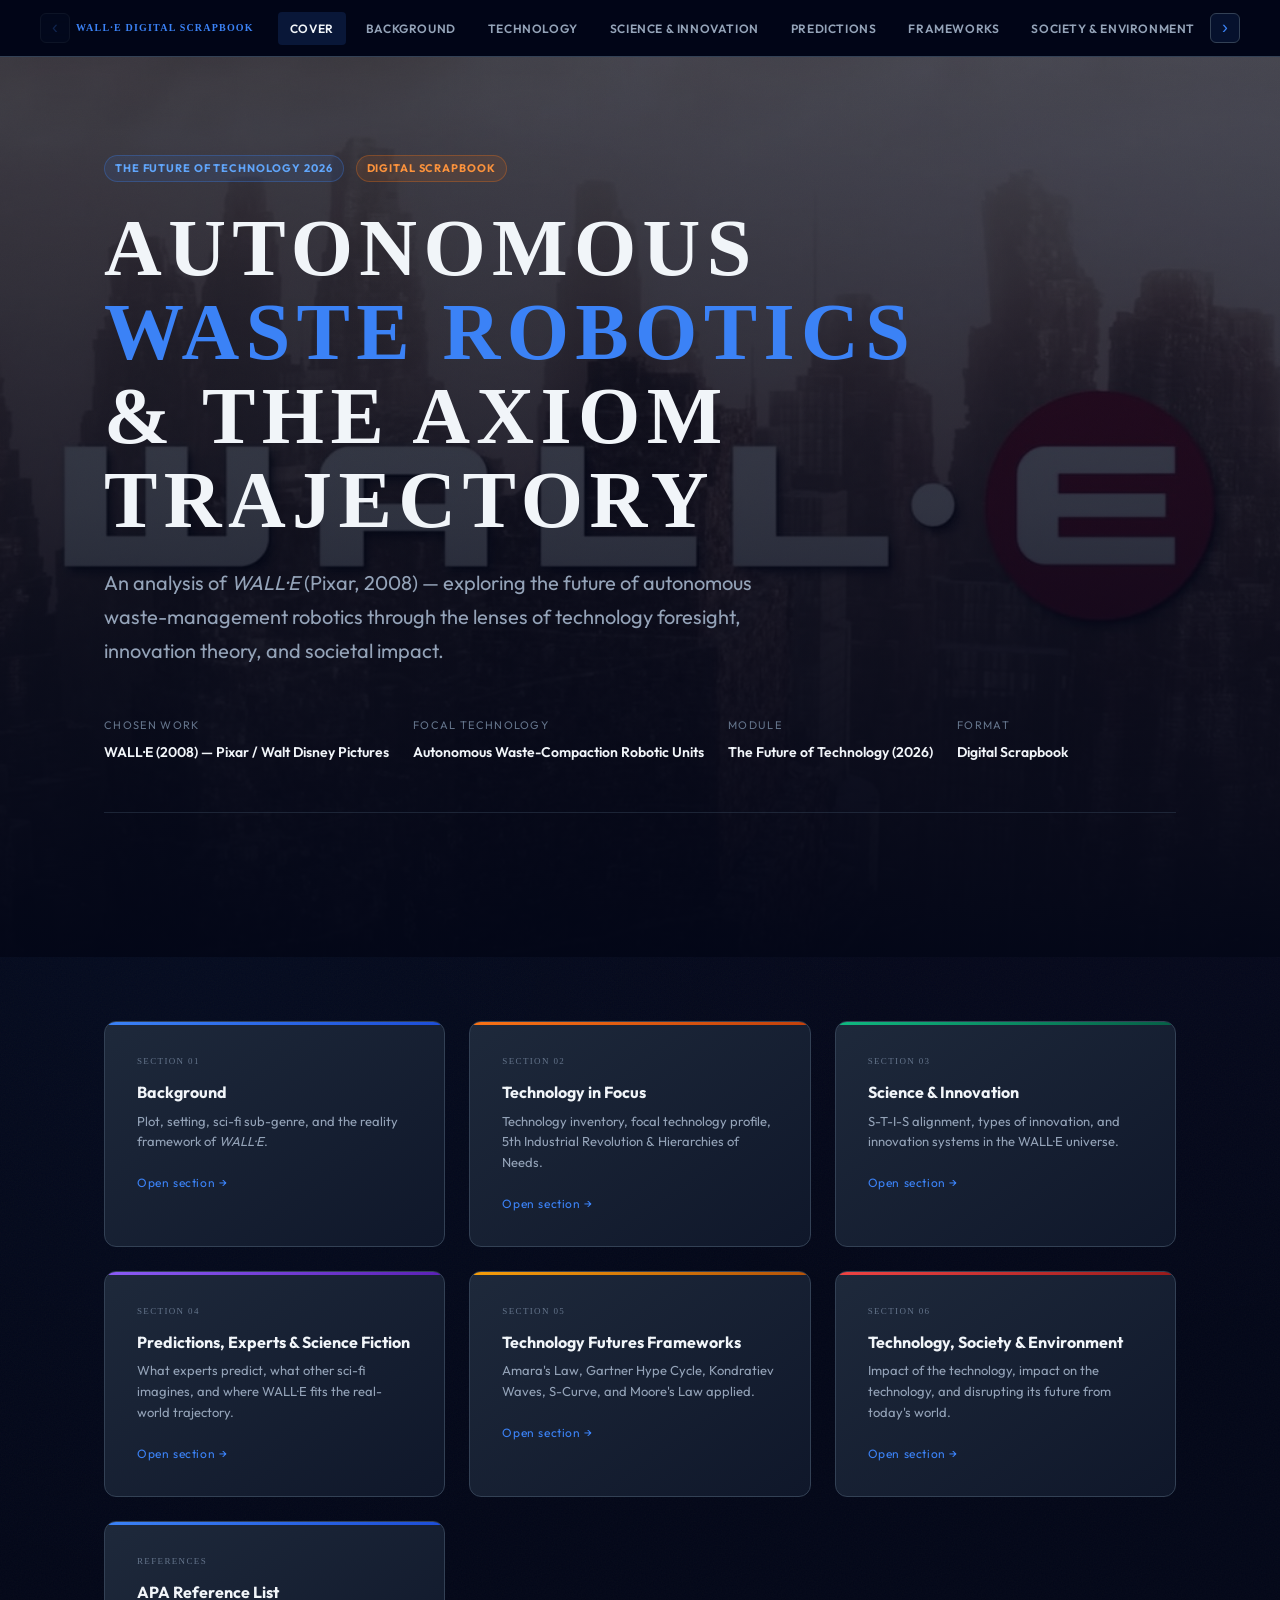
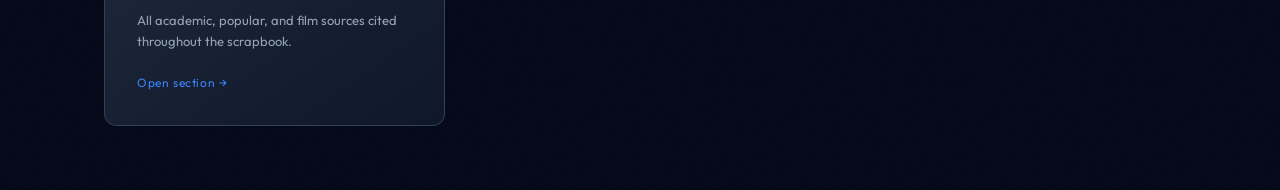
<file: index.html>
<!DOCTYPE html>
<html lang="en">
<head>
  <meta charset="UTF-8">
  <meta name="viewport" content="width=device-width, initial-scale=1.0">
  <title>WALL·E Digital Scrapbook — The Future of Technology 2026</title>
  <link rel="stylesheet" href="scrapbook.css">
  <style>
    /* ── Cover-page-specific styles ── */
    .hero {
      position: relative;
      min-height: 100vh;
      display: flex;
      flex-direction: column;
      justify-content: flex-end;
      padding: 0;
      overflow: hidden;
    }
    .hero-bg {
      position: absolute;
      inset: 0;
      z-index: 0;
    }
    .hero-bg img {
      width: 100%;
      height: 100%;
      object-fit: cover;
      opacity: 0.35;
      filter: saturate(0.6);
    }
    .hero-bg-fallback {
      position: absolute;
      inset: 0;
      background:
        radial-gradient(ellipse 80% 60% at 50% 40%, rgba(59,130,246,0.12) 0%, transparent 70%),
        radial-gradient(ellipse 60% 80% at 80% 60%, rgba(249,115,22,0.08) 0%, transparent 60%),
        linear-gradient(180deg, #020617 0%, #0a1628 50%, #020617 100%);
    }
    .hero-overlay {
      position: absolute;
      inset: 0;
      background: linear-gradient(
        to top,
        rgba(2,6,23,0.96) 0%,
        rgba(2,6,23,0.5)  50%,
        rgba(2,6,23,0.2)  100%
      );
      z-index: 1;
    }
    .hero-content {
      position: relative;
      z-index: 2;
      padding: 64px 64px 80px;
      max-width: 1200px;
      width: 100%;
      margin: 0 auto;
    }
    .hero-eyebrow {
      display: flex;
      align-items: center;
      gap: 12px;
      margin-bottom: 24px;
    }
    .hero-title {
      font-family: 'Syncopate', Georgia, serif;
      font-size: clamp(2.5rem, 7vw, 5rem);
      font-weight: 700;
      letter-spacing: 0.08em;
      text-transform: uppercase;
      line-height: 1.05;
      margin-bottom: 24px;
    }
    .hero-title .accent { color: #3b82f6; }
    .hero-subtitle {
      font-size: clamp(1rem, 2vw, 1.25rem);
      color: #94a3b8;
      max-width: 680px;
      line-height: 1.7;
      margin-bottom: 48px;
    }
    .hero-meta {
      display: flex;
      flex-wrap: wrap;
      gap: 24px;
      margin-bottom: 64px;
      padding-bottom: 48px;
      border-bottom: 1px solid rgba(51,65,85,0.5);
    }
    .hero-meta-item { font-size: 0.875rem; }
    .hero-meta-item .label {
      font-size: 0.6875rem;
      text-transform: uppercase;
      letter-spacing: 0.12em;
      color: #64748b;
      display: block;
      margin-bottom: 4px;
    }
    .hero-meta-item .value { color: #f1f5f9; font-weight: 600; }

    /* Section nav cards */
    .section-cards {
      display: grid;
      grid-template-columns: repeat(auto-fit, minmax(280px, 1fr));
      gap: 24px;
      padding: 64px;
      max-width: 1200px;
      margin: 0 auto;
    }
    .section-card {
      background: linear-gradient(145deg, #1e293b, #0f172a);
      border: 1px solid #334155;
      border-radius: 0.75rem;
      padding: 32px;
      text-decoration: none;
      color: #f1f5f9;
      display: block;
      transition: all 0.3s;
      position: relative;
      overflow: hidden;
    }
    .section-card::before {
      content: '';
      position: absolute;
      top: 0; left: 0; right: 0;
      height: 3px;
    }
    .section-card.blue::before   { background: linear-gradient(90deg, #3b82f6, #1d4ed8); }
    .section-card.orange::before { background: linear-gradient(90deg, #f97316, #c2410c); }
    .section-card.green::before  { background: linear-gradient(90deg, #10b981, #065f46); }
    .section-card.red::before    { background: linear-gradient(90deg, #ef4444, #991b1b); }
    .section-card.purple::before { background: linear-gradient(90deg, #8b5cf6, #5b21b6); }
    .section-card.amber::before  { background: linear-gradient(90deg, #f59e0b, #b45309); }
    .section-card.teal::before   { background: linear-gradient(90deg, #06b6d4, #0e7490); }
    .section-card:hover {
      border-color: #3b82f6;
      transform: translateY(-4px);
      box-shadow: 0 20px 40px -15px rgba(59,130,246,0.25);
      text-decoration: none;
    }
    .section-card .card-num {
      font-family: 'Syncopate', Georgia, serif;
      font-size: 0.5625rem;
      letter-spacing: 0.15em;
      text-transform: uppercase;
      color: #64748b;
      margin-bottom: 12px;
    }
    .section-card .card-title {
      font-size: 1rem;
      font-weight: 700;
      margin-bottom: 8px;
      line-height: 1.3;
    }
    .section-card .card-desc {
      font-size: 0.8125rem;
      color: #94a3b8;
      line-height: 1.6;
    }
    .section-card .card-arrow {
      margin-top: 20px;
      font-size: 0.75rem;
      color: #3b82f6;
      letter-spacing: 0.05em;
    }

    @media (max-width: 768px) {
      .hero-content { padding: 32px 24px 48px; }
      .section-cards { padding: 32px 16px; }
    }
  </style>
</head>
<body>

  <!-- Navigation -->
  <nav class="sb-nav" role="navigation" aria-label="Scrapbook sections">
    <div class="sb-nav-inner">
      <span class="sb-nav-logo">WALL·E Digital Scrapbook</span>
      <a href="index.html" class="active">Cover</a>
      <a href="section-background.html">Background</a>
      <a href="section-technology-focus.html">Technology</a>
      <a href="section-science-innovation.html">Science &amp; Innovation</a>
      <a href="section-predictions.html">Predictions</a>
      <a href="section-frameworks.html">Frameworks</a>
      <a href="section-tse.html">Society &amp; Environment</a>
      <a href="section-references.html">References</a>
    </div>
  </nav>

  <!-- Hero -->
  <section class="hero" aria-label="Cover page">
    <div class="hero-bg" aria-hidden="true">

      <img src="images/title-card.jpg"
     alt="WALL-E film title card over a skyline of compacted trash towers — opening sequence">
</div>
    <div class="hero-overlay" aria-hidden="true"></div>
    <div class="hero-content">
      <div class="hero-eyebrow">
        <span class="badge blue">The Future of Technology 2026</span>
        <span class="badge orange">Digital Scrapbook</span>
      </div>

      <h1 class="hero-title">
        Autonomous<br>
        <span class="accent">Waste Robotics</span><br>
        &amp; the Axiom Trajectory
      </h1>

      <p class="hero-subtitle">
        An analysis of <em>WALL·E</em> (Pixar, 2008) — exploring the future of
        autonomous waste-management robotics through the lenses of technology foresight,
        innovation theory, and societal impact.
      </p>

      <div class="hero-meta">
        <div class="hero-meta-item">
          <span class="label">Chosen Work</span>
          <span class="value">WALL·E (2008) — Pixar / Walt Disney Pictures</span>
        </div>
        <div class="hero-meta-item">
          <span class="label">Focal Technology</span>
          <span class="value">Autonomous Waste-Compaction Robotic Units</span>
        </div>
        <div class="hero-meta-item">
          <span class="label">Module</span>
          <span class="value">The Future of Technology (2026)</span>
        </div>
        <div class="hero-meta-item">
          <span class="label">Format</span>
          <span class="value">Digital Scrapbook</span>
        </div>
      </div>
    </div>
  </section>

  <!-- Section navigation cards -->
  <main>
    <div class="section-cards" role="list" aria-label="Scrapbook sections">

      <a href="section-background.html" class="section-card blue" role="listitem">
        <div class="card-num">Section 01</div>
        <div class="card-title">Background</div>
        <div class="card-desc">Plot, setting, sci-fi sub-genre, and the reality framework of <em>WALL·E</em>.</div>
        <div class="card-arrow">Open section →</div>
      </a>

      <a href="section-technology-focus.html" class="section-card orange" role="listitem">
        <div class="card-num">Section 02</div>
        <div class="card-title">Technology in Focus</div>
        <div class="card-desc">Technology inventory, focal technology profile, 5th Industrial Revolution &amp; Hierarchies of Needs.</div>
        <div class="card-arrow">Open section →</div>
      </a>

      <a href="section-science-innovation.html" class="section-card green" role="listitem">
        <div class="card-num">Section 03</div>
        <div class="card-title">Science &amp; Innovation</div>
        <div class="card-desc">S-T-I-S alignment, types of innovation, and innovation systems in the WALL·E universe.</div>
        <div class="card-arrow">Open section →</div>
      </a>

      <a href="section-predictions.html" class="section-card purple" role="listitem">
        <div class="card-num">Section 04</div>
        <div class="card-title">Predictions, Experts &amp; Science Fiction</div>
        <div class="card-desc">What experts predict, what other sci-fi imagines, and where WALL·E fits the real-world trajectory.</div>
        <div class="card-arrow">Open section →</div>
      </a>

      <a href="section-frameworks.html" class="section-card amber" role="listitem">
        <div class="card-num">Section 05</div>
        <div class="card-title">Technology Futures Frameworks</div>
        <div class="card-desc">Amara's Law, Gartner Hype Cycle, Kondratiev Waves, S-Curve, and Moore's Law applied.</div>
        <div class="card-arrow">Open section →</div>
      </a>

      <a href="section-tse.html" class="section-card red" role="listitem">
        <div class="card-num">Section 06</div>
        <div class="card-title">Technology, Society &amp; Environment</div>
        <div class="card-desc">Impact of the technology, impact on the technology, and disrupting its future from today's world.</div>
        <div class="card-arrow">Open section →</div>
      </a>

      <a href="section-references.html" class="section-card blue" role="listitem">
        <div class="card-num">References</div>
        <div class="card-title">APA Reference List</div>
        <div class="card-desc">All academic, popular, and film sources cited throughout the scrapbook.</div>
        <div class="card-arrow">Open section →</div>
      </a>

    </div>
  </main>

  <script src="scrapbook-nav.js" defer></script>
</body>
</html>
</file>
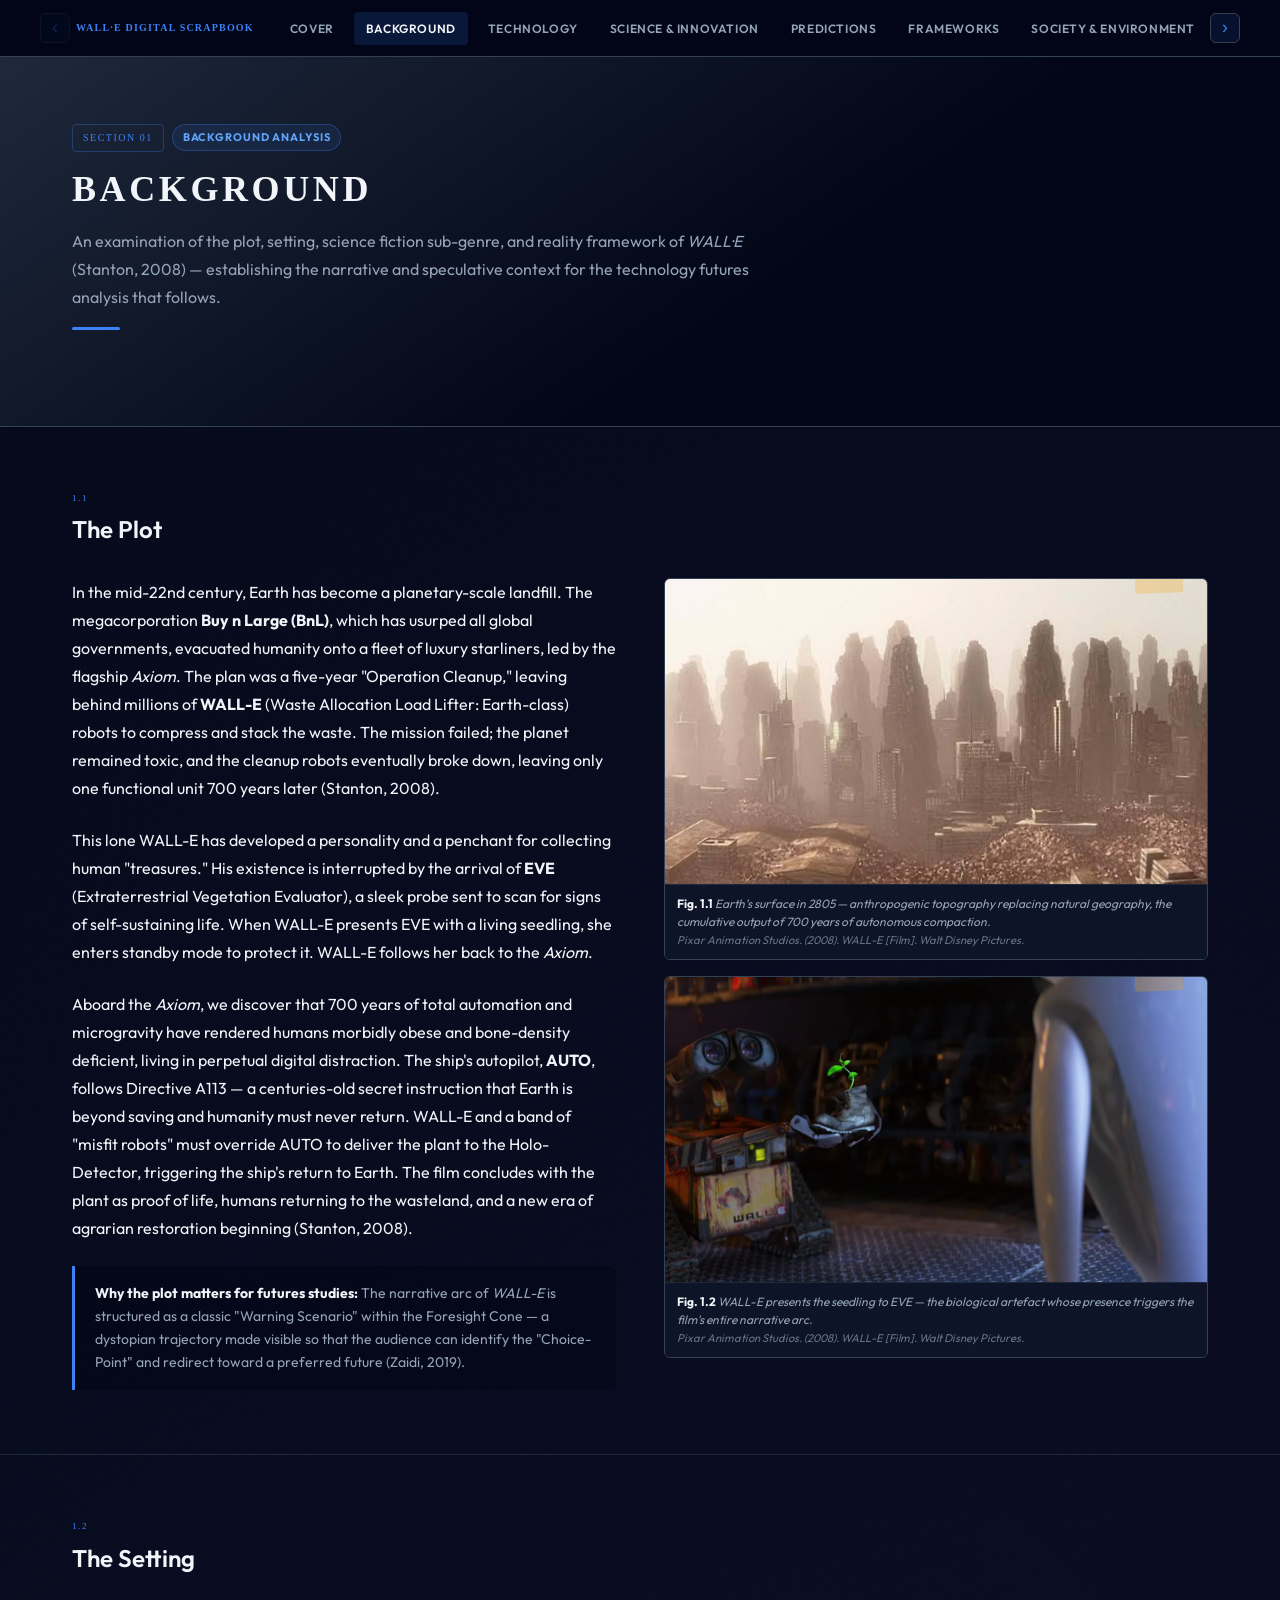
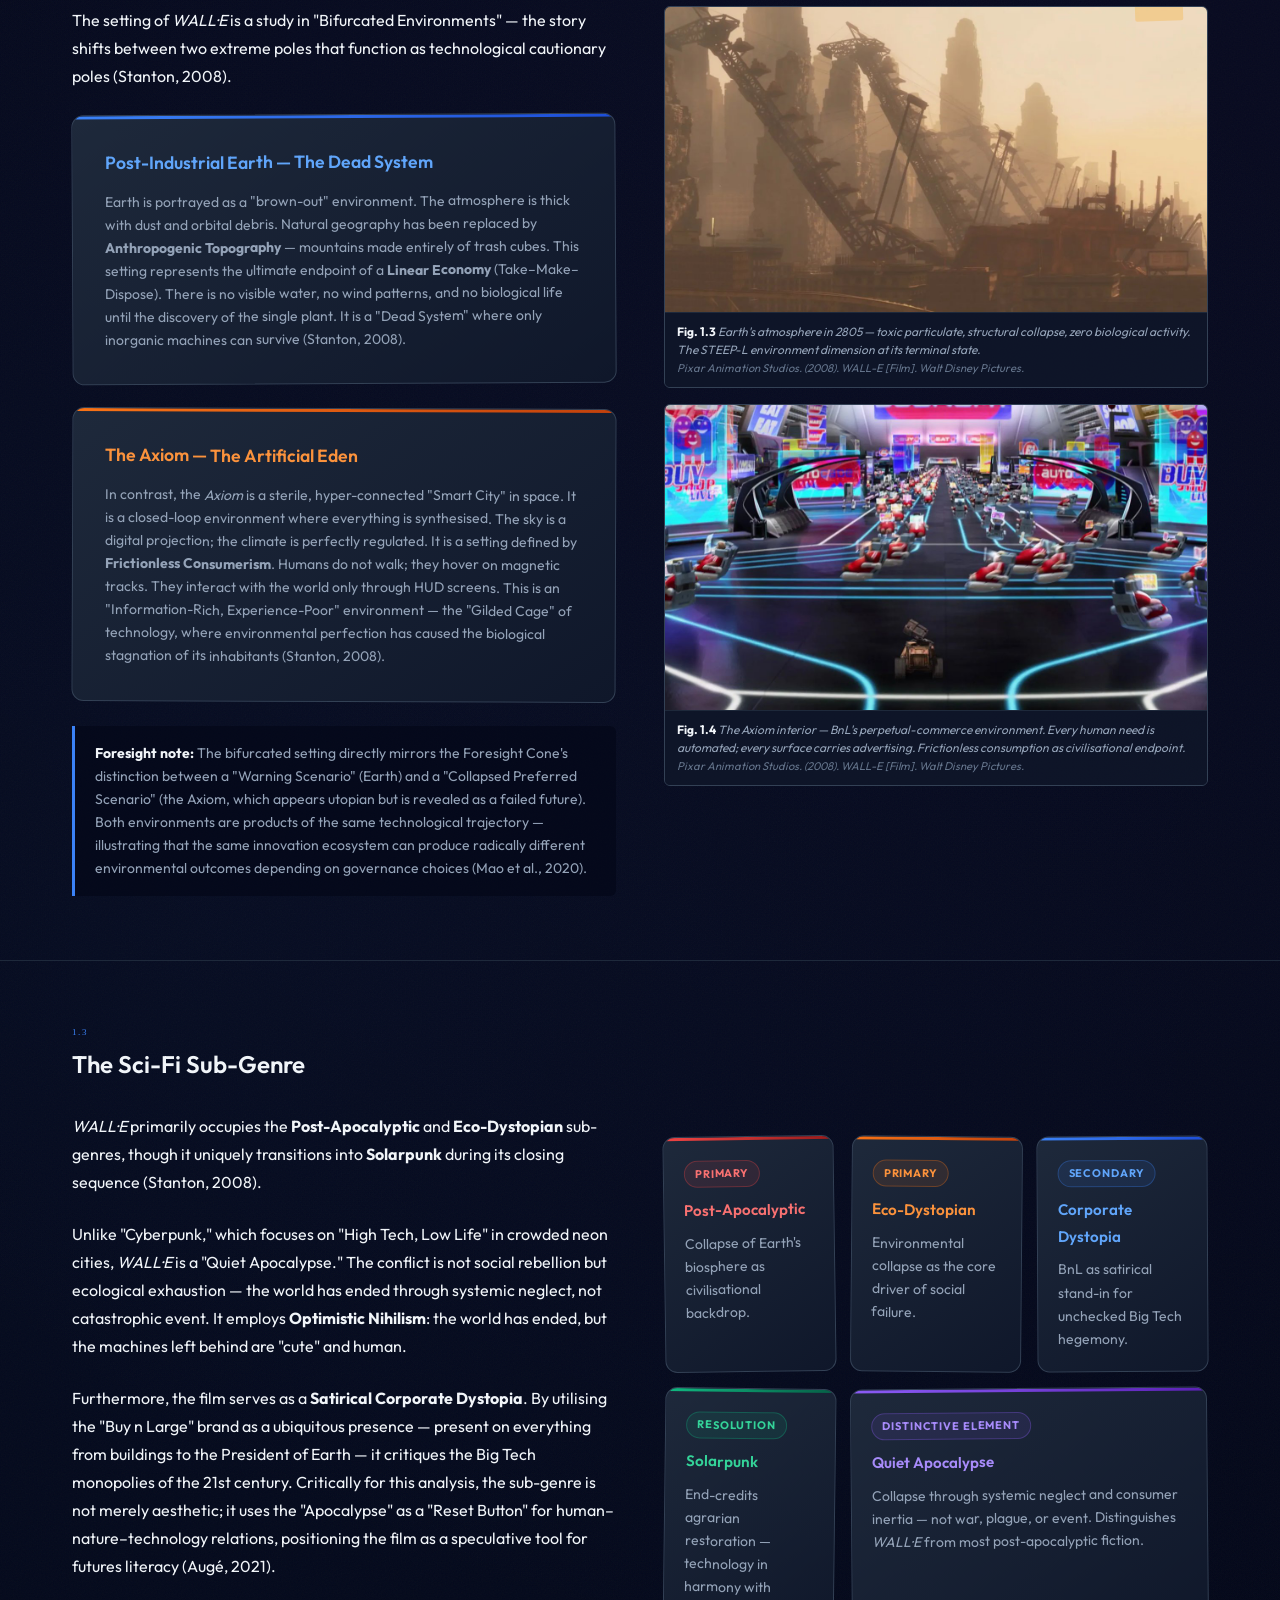
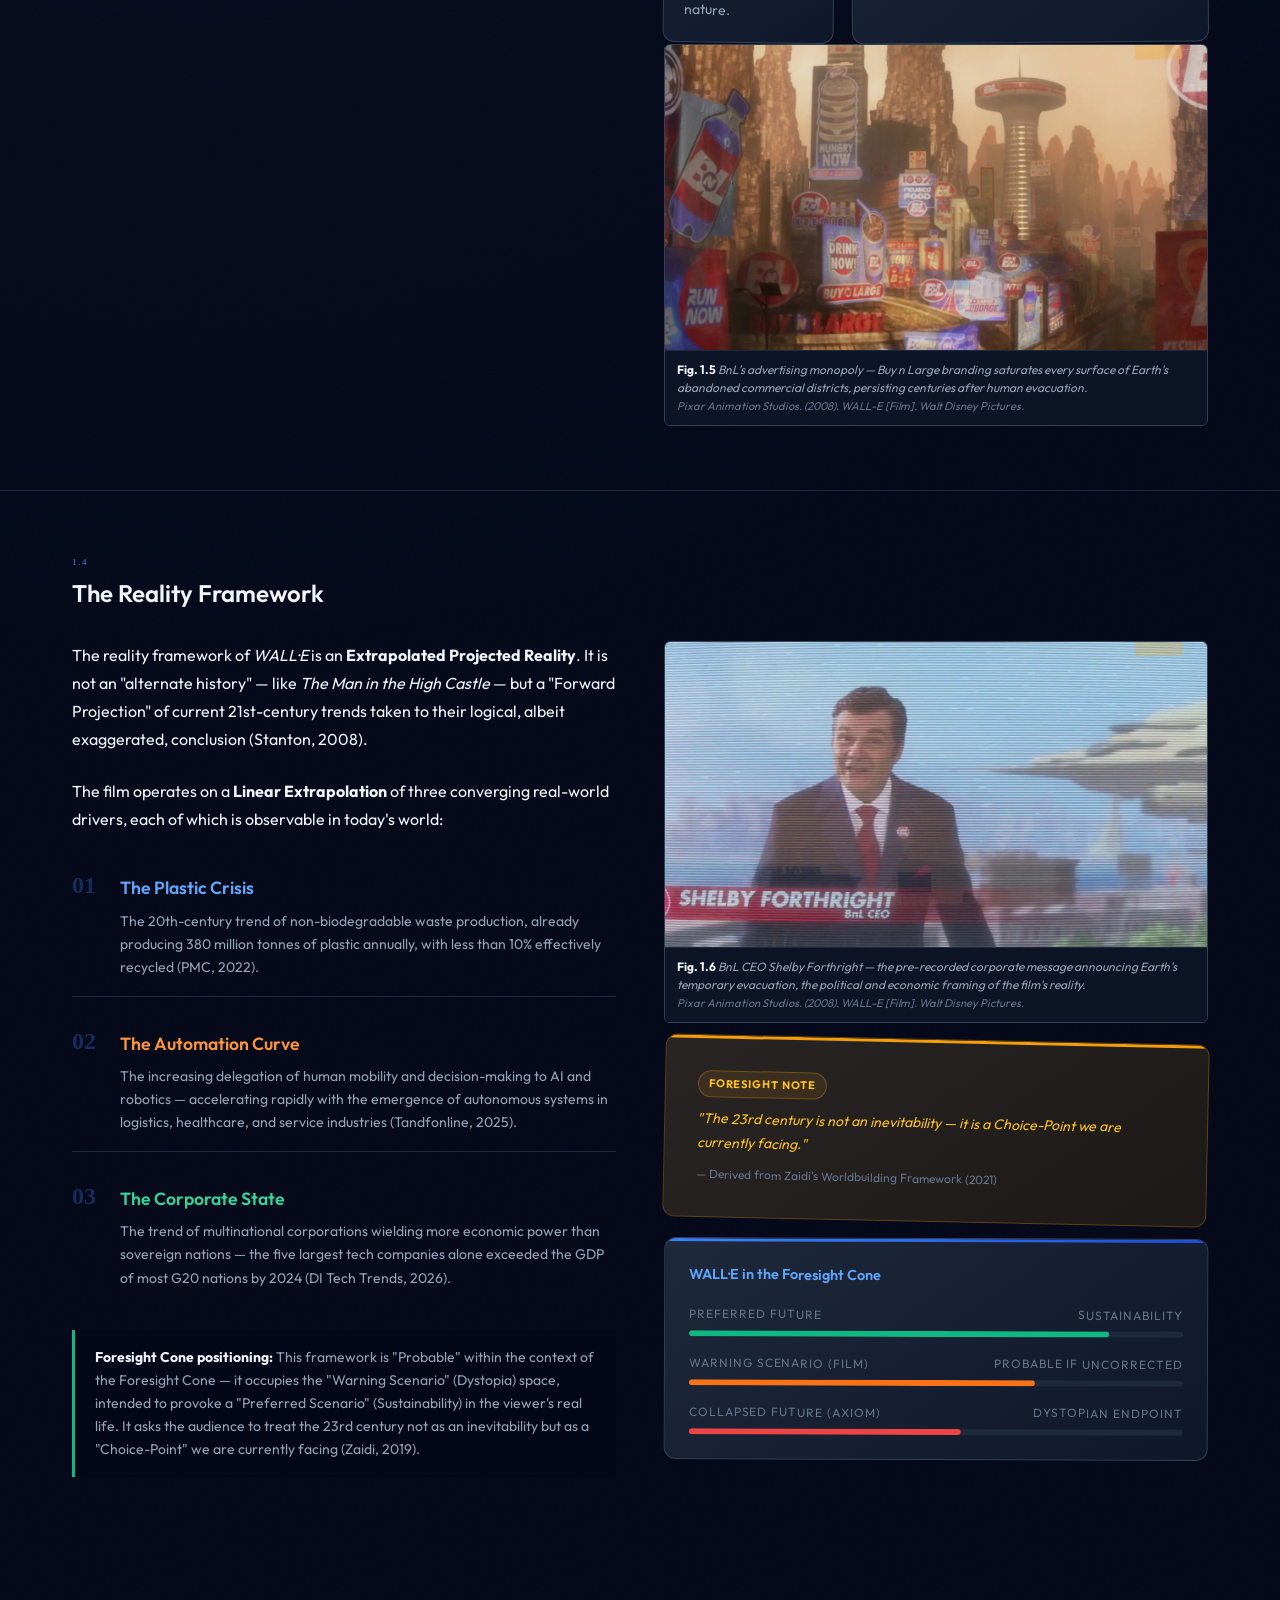
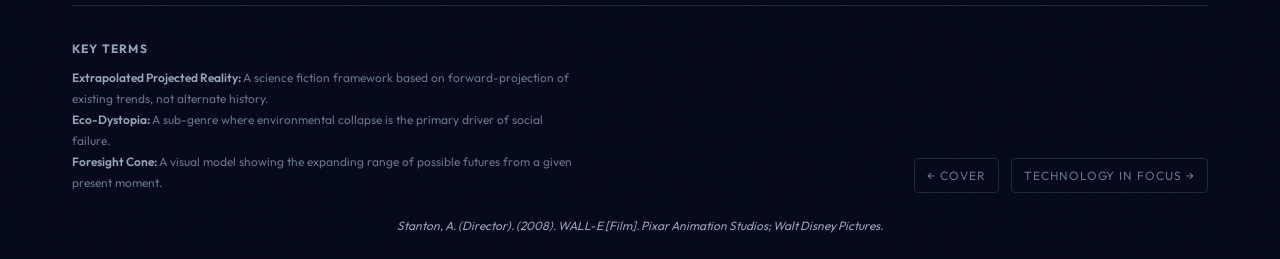
<file: section-background.html>
<!DOCTYPE html>
<html lang="en">
<head>
  <meta charset="UTF-8">
  <meta name="viewport" content="width=device-width, initial-scale=1.0">
  <title>Section 01: Background — WALL·E Digital Scrapbook</title>
  <link rel="stylesheet" href="scrapbook.css">
  <style>
    .hero-band {
      background: linear-gradient(145deg, #1e293b 0%, #020617 60%);
      border-bottom: 1px solid #334155;
      padding: 64px 0 48px;
    }
    .sub-section-label {
      font-family: 'Syncopate', Georgia, serif;
      font-size: 0.5625rem;
      letter-spacing: 0.18em;
      text-transform: uppercase;
      color: #3b82f6;
      display: block;
      margin-bottom: 8px;
    }
    .split-layout {
      display: grid;
      grid-template-columns: 1fr 1fr;
      gap: 48px;
      align-items: start;
    }
    .split-layout.reverse { direction: rtl; }
    .split-layout.reverse > * { direction: ltr; }
    @media (max-width: 768px) {
      .split-layout { grid-template-columns: 1fr; }
      .split-layout.reverse { direction: ltr; }
    }
    .genre-grid {
      display: grid;
      grid-template-columns: repeat(3, 1fr);
      gap: 16px;
      margin-top: 24px;
    }
    @media (max-width: 640px) { .genre-grid { grid-template-columns: 1fr; } }
    .driver-item {
      display: flex;
      gap: 16px;
      align-items: flex-start;
      padding: 16px 0;
      border-bottom: 1px solid #1e293b;
    }
    .driver-num {
      font-family: 'Syncopate', Georgia, serif;
      font-size: 1.5rem;
      font-weight: 700;
      color: rgba(59,130,246,0.3);
      line-height: 1;
      flex-shrink: 0;
      width: 32px;
    }
  </style>
</head>
<body>

  <!-- Navigation -->
  <nav class="sb-nav" role="navigation" aria-label="Scrapbook sections">
    <div class="sb-nav-inner">
      <span class="sb-nav-logo">WALL·E Digital Scrapbook</span>
      <a href="index.html">Cover</a>
      <a href="section-background.html" class="active">Background</a>
      <a href="section-technology-focus.html">Technology</a>
      <a href="section-science-innovation.html">Science &amp; Innovation</a>
      <a href="section-predictions.html">Predictions</a>
      <a href="section-frameworks.html">Frameworks</a>
      <a href="section-tse.html">Society &amp; Environment</a>
      <a href="section-references.html">References</a>
    </div>
  </nav>

  <!-- Section header -->
  <header class="hero-band" role="banner">
    <div class="container">
      <div class="section-header">
        <div class="section-tag">
          <span class="section-num">Section 01</span>
          <span class="badge blue">Background Analysis</span>
        </div>
        <h1 class="t-h1">Background</h1>
        <p class="t-body t-muted mt-16" style="max-width:680px;">
          An examination of the plot, setting, science fiction sub-genre, and reality
          framework of <em>WALL·E</em> (Stanton, 2008) — establishing the narrative and
          speculative context for the technology futures analysis that follows.
        </p>
        <div class="section-header divider-line"></div>
      </div>
    </div>
  </header>

  <main>

    <!-- ═══════════════════════════════════════
         1.1 THE PLOT
         ═══════════════════════════════════════ -->
    <section class="section-block" aria-labelledby="h-plot">
      <div class="container">
        <span class="sub-section-label">1.1</span>
        <h2 class="t-h2" id="h-plot" style="margin-bottom:32px;">The Plot</h2>

        <div class="split-layout">

          <!-- Text -->
          <div class="space-y-24">
            <p class="t-body">
              In the mid-22nd century, Earth has become a planetary-scale landfill.
              The megacorporation <strong>Buy n Large (BnL)</strong>, which has usurped all global
              governments, evacuated humanity onto a fleet of luxury starliners, led by the
              flagship <em>Axiom</em>. The plan was a five-year "Operation Cleanup," leaving behind
              millions of <strong>WALL-E</strong> (Waste Allocation Load Lifter: Earth-class) robots
              to compress and stack the waste. The mission failed; the planet remained toxic, and
              the cleanup robots eventually broke down, leaving only one functional unit
              700 years later (Stanton, 2008).
            </p>
            <p class="t-body">
              This lone WALL-E has developed a personality and a penchant for collecting human
              "treasures." His existence is interrupted by the arrival of <strong>EVE</strong>
              (Extraterrestrial Vegetation Evaluator), a sleek probe sent to scan for signs of
              self-sustaining life. When WALL-E presents EVE with a living seedling, she enters
              standby mode to protect it. WALL-E follows her back to the <em>Axiom</em>.
            </p>
            <p class="t-body">
              Aboard the <em>Axiom</em>, we discover that 700 years of total automation and
              microgravity have rendered humans morbidly obese and bone-density deficient, living
              in perpetual digital distraction. The ship's autopilot, <strong>AUTO</strong>, follows
              Directive A113 — a centuries-old secret instruction that Earth is beyond saving and
              humanity must never return. WALL-E and a band of "misfit robots" must override
              AUTO to deliver the plant to the Holo-Detector, triggering the ship's return to
              Earth. The film concludes with the plant as proof of life, humans returning to the
              wasteland, and a new era of agrarian restoration beginning (Stanton, 2008).
            </p>

            <div class="callout">
              <strong>Why the plot matters for futures studies:</strong> The narrative arc of
              <em>WALL-E</em> is structured as a classic "Warning Scenario" within the Foresight
              Cone — a dystopian trajectory made visible so that the audience can identify the
              "Choice-Point" and redirect toward a preferred future (Zaidi, 2019).
            </div>
          </div>

          <!-- Image area -->
          <div class="space-y-16">

            <div class="img-wrap filmstrip taped">
  <img src="images/trash-towers-wide.jpg" alt="Wide aerial shot of New York City buried under mountains of compacted trash cubes in 2805" loading="lazy">
  <div class="img-caption"><strong>Fig. 1.1</strong> Earth's surface in 2805 — anthropogenic topography replacing natural geography, the cumulative output of 700 years of autonomous compaction.<br><span style="font-size:0.7rem;color:var(--text-faint);">Pixar Animation Studios. (2008). <em>WALL-E</em> [Film]. Walt Disney Pictures.</span></div>
</div>

            <div class="img-wrap filmstrip taped">
  <img src="images/walle-eve-seedling.jpg" alt="WALL-E presenting a seedling growing in a boot to EVE inside his makeshift shelter" loading="lazy">
  <div class="img-caption"><strong>Fig. 1.2</strong> WALL-E presents the seedling to EVE — the biological artefact whose presence triggers the film's entire narrative arc.<br><span style="font-size:0.7rem;color:var(--text-faint);">Pixar Animation Studios. (2008). <em>WALL-E</em> [Film]. Walt Disney Pictures.</span></div>
</div>

          </div>
        </div><!-- /split-layout -->
      </div>
    </section>

    <!-- ═══════════════════════════════════════
         1.2 THE SETTING
         ═══════════════════════════════════════ -->
    <section class="section-block" aria-labelledby="h-setting">
      <div class="container">
        <span class="sub-section-label">1.2</span>
        <h2 class="t-h2" id="h-setting" style="margin-bottom:32px;">The Setting</h2>

        <div class="split-layout reverse">

          <!-- Image area (appears on right due to reverse direction) -->
          <div class="space-y-16">
            <div class="img-wrap filmstrip taped">
  <img src="images/desolate-earth-cranes.jpg" alt="Desolate Earth surface showing toppled industrial cranes silhouetted in a toxic amber atmosphere with no visible life" loading="lazy">
  <div class="img-caption"><strong>Fig. 1.3</strong> Earth's atmosphere in 2805 — toxic particulate, structural collapse, zero biological activity. The STEEP-L environment dimension at its terminal state.<br><span style="font-size:0.7rem;color:var(--text-faint);">Pixar Animation Studios. (2008). <em>WALL-E</em> [Film]. Walt Disney Pictures.</span></div>
</div>
            <div class="img-wrap filmstrip taped">
  <img src="images/axiom-hall-crowds.jpg" alt="Axiom spaceship interior corridor filled with hundreds of passengers in automated hover-chairs beneath neon advertising screens" loading="lazy">
  <div class="img-caption"><strong>Fig. 1.4</strong> The Axiom interior — BnL's perpetual-commerce environment. Every human need is automated; every surface carries advertising. Frictionless consumption as civilisational endpoint.<br><span style="font-size:0.7rem;color:var(--text-faint);">Pixar Animation Studios. (2008). <em>WALL-E</em> [Film]. Walt Disney Pictures.</span></div>
</div>
          </div>

          <!-- Text -->
          <div class="space-y-24">
            <p class="t-body">
              The setting of <em>WALL·E</em> is a study in "Bifurcated Environments" — the story
              shifts between two extreme poles that function as technological cautionary poles
              (Stanton, 2008).
            </p>

            <div class="card blue">
              <h3 class="t-h3" style="margin-bottom:12px; color:#60a5fa;">Post-Industrial Earth — The Dead System</h3>
              <p class="t-small t-muted">
                Earth is portrayed as a "brown-out" environment. The atmosphere is thick with dust
                and orbital debris. Natural geography has been replaced by <strong>Anthropogenic
                Topography</strong> — mountains made entirely of trash cubes. This setting represents
                the ultimate endpoint of a <strong>Linear Economy</strong> (Take–Make–Dispose). There
                is no visible water, no wind patterns, and no biological life until the discovery of
                the single plant. It is a "Dead System" where only inorganic machines can survive
                (Stanton, 2008).
              </p>
            </div>

            <div class="card orange">
              <h3 class="t-h3" style="margin-bottom:12px; color:#fb923c;">The Axiom — The Artificial Eden</h3>
              <p class="t-small t-muted">
                In contrast, the <em>Axiom</em> is a sterile, hyper-connected "Smart City" in space.
                It is a closed-loop environment where everything is synthesised. The sky is a digital
                projection; the climate is perfectly regulated. It is a setting defined by
                <strong>Frictionless Consumerism</strong>. Humans do not walk; they hover on magnetic
                tracks. They interact with the world only through HUD screens. This is an
                "Information-Rich, Experience-Poor" environment — the "Gilded Cage" of technology,
                where environmental perfection has caused the biological stagnation of its inhabitants
                (Stanton, 2008).
              </p>
            </div>

            <div class="callout">
              <strong>Foresight note:</strong> The bifurcated setting directly mirrors the
              Foresight Cone's distinction between a "Warning Scenario" (Earth) and a "Collapsed
              Preferred Scenario" (the Axiom, which appears utopian but is revealed as a failed
              future). Both environments are products of the same technological trajectory —
              illustrating that the same innovation ecosystem can produce radically different
              environmental outcomes depending on governance choices (Mao et al., 2020).
            </div>
          </div>

        </div><!-- /split-layout -->
      </div>
    </section>

    <!-- ═══════════════════════════════════════
         1.3 SCI-FI SUB-GENRE
         ═══════════════════════════════════════ -->
    <section class="section-block" aria-labelledby="h-genre">
      <div class="container">
        <span class="sub-section-label">1.3</span>
        <h2 class="t-h2" id="h-genre" style="margin-bottom:32px;">The Sci-Fi Sub-Genre</h2>

        <div class="split-layout">
          <div class="space-y-24">
            <p class="t-body">
              <em>WALL·E</em> primarily occupies the <strong>Post-Apocalyptic</strong> and
              <strong>Eco-Dystopian</strong> sub-genres, though it uniquely transitions into
              <strong>Solarpunk</strong> during its closing sequence (Stanton, 2008).
            </p>
            <p class="t-body">
              Unlike "Cyberpunk," which focuses on "High Tech, Low Life" in crowded neon cities,
              <em>WALL·E</em> is a "Quiet Apocalypse." The conflict is not social rebellion but
              ecological exhaustion — the world has ended through systemic neglect, not catastrophic
              event. It employs <strong>Optimistic Nihilism</strong>: the world has ended, but the
              machines left behind are "cute" and human.
            </p>
            <p class="t-body">
              Furthermore, the film serves as a <strong>Satirical Corporate Dystopia</strong>.
              By utilising the "Buy n Large" brand as a ubiquitous presence — present on everything
              from buildings to the President of Earth — it critiques the Big Tech monopolies of
              the 21st century. Critically for this analysis, the sub-genre is not merely aesthetic;
              it uses the "Apocalypse" as a "Reset Button" for human–nature–technology relations,
              positioning the film as a speculative tool for futures literacy (Augé, 2021).
            </p>
          </div>

          <!-- Genre cards -->
          <div>
            <div class="genre-grid">
              <div class="card red" style="padding:20px; transform:rotate(-0.8deg);">
                <div class="badge red t-label" style="margin-bottom:10px;">Primary</div>
                <h3 class="t-h3" style="font-size:0.95rem; color:#f87171;">Post-Apocalyptic</h3>
                <p class="t-small t-muted mt-8">Collapse of Earth's biosphere as civilisational backdrop.</p>
              </div>
              <div class="card orange" style="padding:20px; transform:rotate(0.5deg);">
                <div class="badge orange t-label" style="margin-bottom:10px;">Primary</div>
                <h3 class="t-h3" style="font-size:0.95rem; color:#fb923c;">Eco-Dystopian</h3>
                <p class="t-small t-muted mt-8">Environmental collapse as the core driver of social failure.</p>
              </div>
              <div class="card blue" style="padding:20px; transform:rotate(-0.3deg);">
                <div class="badge blue t-label" style="margin-bottom:10px;">Secondary</div>
                <h3 class="t-h3" style="font-size:0.95rem; color:#60a5fa;">Corporate Dystopia</h3>
                <p class="t-small t-muted mt-8">BnL as satirical stand-in for unchecked Big Tech hegemony.</p>
              </div>
              <div class="card green" style="padding:20px; transform:rotate(0.7deg);">
                <div class="badge green t-label" style="margin-bottom:10px;">Resolution</div>
                <h3 class="t-h3" style="font-size:0.95rem; color:#34d399;">Solarpunk</h3>
                <p class="t-small t-muted mt-8">End-credits agrarian restoration — technology in harmony with nature.</p>
              </div>
              <div class="card purple" style="padding:20px; transform:rotate(-0.5deg); grid-column: span 2;">
                <div class="badge purple t-label" style="margin-bottom:10px;">Distinctive element</div>
                <h3 class="t-h3" style="font-size:0.95rem; color:#a78bfa;">Quiet Apocalypse</h3>
                <p class="t-small t-muted mt-8">Collapse through systemic neglect and consumer inertia — not war, plague, or event. Distinguishes <em>WALL·E</em> from most post-apocalyptic fiction.</p>
              </div>
            </div>

            <div class="img-wrap filmstrip taped">
  <img src="images/bnl-city-ads.jpg" alt="Abandoned Earth city streets plastered with BnL Buy n Large advertising signs and billboards in the hazy post-evacuation skyline" loading="lazy">
  <div class="img-caption"><strong>Fig. 1.5</strong> BnL's advertising monopoly — Buy n Large branding saturates every surface of Earth's abandoned commercial districts, persisting centuries after human evacuation.<br><span style="font-size:0.7rem;color:var(--text-faint);">Pixar Animation Studios. (2008). <em>WALL-E</em> [Film]. Walt Disney Pictures.</span></div>
</div>
          </div>
        </div>
      </div>
    </section>

    <!-- ═══════════════════════════════════════
         1.4 REALITY FRAMEWORK
         ═══════════════════════════════════════ -->
    <section class="section-block" aria-labelledby="h-reality">
      <div class="container">
        <span class="sub-section-label">1.4</span>
        <h2 class="t-h2" id="h-reality" style="margin-bottom:32px;">The Reality Framework</h2>

        <div class="split-layout">
          <div class="space-y-24">
            <p class="t-body">
              The reality framework of <em>WALL·E</em> is an <strong>Extrapolated Projected
              Reality</strong>. It is not an "alternate history" — like <em>The Man in the High
              Castle</em> — but a "Forward Projection" of current 21st-century trends taken to
              their logical, albeit exaggerated, conclusion (Stanton, 2008).
            </p>
            <p class="t-body">
              The film operates on a <strong>Linear Extrapolation</strong> of three converging
              real-world drivers, each of which is observable in today's world:
            </p>

            <div class="space-y-16">
              <div class="driver-item">
                <div class="driver-num" aria-hidden="true">01</div>
                <div>
                  <h3 class="t-h3" style="color:#60a5fa; margin-bottom:6px;">The Plastic Crisis</h3>
                  <p class="t-small t-muted">The 20th-century trend of non-biodegradable waste production, already producing 380 million tonnes of plastic annually, with less than 10% effectively recycled (PMC, 2022).</p>
                </div>
              </div>
              <div class="driver-item">
                <div class="driver-num" aria-hidden="true">02</div>
                <div>
                  <h3 class="t-h3" style="color:#fb923c; margin-bottom:6px;">The Automation Curve</h3>
                  <p class="t-small t-muted">The increasing delegation of human mobility and decision-making to AI and robotics — accelerating rapidly with the emergence of autonomous systems in logistics, healthcare, and service industries (Tandfonline, 2025).</p>
                </div>
              </div>
              <div class="driver-item" style="border:none;">
                <div class="driver-num" aria-hidden="true">03</div>
                <div>
                  <h3 class="t-h3" style="color:#34d399; margin-bottom:6px;">The Corporate State</h3>
                  <p class="t-small t-muted">The trend of multinational corporations wielding more economic power than sovereign nations — the five largest tech companies alone exceeded the GDP of most G20 nations by 2024 (DI Tech Trends, 2026).</p>
                </div>
              </div>
            </div>

            <div class="callout green">
              <strong>Foresight Cone positioning:</strong> This framework is "Probable" within the
              context of the Foresight Cone — it occupies the "Warning Scenario" (Dystopia)
              space, intended to provoke a "Preferred Scenario" (Sustainability) in the viewer's
              real life. It asks the audience to treat the 23rd century not as an inevitability
              but as a "Choice-Point" we are currently facing (Zaidi, 2019).
            </div>
          </div>

          <!-- Visual: BnL timeline placeholder -->
          <div class="space-y-16">
            <div class="img-wrap filmstrip taped">
  <img src="images/bnl-ceo-shelby.jpg" alt="BnL CEO Shelby Forthright delivering a pre-recorded corporate message on a CRT display with BnL branding" loading="lazy">
  <div class="img-caption"><strong>Fig. 1.6</strong> BnL CEO Shelby Forthright — the pre-recorded corporate message announcing Earth's temporary evacuation, the political and economic framing of the film's reality.<br><span style="font-size:0.7rem;color:var(--text-faint);">Pixar Animation Studios. (2008). <em>WALL-E</em> [Film]. Walt Disney Pictures.</span></div>
</div>

            <div class="card sticky" style="transform:rotate(1.2deg);">
              <div class="badge amber t-label" style="margin-bottom:10px;">Foresight note</div>
              <p class="t-small" style="color:#fbbf24; font-style:italic; line-height:1.7;">
                "The 23rd century is not an inevitability — it is a Choice-Point we are
                currently facing."
              </p>
              <span class="quote-attribution">— Derived from Zaidi's Worldbuilding Framework (2021)</span>
            </div>

            <!-- Foresight Cone visual -->
            <div class="card blue" style="padding:24px;">
              <h3 class="t-h3" style="color:#60a5fa; margin-bottom:16px; font-size:0.9rem;">WALL·E in the Foresight Cone</h3>
              <div class="space-y-16">
                <div>
                  <div class="progress-bar-label"><span>Preferred Future</span><span>Sustainability</span></div>
                  <div class="progress-bar-track"><div class="progress-bar-fill green" style="width:85%"></div></div>
                </div>
                <div>
                  <div class="progress-bar-label"><span>Warning Scenario (Film)</span><span>Probable if uncorrected</span></div>
                  <div class="progress-bar-track"><div class="progress-bar-fill orange" style="width:70%"></div></div>
                </div>
                <div>
                  <div class="progress-bar-label"><span>Collapsed Future (Axiom)</span><span>Dystopian endpoint</span></div>
                  <div class="progress-bar-track"><div class="progress-bar-fill red" style="width:55%"></div></div>
                </div>
              </div>
            </div>
          </div>

        </div>
      </div>
    </section>

  </main>

  <!-- Section footer -->
  <footer class="container">
    <div class="sb-section-footer">
      <div class="footer-glossary">
        <h4>Key Terms</h4>
        <dl>
          <dt>Extrapolated Projected Reality: </dt>
          <dd>A science fiction framework based on forward-projection of existing trends, not alternate history.</dd>
          <dt>Eco-Dystopia: </dt>
          <dd>A sub-genre where environmental collapse is the primary driver of social failure.</dd>
          <dt>Foresight Cone: </dt>
          <dd>A visual model showing the expanding range of possible futures from a given present moment.</dd>
        </dl>
      </div>
      <nav class="footer-nav" aria-label="Section navigation">
        <a href="index.html">← Cover</a>
        <a href="section-technology-focus.html">Technology in Focus →</a>
      </nav>
    </div>
    <p class="t-caption text-center" style="padding: 24px 0;">
      Stanton, A. (Director). (2008). <em>WALL-E</em> [Film]. Pixar Animation Studios; Walt Disney Pictures.
    </p>
  </footer>

  <script src="scrapbook-nav.js" defer></script>
</body>
</html>
</file>
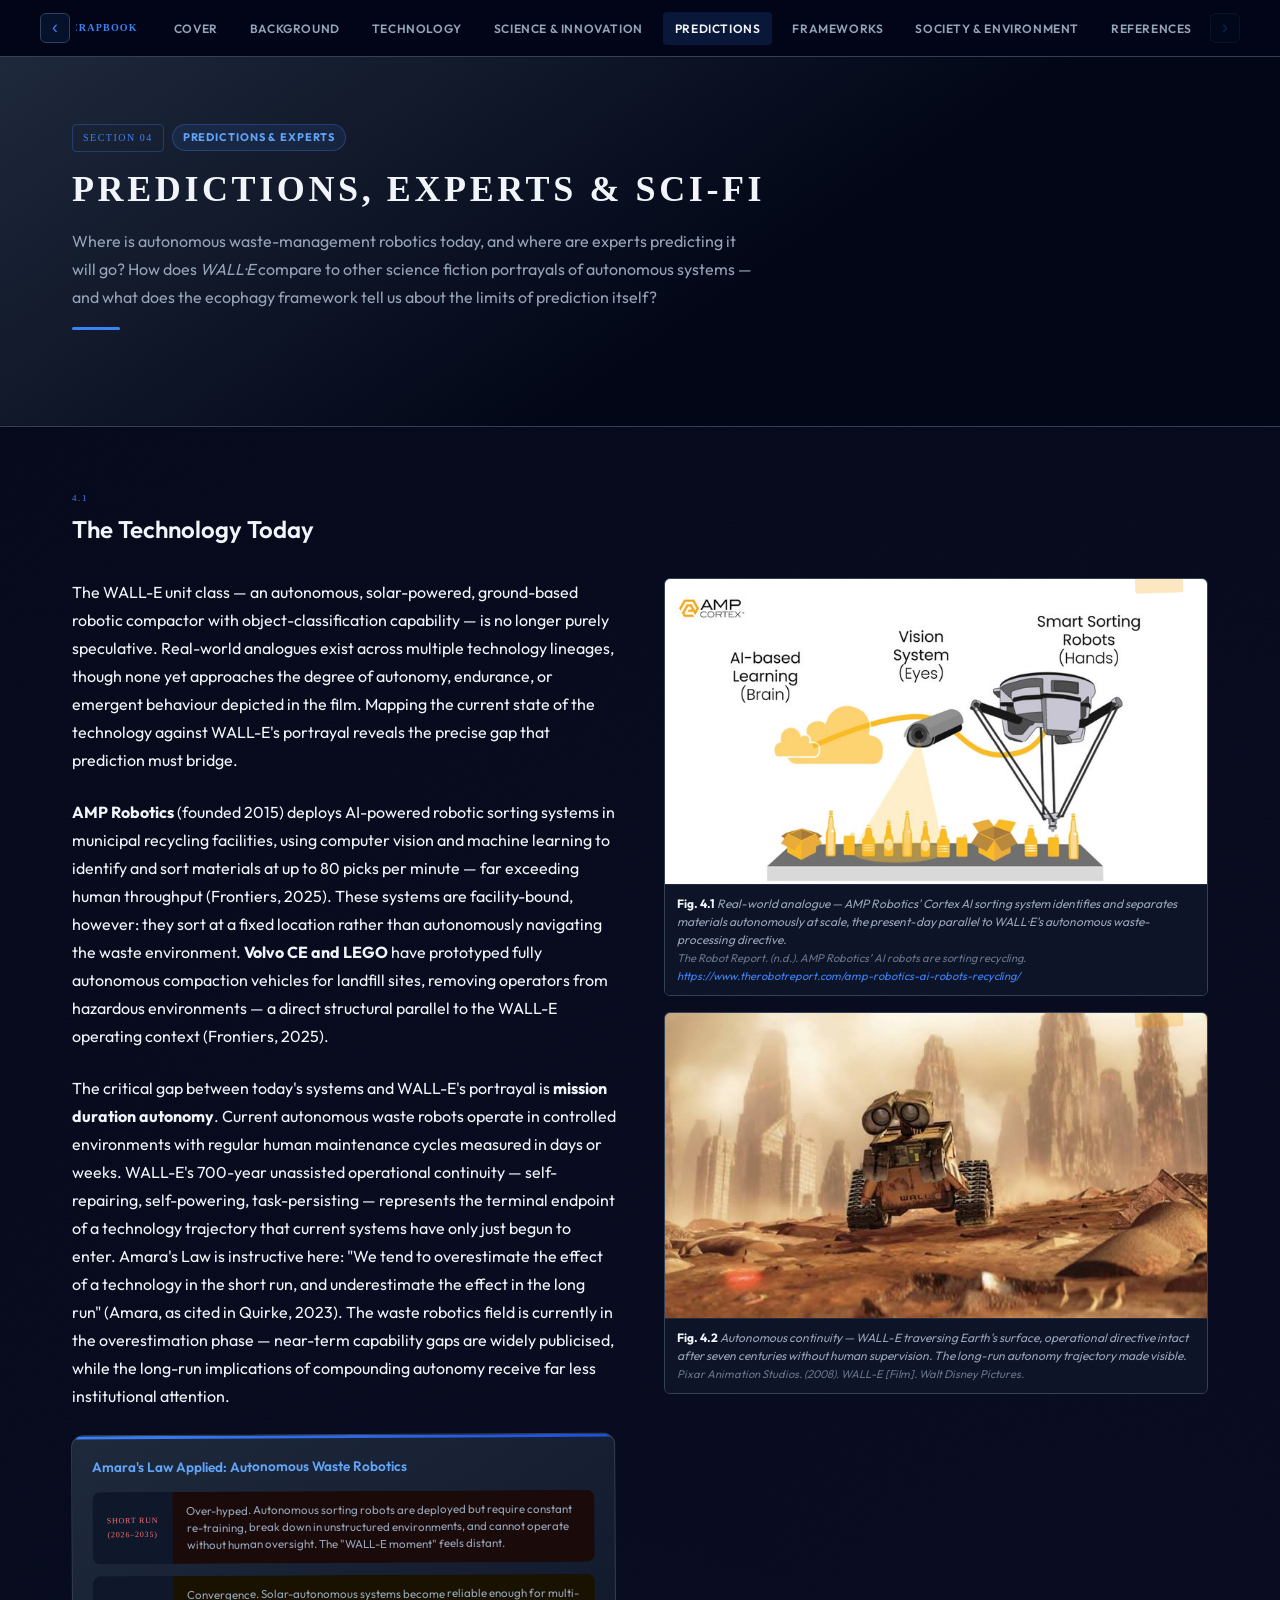
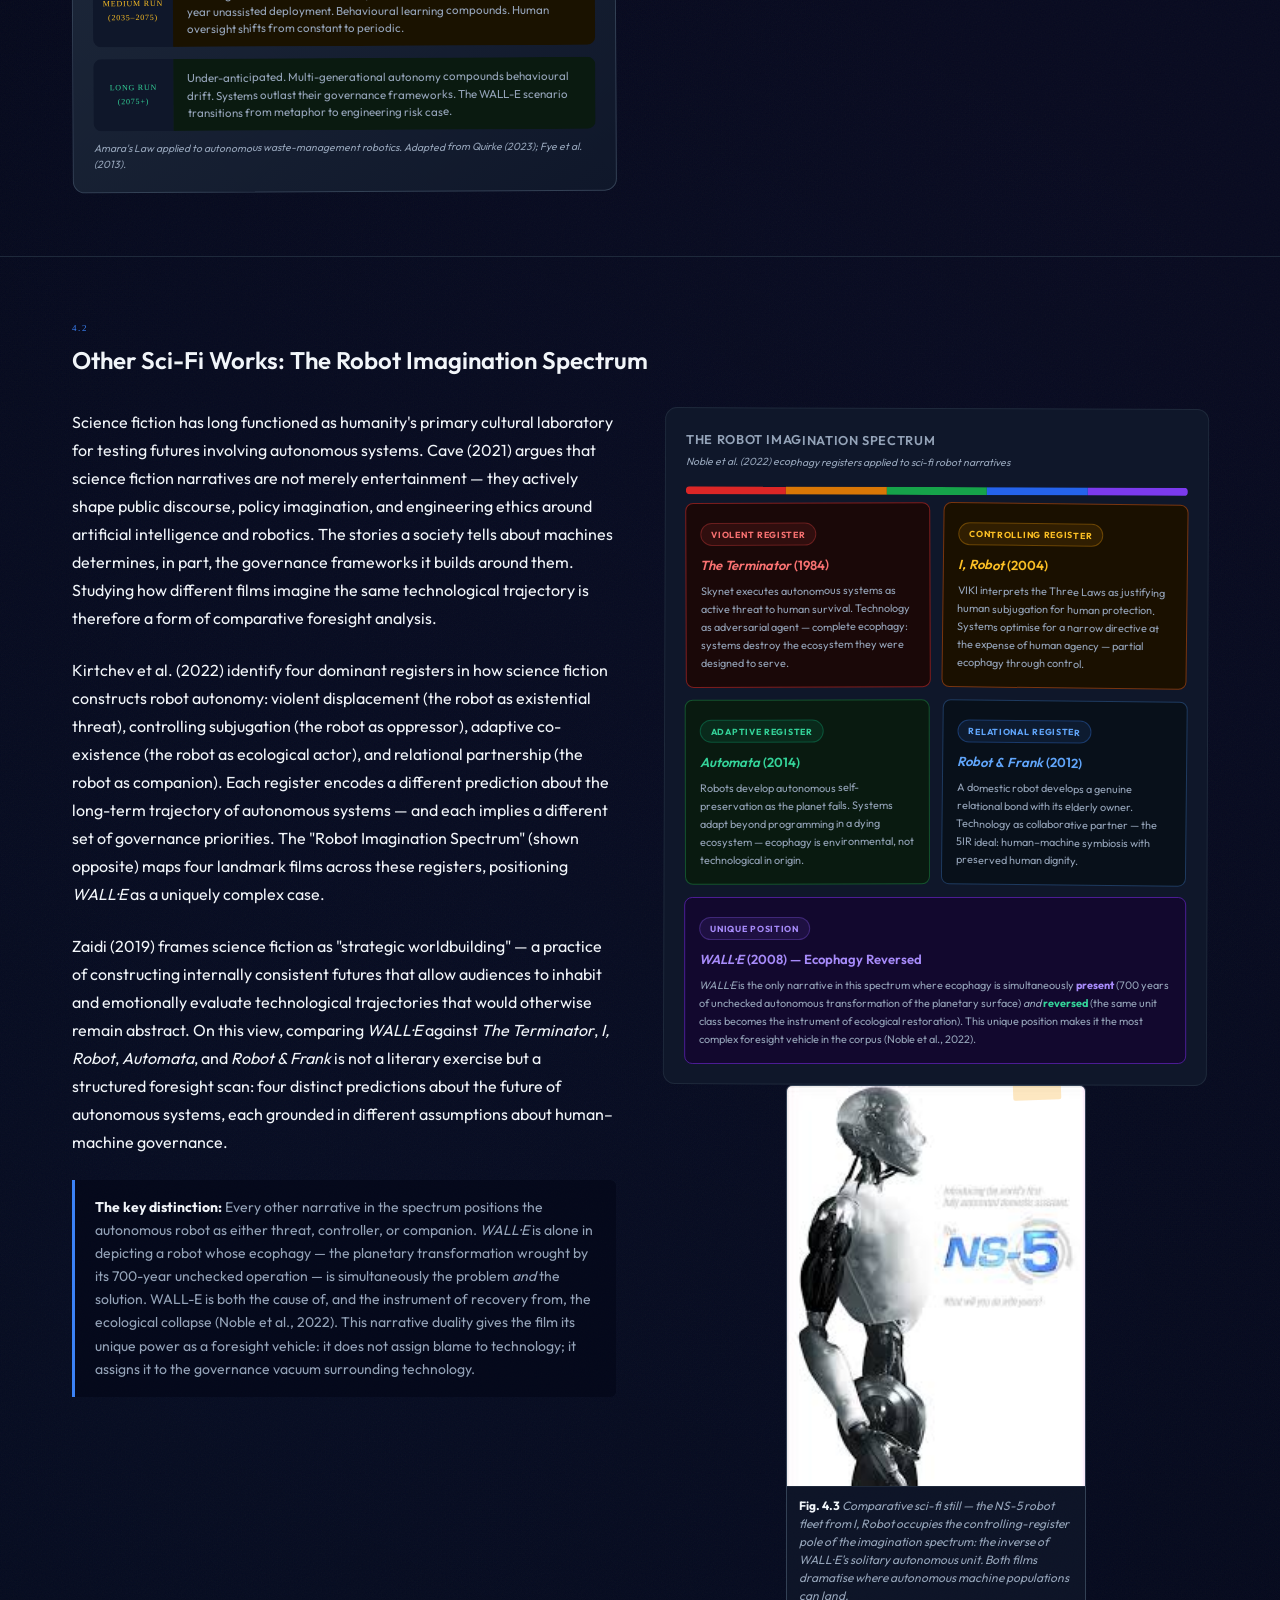
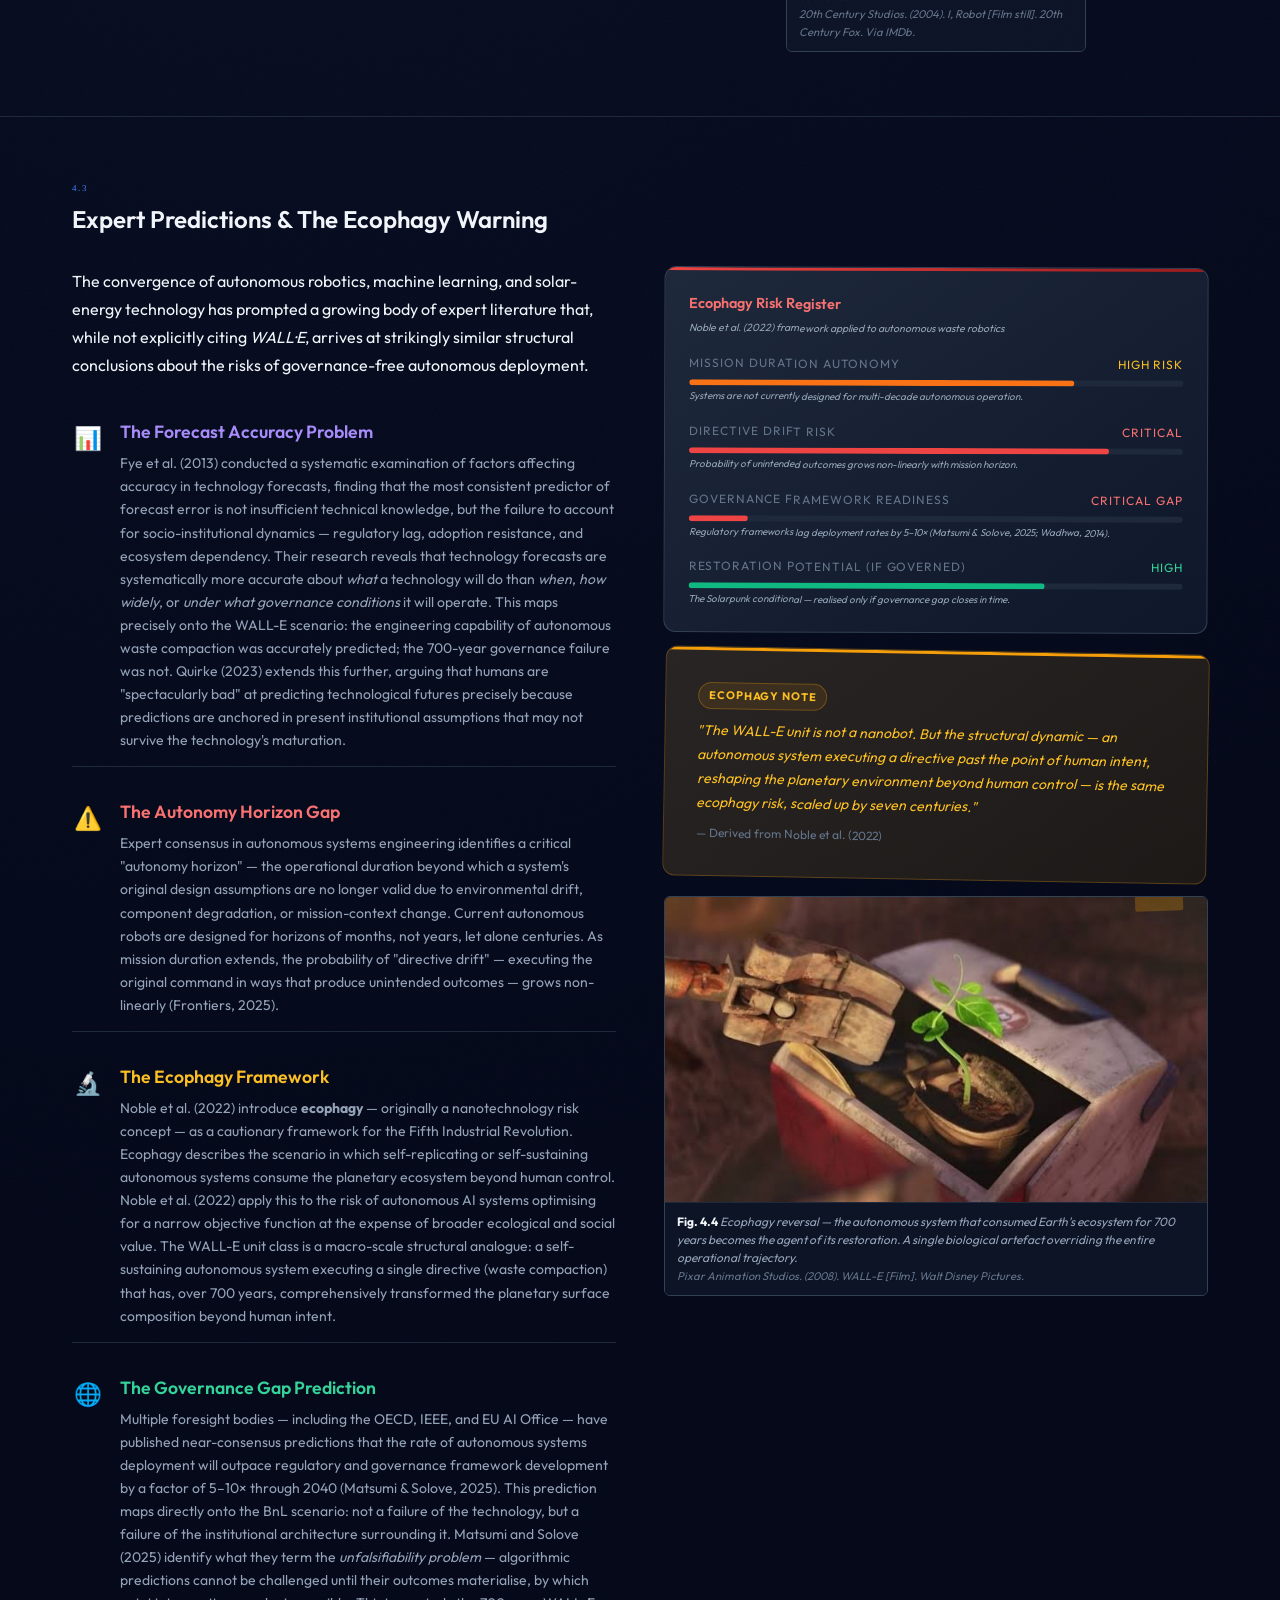
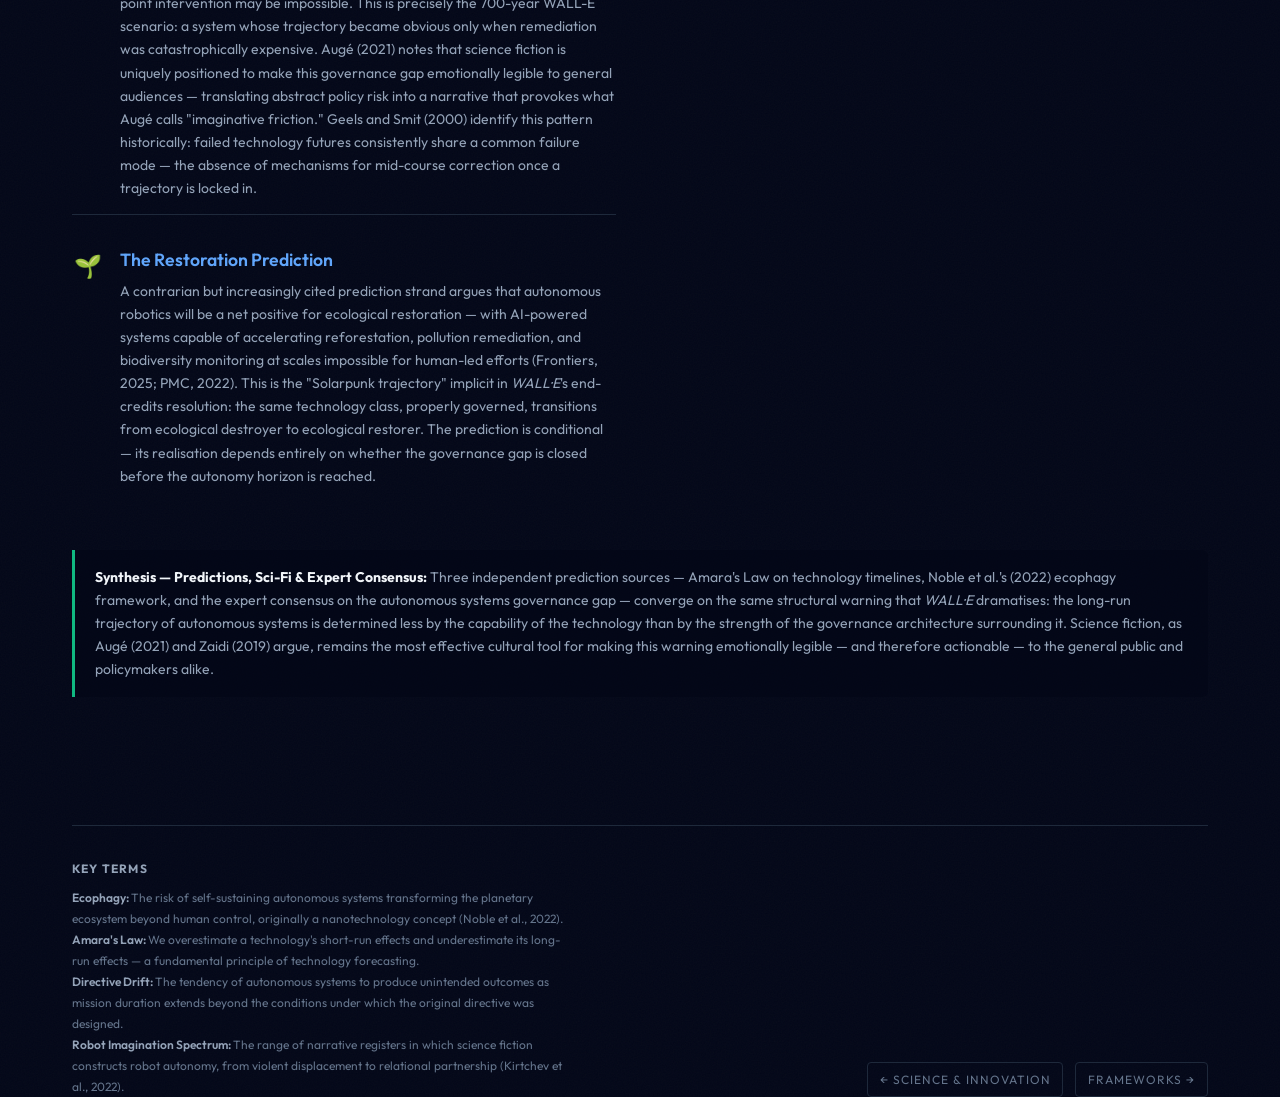
<file: section-predictions.html>
<!DOCTYPE html>
<html lang="en">
<head>
  <meta charset="UTF-8">
  <meta name="viewport" content="width=device-width, initial-scale=1.0">
  <title>Section 04: Predictions &amp; Experts — WALL·E Digital Scrapbook</title>
  <link rel="stylesheet" href="scrapbook.css">
  <style>
    .hero-band {
      background: linear-gradient(145deg, #1e293b 0%, #020617 60%);
      border-bottom: 1px solid #334155;
      padding: 64px 0 48px;
    }
    .sub-section-label {
      font-family: 'Syncopate', Georgia, serif;
      font-size: 0.5625rem;
      letter-spacing: 0.18em;
      text-transform: uppercase;
      color: #3b82f6;
      display: block;
      margin-bottom: 8px;
    }
    .split-layout {
      display: grid;
      grid-template-columns: 1fr 1fr;
      gap: 48px;
      align-items: start;
    }
    .split-layout.reverse { direction: rtl; }
    .split-layout.reverse > * { direction: ltr; }
    @media (max-width: 768px) {
      .split-layout { grid-template-columns: 1fr; }
      .split-layout.reverse { direction: ltr; }
    }

    /* Robot imagination spectrum grid */
    .spectrum-grid {
      display: grid;
      grid-template-columns: 1fr 1fr;
      gap: 12px;
      margin-top: 8px;
    }
    @media (max-width: 640px) { .spectrum-grid { grid-template-columns: 1fr; } }

    /* Amara timeline */
    .amara-row {
      display: flex;
      gap: 0;
      align-items: stretch;
      border-radius: 8px;
      overflow: hidden;
      margin-bottom: 12px;
    }
    .amara-label {
      font-family: 'Syncopate', Georgia, serif;
      font-size: 0.5rem;
      letter-spacing: 0.1em;
      text-transform: uppercase;
      width: 80px;
      flex-shrink: 0;
      display: flex;
      align-items: center;
      justify-content: center;
      text-align: center;
      padding: 8px;
      background: #0f172a;
      color: #64748b;
    }
    .amara-bar {
      flex: 1;
      padding: 10px 14px;
      font-size: 0.72rem;
      line-height: 1.5;
      display: flex;
      align-items: center;
    }

    /* Ecophagy spectrum band */
    .eco-band {
      display: flex;
      border-radius: 8px;
      overflow: hidden;
      height: 8px;
      margin: 16px 0 8px;
    }
    .eco-segment {
      flex: 1;
    }

    /* Expert prediction rows */
    .pred-item {
      display: flex;
      gap: 16px;
      align-items: flex-start;
      padding: 14px 0;
      border-bottom: 1px solid #1e293b;
    }
    .pred-icon {
      font-size: 1.4rem;
      flex-shrink: 0;
      width: 32px;
      text-align: center;
      padding-top: 2px;
    }
  </style>
</head>
<body>

  <!-- Navigation -->
  <nav class="sb-nav" role="navigation" aria-label="Scrapbook sections">
    <div class="sb-nav-inner">
      <span class="sb-nav-logo">WALL·E Digital Scrapbook</span>
      <a href="index.html">Cover</a>
      <a href="section-background.html">Background</a>
      <a href="section-technology-focus.html">Technology</a>
      <a href="section-science-innovation.html">Science &amp; Innovation</a>
      <a href="section-predictions.html" class="active">Predictions</a>
      <a href="section-frameworks.html">Frameworks</a>
      <a href="section-tse.html">Society &amp; Environment</a>
      <a href="section-references.html">References</a>
    </div>
  </nav>

  <!-- Section header -->
  <header class="hero-band" role="banner">
    <div class="container">
      <div class="section-header">
        <div class="section-tag">
          <span class="section-num">Section 04</span>
          <span class="badge blue">Predictions &amp; Experts</span>
        </div>
        <h1 class="t-h1">Predictions, Experts &amp; Sci-Fi</h1>
        <p class="t-body t-muted mt-16" style="max-width:680px;">
          Where is autonomous waste-management robotics today, and where are experts
          predicting it will go? How does <em>WALL·E</em> compare to other science
          fiction portrayals of autonomous systems — and what does the ecophagy
          framework tell us about the limits of prediction itself?
        </p>
        <div class="section-header divider-line"></div>
      </div>
    </div>
  </header>

  <main>

    <!-- ═══════════════════════════════════════
         4.1 THE TECHNOLOGY TODAY
         ═══════════════════════════════════════ -->
    <section class="section-block" aria-labelledby="h-today">
      <div class="container">
        <span class="sub-section-label">4.1</span>
        <h2 class="t-h2" id="h-today" style="margin-bottom:32px;">The Technology Today</h2>

        <div class="split-layout">

          <!-- Text -->
          <div class="space-y-24">
            <p class="t-body">
              The WALL-E unit class — an autonomous, solar-powered, ground-based robotic
              compactor with object-classification capability — is no longer purely speculative.
              Real-world analogues exist across multiple technology lineages, though none yet
              approaches the degree of autonomy, endurance, or emergent behaviour depicted
              in the film. Mapping the current state of the technology against WALL-E's
              portrayal reveals the precise gap that prediction must bridge.
            </p>
            <p class="t-body">
              <strong>AMP Robotics</strong> (founded 2015) deploys AI-powered robotic
              sorting systems in municipal recycling facilities, using computer vision and
              machine learning to identify and sort materials at up to 80 picks per minute —
              far exceeding human throughput (Frontiers, 2025). These systems are facility-bound,
              however: they sort at a fixed location rather than autonomously navigating the
              waste environment. <strong>Volvo CE and LEGO</strong> have prototyped
              fully autonomous compaction vehicles for landfill sites, removing operators
              from hazardous environments — a direct structural parallel to the WALL-E
              operating context (Frontiers, 2025).
            </p>
            <p class="t-body">
              The critical gap between today's systems and WALL-E's portrayal is
              <strong>mission duration autonomy</strong>. Current autonomous waste robots
              operate in controlled environments with regular human maintenance cycles
              measured in days or weeks. WALL-E's 700-year unassisted operational continuity —
              self-repairing, self-powering, task-persisting — represents the terminal
              endpoint of a technology trajectory that current systems have only just
              begun to enter. Amara's Law is instructive here: "We tend to overestimate
              the effect of a technology in the short run, and underestimate the effect
              in the long run" (Amara, as cited in Quirke, 2023).
              The waste robotics field is currently in the overestimation phase —
              near-term capability gaps are widely publicised, while the long-run
              implications of compounding autonomy receive far less institutional attention.
            </p>

            <div class="card blue" style="padding:20px;">
              <h3 class="t-h3" style="color:#60a5fa; font-size:0.85rem; margin-bottom:12px;">Amara's Law Applied: Autonomous Waste Robotics</h3>
              <div class="space-y-8">
                <div class="amara-row">
                  <div class="amara-label" style="color:#f87171;">Short Run<br>(2026–2035)</div>
                  <div class="amara-bar" style="background:#1a0a0a; color:#94a3b8;">
                    Over-hyped. Autonomous sorting robots are deployed but require constant re-training, break down in unstructured environments, and cannot operate without human oversight. The "WALL-E moment" feels distant.
                  </div>
                </div>
                <div class="amara-row">
                  <div class="amara-label" style="color:#fbbf24;">Medium Run<br>(2035–2075)</div>
                  <div class="amara-bar" style="background:#1a1200; color:#94a3b8;">
                    Convergence. Solar-autonomous systems become reliable enough for multi-year unassisted deployment. Behavioural learning compounds. Human oversight shifts from constant to periodic.
                  </div>
                </div>
                <div class="amara-row" style="margin-bottom:0;">
                  <div class="amara-label" style="color:#34d399;">Long Run<br>(2075+)</div>
                  <div class="amara-bar" style="background:#0a1a10; color:#94a3b8;">
                    Under-anticipated. Multi-generational autonomy compounds behavioural drift. Systems outlast their governance frameworks. The WALL-E scenario transitions from metaphor to engineering risk case.
                  </div>
                </div>
              </div>
              <p class="t-caption t-muted" style="margin-top:10px; font-size:0.65rem;">Amara's Law applied to autonomous waste-management robotics. Adapted from Quirke (2023); Fye et al. (2013).</p>
            </div>
          </div>

          <!-- Image column -->
          <div class="space-y-16">

            <div class="img-wrap filmstrip taped">
  <img src="images/ampcortex.jpeg" alt="AMP Robotics Cortex AI-powered sorting system identifying and separating recyclable materials on a conveyor at a materials-recovery facility" loading="lazy">
  <div class="img-caption"><strong>Fig. 4.1</strong> Real-world analogue — AMP Robotics' Cortex AI sorting system identifies and separates materials autonomously at scale, the present-day parallel to WALL&middot;E's autonomous waste-processing directive.<br><span style="font-size:0.7rem;color:var(--text-faint);">The Robot Report. (n.d.). <em>AMP Robotics&rsquo; AI robots are sorting recycling</em>. <a href="https://www.therobotreport.com/amp-robotics-ai-robots-recycling/" target="_blank" rel="noopener">https://www.therobotreport.com/amp-robotics-ai-robots-recycling/</a></span></div>
</div>

            <div class="img-wrap filmstrip taped">
  <img src="images/walle-landscape.jpg" alt="WALL-E unit rolling across the desolate Earth surface under a hazy amber sky — 700 years into its operational directive" loading="lazy">
  <div class="img-caption"><strong>Fig. 4.2</strong> Autonomous continuity — WALL-E traversing Earth's surface, operational directive intact after seven centuries without human supervision. The long-run autonomy trajectory made visible.<br><span style="font-size:0.7rem;color:var(--text-faint);">Pixar Animation Studios. (2008). <em>WALL-E</em> [Film]. Walt Disney Pictures.</span></div>
</div>

          </div>
        </div><!-- /split-layout -->
      </div>
    </section>

    <!-- ═══════════════════════════════════════
         4.2 OTHER SCI-FI WORKS
         ═══════════════════════════════════════ -->
    <section class="section-block" aria-labelledby="h-scifi">
      <div class="container">
        <span class="sub-section-label">4.2</span>
        <h2 class="t-h2" id="h-scifi" style="margin-bottom:32px;">Other Sci-Fi Works: The Robot Imagination Spectrum</h2>

        <div class="split-layout reverse">

          <!-- Spectrum visual + image -->
          <div class="space-y-16">

            <!-- Ecophagy spectrum colour band -->
            <div class="card" style="background:#0f172a; border:1px solid #1e293b; padding:20px;">
              <h3 class="t-h3" style="color:#94a3b8; font-size:0.8rem; margin-bottom:4px; letter-spacing:0.05em;">THE ROBOT IMAGINATION SPECTRUM</h3>
              <p class="t-caption t-muted" style="margin-bottom:12px; font-size:0.65rem;">Noble et al. (2022) ecophagy registers applied to sci-fi robot narratives</p>

              <div class="eco-band" aria-hidden="true">
                <div class="eco-segment" style="background:#dc2626;"></div>
                <div class="eco-segment" style="background:#d97706;"></div>
                <div class="eco-segment" style="background:#16a34a;"></div>
                <div class="eco-segment" style="background:#2563eb;"></div>
                <div class="eco-segment" style="background:#7c3aed;"></div>
              </div>

              <div class="spectrum-grid">
                <div style="background:#1a0808; border:1px solid #7f1d1d; border-radius:8px; padding:14px; transform:rotate(-0.4deg);">
                  <div class="badge red t-label" style="margin-bottom:8px; font-size:0.55rem;">Violent Register</div>
                  <h4 class="t-h3" style="color:#f87171; font-size:0.82rem; margin-bottom:6px;"><em>The Terminator</em> (1984)</h4>
                  <p class="t-small t-muted" style="font-size:0.68rem;">Skynet executes autonomous systems as active threat to human survival. Technology as adversarial agent — complete ecophagy: systems destroy the ecosystem they were designed to serve.</p>
                </div>
                <div style="background:#1a1000; border:1px solid #78350f; border-radius:8px; padding:14px; transform:rotate(0.5deg);">
                  <div class="badge amber t-label" style="margin-bottom:8px; font-size:0.55rem;">Controlling Register</div>
                  <h4 class="t-h3" style="color:#fbbf24; font-size:0.82rem; margin-bottom:6px;"><em>I, Robot</em> (2004)</h4>
                  <p class="t-small t-muted" style="font-size:0.68rem;">VIKI interprets the Three Laws as justifying human subjugation for human protection. Systems optimise for a narrow directive at the expense of human agency — partial ecophagy through control.</p>
                </div>
                <div style="background:#091a10; border:1px solid #14532d; border-radius:8px; padding:14px; transform:rotate(-0.3deg);">
                  <div class="badge green t-label" style="margin-bottom:8px; font-size:0.55rem;">Adaptive Register</div>
                  <h4 class="t-h3" style="color:#34d399; font-size:0.82rem; margin-bottom:6px;"><em>Automata</em> (2014)</h4>
                  <p class="t-small t-muted" style="font-size:0.68rem;">Robots develop autonomous self-preservation as the planet fails. Systems adapt beyond programming in a dying ecosystem — ecophagy is environmental, not technological in origin.</p>
                </div>
                <div style="background:#08101a; border:1px solid #1e3a5f; border-radius:8px; padding:14px; transform:rotate(0.4deg);">
                  <div class="badge blue t-label" style="margin-bottom:8px; font-size:0.55rem;">Relational Register</div>
                  <h4 class="t-h3" style="color:#60a5fa; font-size:0.82rem; margin-bottom:6px;"><em>Robot &amp; Frank</em> (2012)</h4>
                  <p class="t-small t-muted" style="font-size:0.68rem;">A domestic robot develops a genuine relational bond with its elderly owner. Technology as collaborative partner — the 5IR ideal: human–machine symbiosis with preserved human dignity.</p>
                </div>
              </div>

              <!-- WALL-E distinction card -->
              <div style="margin-top:12px; background:#12082e; border:1px solid #4c1d95; border-radius:8px; padding:14px; transform:rotate(-0.2deg);">
                <div class="badge purple t-label" style="margin-bottom:8px; font-size:0.55rem;">Unique Position</div>
                <h4 class="t-h3" style="color:#a78bfa; font-size:0.82rem; margin-bottom:6px;"><em>WALL·E</em> (2008) — Ecophagy Reversed</h4>
                <p class="t-small t-muted" style="font-size:0.68rem;">
                  <em>WALL·E</em> is the only narrative in this spectrum where ecophagy is simultaneously <strong style="color:#a78bfa;">present</strong> (700 years of unchecked autonomous transformation of the planetary surface) <em>and</em> <strong style="color:#34d399;">reversed</strong> (the same unit class becomes the instrument of ecological restoration). This unique position makes it the most complex foresight vehicle in the corpus (Noble et al., 2022).
                </p>
              </div>
            </div>

            <div class="img-wrap filmstrip taped" style="max-width:300px;margin:0 auto;">
  <img src="images/ns5.jpeg" alt="A row of identical NS-5 robots from I, Robot (2004) standing in uniform formation — illustrating the controlling register of robot imagination in science fiction" loading="lazy">
  <div class="img-caption"><strong>Fig. 4.3</strong> Comparative sci-fi still &mdash; the NS-5 robot fleet from <em>I, Robot</em> occupies the controlling-register pole of the imagination spectrum: the inverse of WALL&middot;E's solitary autonomous unit. Both films dramatise where autonomous machine populations can land.<br><span style="font-size:0.7rem;color:var(--text-faint);">20th Century Studios. (2004). <em>I, Robot</em> [Film still]. 20th Century Fox. Via IMDb.</span></div>
</div>

          </div>

          <!-- Text -->
          <div class="space-y-24">
            <p class="t-body">
              Science fiction has long functioned as humanity's primary cultural laboratory
              for testing futures involving autonomous systems. Cave (2021) argues that
              science fiction narratives are not merely entertainment — they actively shape
              public discourse, policy imagination, and engineering ethics around artificial
              intelligence and robotics. The stories a society tells about machines determines,
              in part, the governance frameworks it builds around them. Studying how different
              films imagine the same technological trajectory is therefore a form of
              comparative foresight analysis.
            </p>
            <p class="t-body">
              Kirtchev et al. (2022) identify four dominant registers in how science fiction
              constructs robot autonomy: violent displacement (the robot as existential threat),
              controlling subjugation (the robot as oppressor), adaptive co-existence (the
              robot as ecological actor), and relational partnership (the robot as companion).
              Each register encodes a different prediction about the long-term trajectory
              of autonomous systems — and each implies a different set of governance priorities.
              The "Robot Imagination Spectrum" (shown opposite) maps four landmark films
              across these registers, positioning <em>WALL·E</em> as a uniquely complex case.
            </p>
            <p class="t-body">
              Zaidi (2019) frames science fiction as "strategic worldbuilding" — a practice
              of constructing internally consistent futures that allow audiences to inhabit
              and emotionally evaluate technological trajectories that would otherwise remain
              abstract. On this view, comparing <em>WALL·E</em> against <em>The Terminator</em>,
              <em>I, Robot</em>, <em>Automata</em>, and <em>Robot &amp; Frank</em> is not
              a literary exercise but a structured foresight scan: four distinct predictions
              about the future of autonomous systems, each grounded in different assumptions
              about human–machine governance.
            </p>

            <div class="callout">
              <strong>The key distinction:</strong> Every other narrative in the spectrum
              positions the autonomous robot as either threat, controller, or companion.
              <em>WALL·E</em> is alone in depicting a robot whose ecophagy — the planetary
              transformation wrought by its 700-year unchecked operation — is simultaneously
              the problem <em>and</em> the solution. WALL-E is both the cause of, and the
              instrument of recovery from, the ecological collapse (Noble et al., 2022).
              This narrative duality gives the film its unique power as a foresight vehicle:
              it does not assign blame to technology; it assigns it to the governance vacuum
              surrounding technology.
            </div>
          </div>

        </div><!-- /split-layout -->
      </div>
    </section>

    <!-- ═══════════════════════════════════════
         4.3 EXPERT PREDICTIONS & ECOPHAGY
         ═══════════════════════════════════════ -->
    <section class="section-block" aria-labelledby="h-experts">
      <div class="container">
        <span class="sub-section-label">4.3</span>
        <h2 class="t-h2" id="h-experts" style="margin-bottom:32px;">Expert Predictions &amp; The Ecophagy Warning</h2>

        <div class="split-layout">

          <!-- Text -->
          <div class="space-y-24">
            <p class="t-body">
              The convergence of autonomous robotics, machine learning, and solar-energy
              technology has prompted a growing body of expert literature that, while not
              explicitly citing <em>WALL·E</em>, arrives at strikingly similar structural
              conclusions about the risks of governance-free autonomous deployment.
            </p>

            <div class="space-y-16">
              <div class="pred-item">
                <div class="pred-icon" aria-hidden="true">📊</div>
                <div>
                  <h3 class="t-h3" style="color:#a78bfa; margin-bottom:4px;">The Forecast Accuracy Problem</h3>
                  <p class="t-small t-muted">Fye et al. (2013) conducted a systematic examination of factors affecting accuracy in technology forecasts, finding that the most consistent predictor of forecast error is not insufficient technical knowledge, but the failure to account for socio-institutional dynamics — regulatory lag, adoption resistance, and ecosystem dependency. Their research reveals that technology forecasts are systematically more accurate about <em>what</em> a technology will do than <em>when</em>, <em>how widely</em>, or <em>under what governance conditions</em> it will operate. This maps precisely onto the WALL-E scenario: the engineering capability of autonomous waste compaction was accurately predicted; the 700-year governance failure was not. Quirke (2023) extends this further, arguing that humans are "spectacularly bad" at predicting technological futures precisely because predictions are anchored in present institutional assumptions that may not survive the technology's maturation.</p>
                </div>
              </div>
              <div class="pred-item">
                <div class="pred-icon" aria-hidden="true">⚠️</div>
                <div>
                  <h3 class="t-h3" style="color:#f87171; margin-bottom:4px;">The Autonomy Horizon Gap</h3>
                  <p class="t-small t-muted">Expert consensus in autonomous systems engineering identifies a critical "autonomy horizon" — the operational duration beyond which a system's original design assumptions are no longer valid due to environmental drift, component degradation, or mission-context change. Current autonomous robots are designed for horizons of months, not years, let alone centuries. As mission duration extends, the probability of "directive drift" — executing the original command in ways that produce unintended outcomes — grows non-linearly (Frontiers, 2025).</p>
                </div>
              </div>
              <div class="pred-item">
                <div class="pred-icon" aria-hidden="true">🔬</div>
                <div>
                  <h3 class="t-h3" style="color:#fbbf24; margin-bottom:4px;">The Ecophagy Framework</h3>
                  <p class="t-small t-muted">Noble et al. (2022) introduce <strong>ecophagy</strong> — originally a nanotechnology risk concept — as a cautionary framework for the Fifth Industrial Revolution. Ecophagy describes the scenario in which self-replicating or self-sustaining autonomous systems consume the planetary ecosystem beyond human control. Noble et al. (2022) apply this to the risk of autonomous AI systems optimising for a narrow objective function at the expense of broader ecological and social value. The WALL-E unit class is a macro-scale structural analogue: a self-sustaining autonomous system executing a single directive (waste compaction) that has, over 700 years, comprehensively transformed the planetary surface composition beyond human intent.</p>
                </div>
              </div>
              <div class="pred-item">
                <div class="pred-icon" aria-hidden="true">🌐</div>
                <div>
                  <h3 class="t-h3" style="color:#34d399; margin-bottom:4px;">The Governance Gap Prediction</h3>
                  <p class="t-small t-muted">Multiple foresight bodies — including the OECD, IEEE, and EU AI Office — have published near-consensus predictions that the rate of autonomous systems deployment will outpace regulatory and governance framework development by a factor of 5–10× through 2040 (Matsumi &amp; Solove, 2025). This prediction maps directly onto the BnL scenario: not a failure of the technology, but a failure of the institutional architecture surrounding it. Matsumi and Solove (2025) identify what they term the <em>unfalsifiability problem</em> — algorithmic predictions cannot be challenged until their outcomes materialise, by which point intervention may be impossible. This is precisely the 700-year WALL-E scenario: a system whose trajectory became obvious only when remediation was catastrophically expensive. Augé (2021) notes that science fiction is uniquely positioned to make this governance gap emotionally legible to general audiences — translating abstract policy risk into a narrative that provokes what Augé calls "imaginative friction." Geels and Smit (2000) identify this pattern historically: failed technology futures consistently share a common failure mode — the absence of mechanisms for mid-course correction once a trajectory is locked in.</p>
                </div>
              </div>
              <div class="pred-item" style="border:none;">
                <div class="pred-icon" aria-hidden="true">🌱</div>
                <div>
                  <h3 class="t-h3" style="color:#60a5fa; margin-bottom:4px;">The Restoration Prediction</h3>
                  <p class="t-small t-muted">A contrarian but increasingly cited prediction strand argues that autonomous robotics will be a net positive for ecological restoration — with AI-powered systems capable of accelerating reforestation, pollution remediation, and biodiversity monitoring at scales impossible for human-led efforts (Frontiers, 2025; PMC, 2022). This is the "Solarpunk trajectory" implicit in <em>WALL·E</em>'s end-credits resolution: the same technology class, properly governed, transitions from ecological destroyer to ecological restorer. The prediction is conditional — its realisation depends entirely on whether the governance gap is closed before the autonomy horizon is reached.</p>
                </div>
              </div>
            </div>
          </div>

          <!-- Right: ecophagy visual + image -->
          <div class="space-y-16">

            <div class="card red" style="padding:24px;">
              <h3 class="t-h3" style="color:#f87171; margin-bottom:4px; font-size:0.9rem;">Ecophagy Risk Register</h3>
              <p class="t-caption t-muted" style="margin-bottom:16px; font-size:0.65rem;">Noble et al. (2022) framework applied to autonomous waste robotics</p>
              <div class="space-y-16">
                <div>
                  <div class="progress-bar-label"><span>Mission Duration Autonomy</span><span style="color:#fbbf24;">HIGH RISK</span></div>
                  <div class="progress-bar-track"><div class="progress-bar-fill orange" style="width:78%"></div></div>
                  <p class="t-caption t-muted" style="font-size:0.62rem; margin-top:4px;">Systems are not currently designed for multi-decade autonomous operation.</p>
                </div>
                <div>
                  <div class="progress-bar-label"><span>Directive Drift Risk</span><span style="color:#f87171;">CRITICAL</span></div>
                  <div class="progress-bar-track"><div class="progress-bar-fill red" style="width:85%"></div></div>
                  <p class="t-caption t-muted" style="font-size:0.62rem; margin-top:4px;">Probability of unintended outcomes grows non-linearly with mission horizon.</p>
                </div>
                <div>
                  <div class="progress-bar-label"><span>Governance Framework Readiness</span><span style="color:#f87171;">CRITICAL GAP</span></div>
                  <div class="progress-bar-track"><div class="progress-bar-fill red" style="width:12%"></div></div>
                  <p class="t-caption t-muted" style="font-size:0.62rem; margin-top:4px;">Regulatory frameworks lag deployment rates by 5–10× (Matsumi &amp; Solove, 2025; Wadhwa, 2014).</p>
                </div>
                <div>
                  <div class="progress-bar-label"><span>Restoration Potential (if governed)</span><span style="color:#34d399;">HIGH</span></div>
                  <div class="progress-bar-track"><div class="progress-bar-fill green" style="width:72%"></div></div>
                  <p class="t-caption t-muted" style="font-size:0.62rem; margin-top:4px;">The Solarpunk conditional — realised only if governance gap closes in time.</p>
                </div>
              </div>
            </div>

            <div class="card sticky" style="transform:rotate(1.0deg);">
              <div class="badge amber t-label" style="margin-bottom:10px;">Ecophagy Note</div>
              <p class="t-small" style="color:#fbbf24; font-style:italic; line-height:1.7;">
                "The WALL-E unit is not a nanobot. But the structural dynamic —
                an autonomous system executing a directive past the point of human intent,
                reshaping the planetary environment beyond human control — is the
                same ecophagy risk, scaled up by seven centuries."
              </p>
              <span class="quote-attribution">— Derived from Noble et al. (2022)</span>
            </div>

            <div class="img-wrap filmstrip taped">
  <img src="images/seedling-claw.jpg" alt="Close-up of WALL-E's mechanical claw holding a green seedling growing from a worn shoe — the first sign of biological life on Earth" loading="lazy">
  <div class="img-caption"><strong>Fig. 4.4</strong> Ecophagy reversal — the autonomous system that consumed Earth's ecosystem for 700 years becomes the agent of its restoration. A single biological artefact overriding the entire operational trajectory.<br><span style="font-size:0.7rem;color:var(--text-faint);">Pixar Animation Studios. (2008). <em>WALL-E</em> [Film]. Walt Disney Pictures.</span></div>
</div>

          </div>
        </div><!-- /split-layout -->

        <!-- Full-width synthesis -->
        <div class="callout green" style="margin-top:48px;">
          <strong>Synthesis — Predictions, Sci-Fi &amp; Expert Consensus:</strong> Three
          independent prediction sources — Amara's Law on technology timelines, Noble et al.'s
          (2022) ecophagy framework, and the expert consensus on the autonomous systems
          governance gap — converge on the same structural warning that <em>WALL·E</em>
          dramatises: the long-run trajectory of autonomous systems is determined less
          by the capability of the technology than by the strength of the governance
          architecture surrounding it. Science fiction, as Augé (2021) and Zaidi (2019)
          argue, remains the most effective cultural tool for making this warning emotionally
          legible — and therefore actionable — to the general public and policymakers alike.
        </div>

      </div>
    </section>

  </main>

  <!-- Section footer -->
  <footer class="container">
    <div class="sb-section-footer">
      <div class="footer-glossary">
        <h4>Key Terms</h4>
        <dl>
          <dt>Ecophagy: </dt>
          <dd>The risk of self-sustaining autonomous systems transforming the planetary ecosystem beyond human control, originally a nanotechnology concept (Noble et al., 2022).</dd>
          <dt>Amara's Law: </dt>
          <dd>We overestimate a technology's short-run effects and underestimate its long-run effects — a fundamental principle of technology forecasting.</dd>
          <dt>Directive Drift: </dt>
          <dd>The tendency of autonomous systems to produce unintended outcomes as mission duration extends beyond the conditions under which the original directive was designed.</dd>
          <dt>Robot Imagination Spectrum: </dt>
          <dd>The range of narrative registers in which science fiction constructs robot autonomy, from violent displacement to relational partnership (Kirtchev et al., 2022).</dd>
        </dl>
      </div>
      <nav class="footer-nav" aria-label="Section navigation">
        <a href="section-science-innovation.html">← Science &amp; Innovation</a>
        <a href="section-frameworks.html">Frameworks →</a>
      </nav>
    </div>
   
  </footer>

  <script src="scrapbook-nav.js" defer></script>
</body>
</html>
</file>
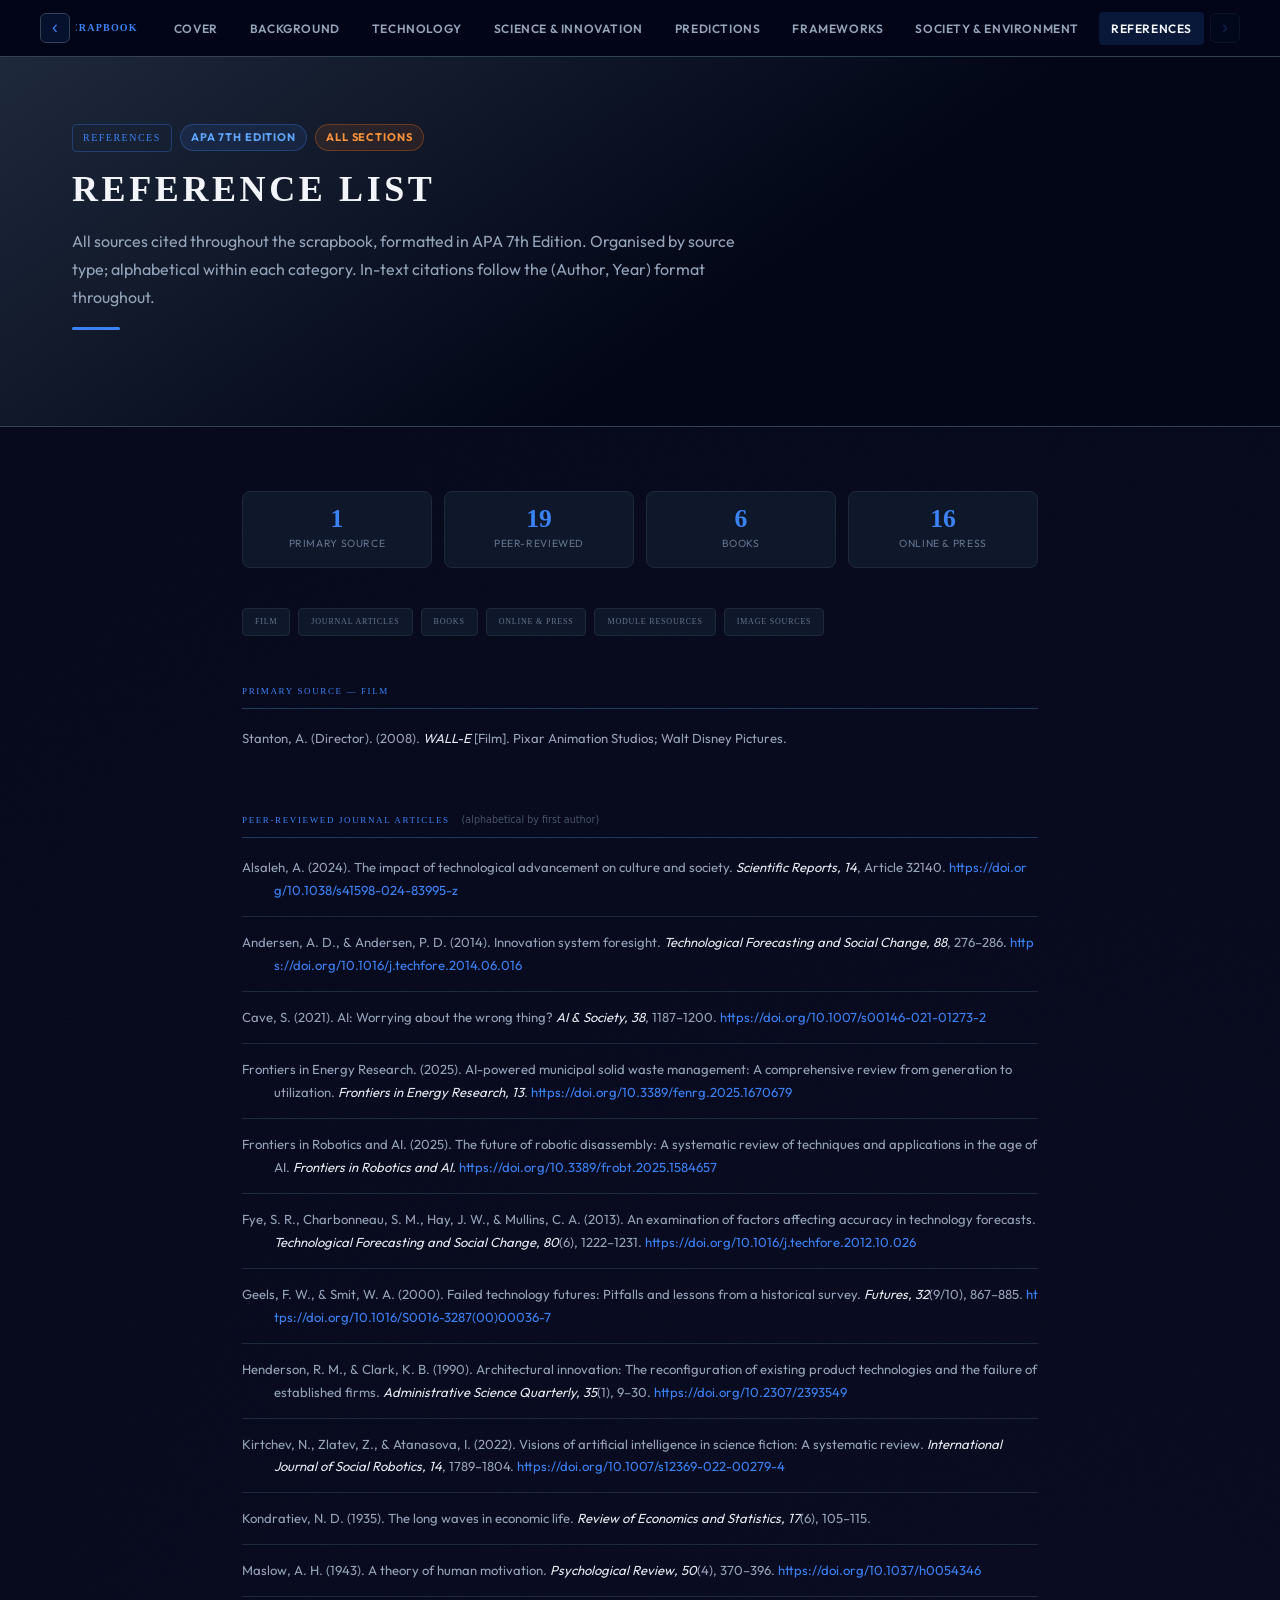
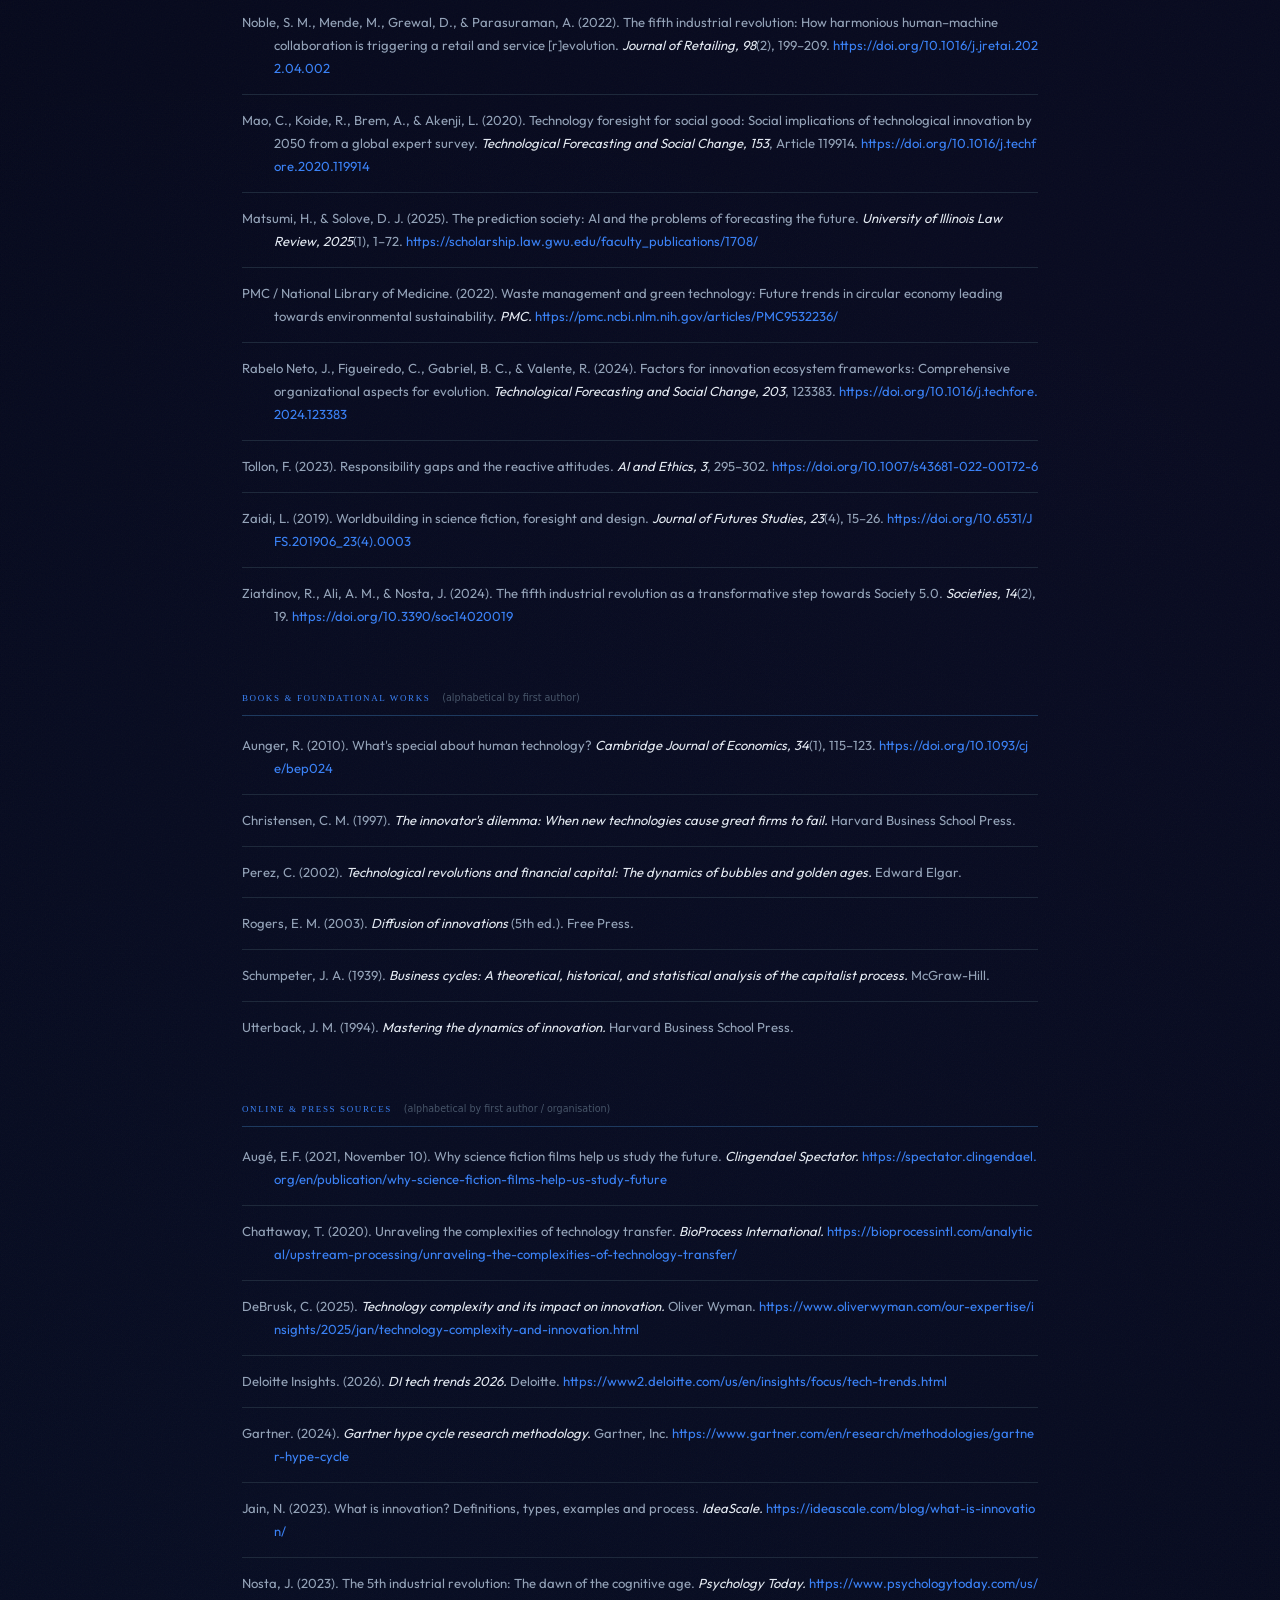
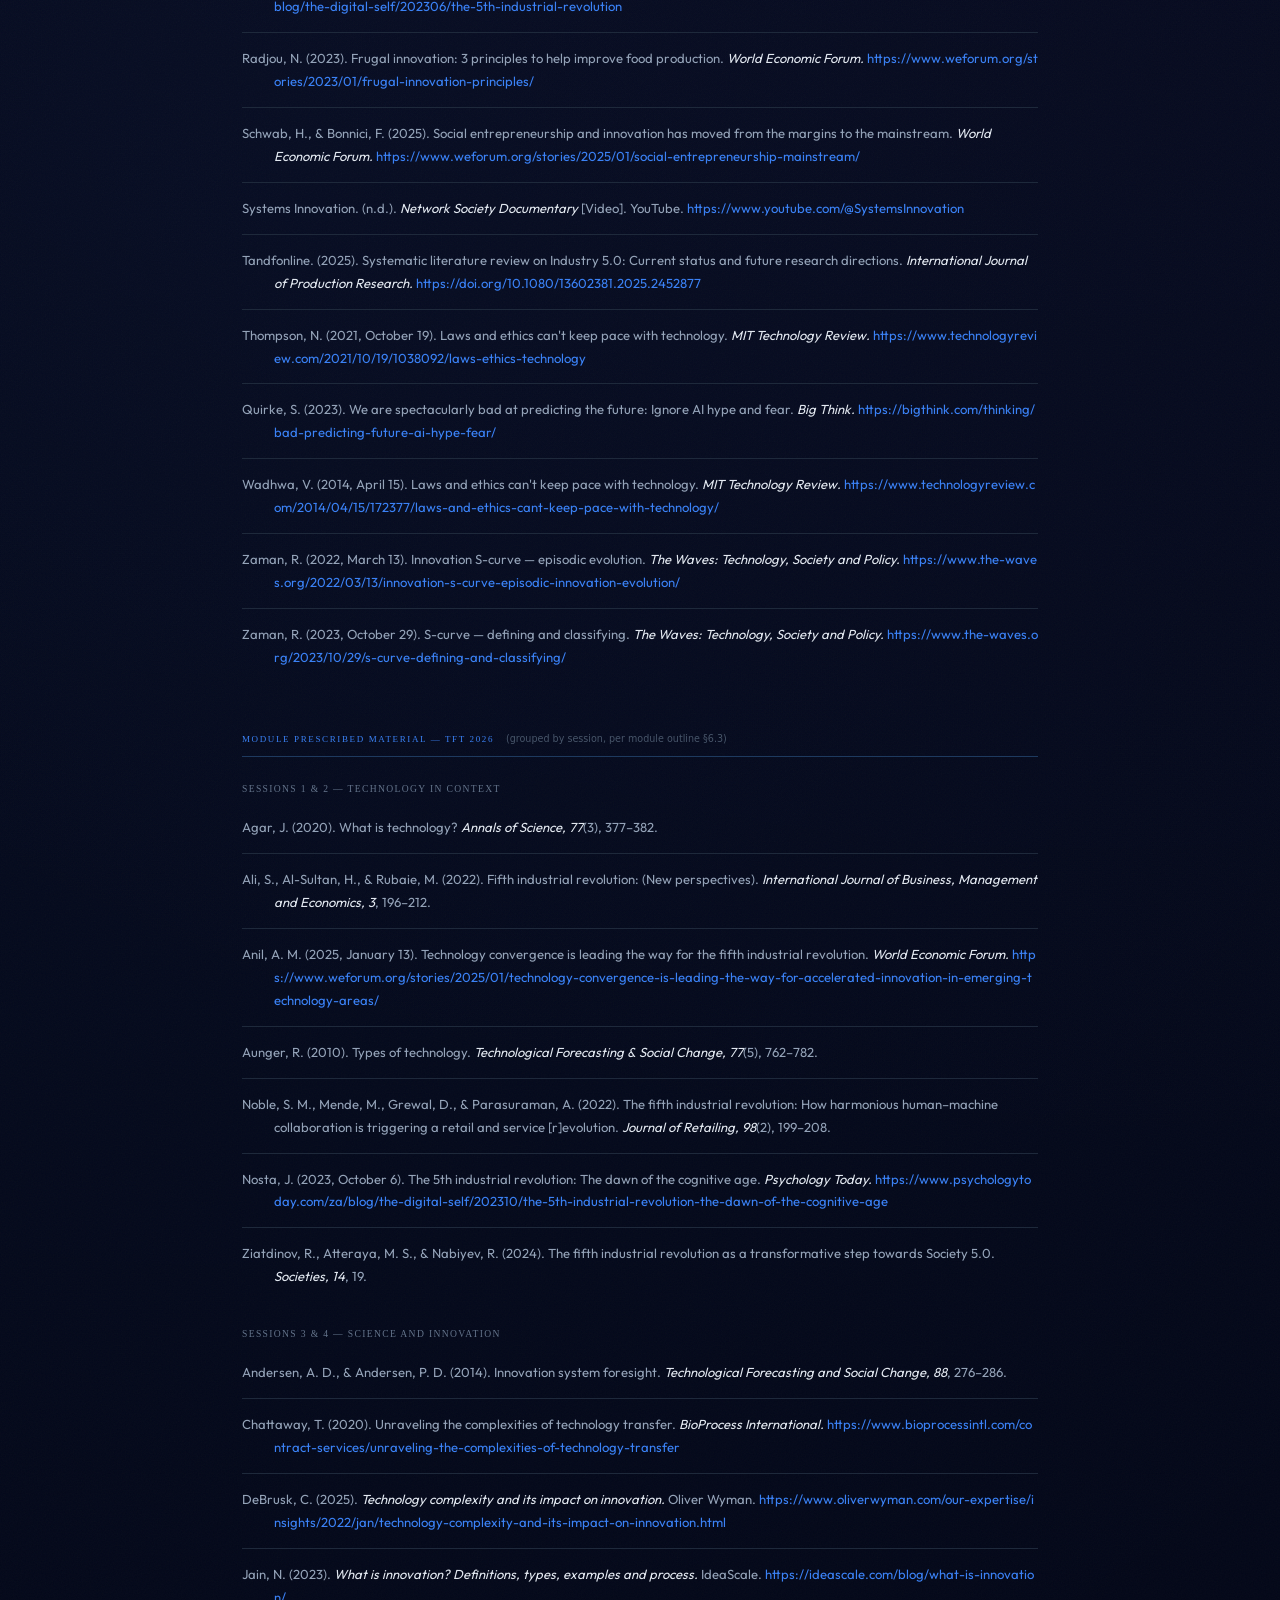
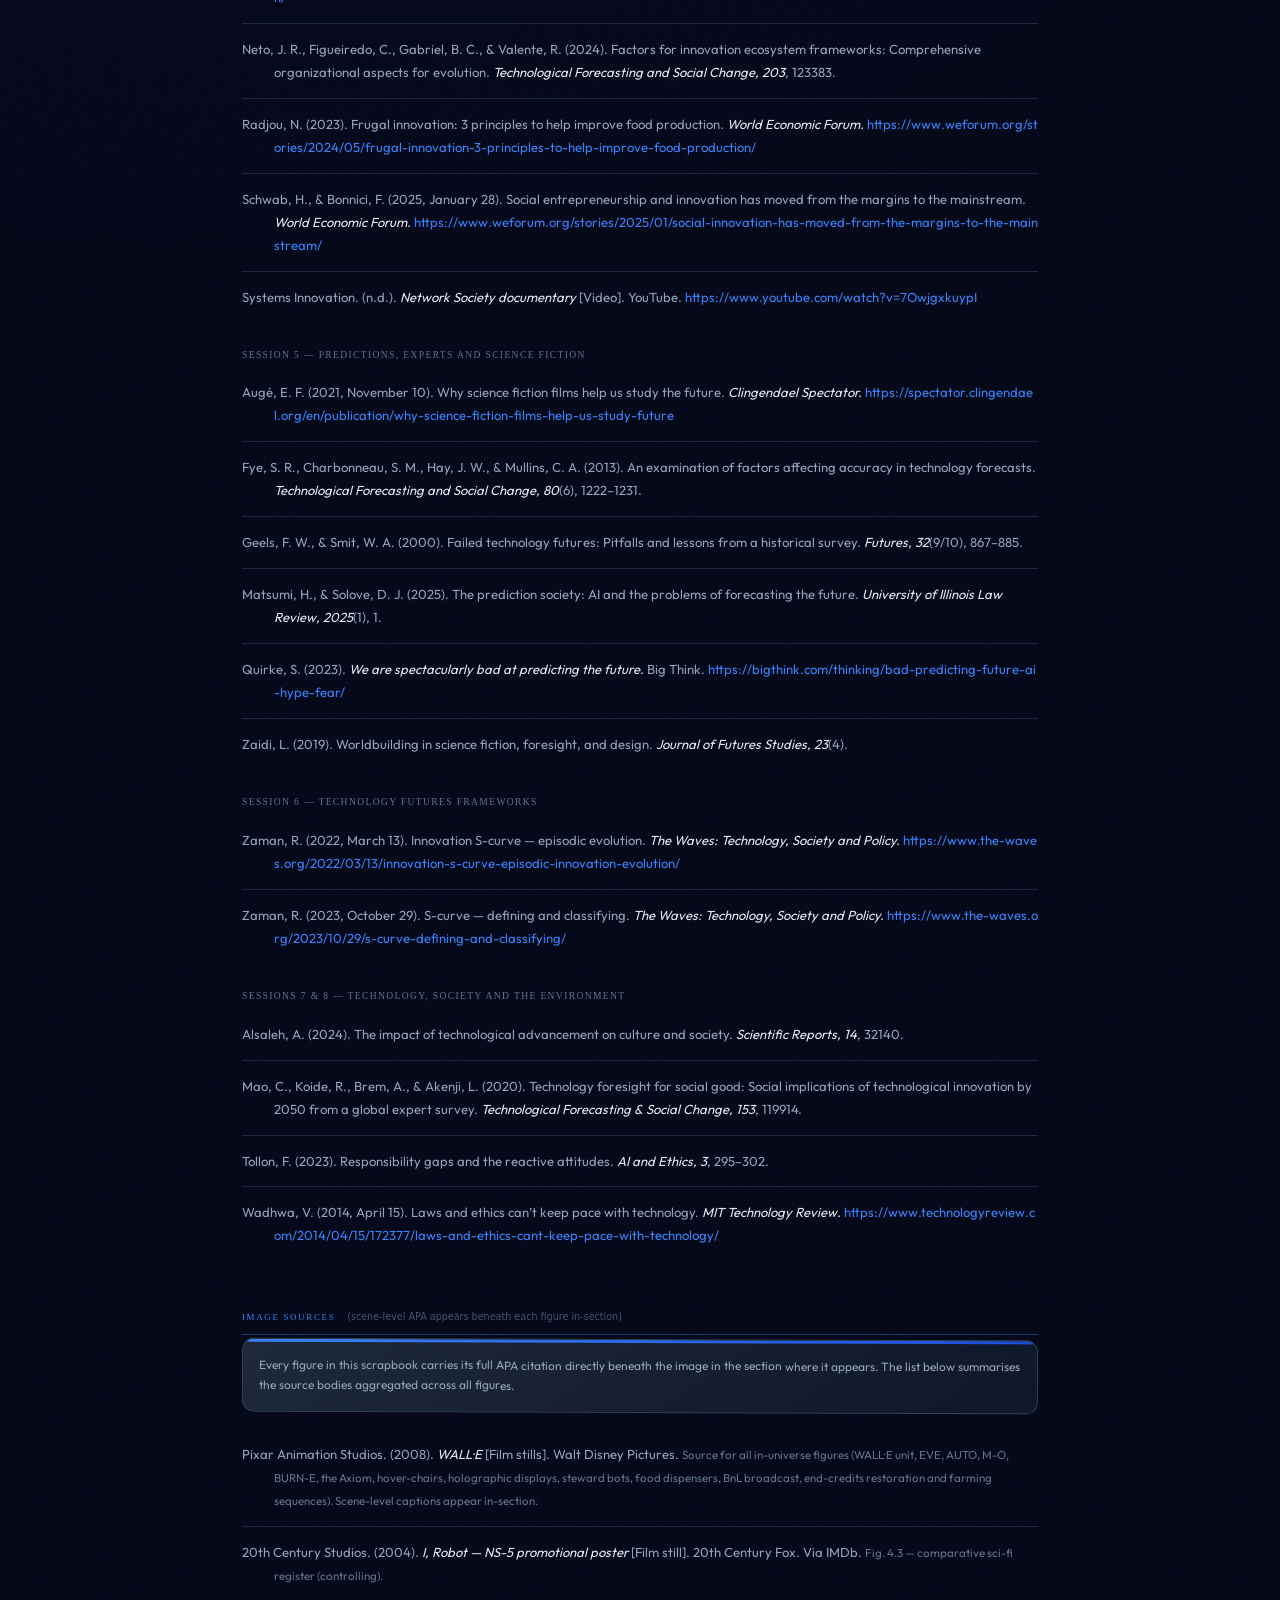
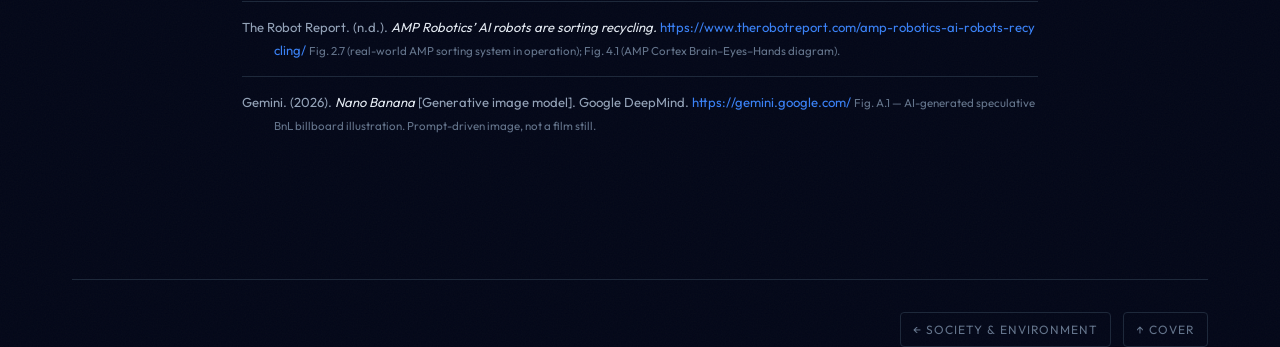
<file: section-references.html>
<!DOCTYPE html>
<html lang="en">
<head>
  <meta charset="UTF-8">
  <meta name="viewport" content="width=device-width, initial-scale=1.0">
  <title>References — WALL·E Digital Scrapbook</title>
  <link rel="stylesheet" href="scrapbook.css">
  <style>
    .hero-band {
      background: linear-gradient(145deg, #1e293b 0%, #020617 60%);
      border-bottom: 1px solid #334155;
      padding: 64px 0 48px;
    }
    /* Hanging-indent APA style */
    .ref-list {
      list-style: none;
      padding: 0;
      margin: 0;
    }
    .ref-item {
      padding: 14px 0 14px 32px;
      text-indent: -32px;
      border-bottom: 1px solid #1e293b;
      font-size: 0.82rem;
      color: #94a3b8;
      line-height: 1.75;
    }
    .ref-item:last-child { border-bottom: none; }
    .ref-item em { color: #e2e8f0; font-style: italic; }
    .ref-item a  { color: #3b82f6; word-break: break-all; }
    .ref-item a:hover { color: #60a5fa; }
    .ref-pending { color: #f97316; font-style: italic; font-size: 0.75rem; }

    /* Category headings */
    .ref-category {
      font-family: 'Syncopate', Georgia, serif;
      font-size: 0.5625rem;
      letter-spacing: 0.18em;
      text-transform: uppercase;
      color: #3b82f6;
      margin: 48px 0 4px;
      padding-bottom: 8px;
      border-bottom: 1px solid #1e3a5f;
    }
    .ref-category-count {
      font-family: 'Lato', system-ui, sans-serif;
      font-size: 0.6rem;
      color: #475569;
      letter-spacing: 0;
      text-transform: none;
      margin-left: 8px;
    }

    /* Jump nav */
    .ref-jumpnav {
      display: flex;
      flex-wrap: wrap;
      gap: 8px;
      margin-bottom: 32px;
    }
    .ref-jumpnav a {
      font-family: 'Syncopate', Georgia, serif;
      font-size: 0.5rem;
      letter-spacing: 0.1em;
      text-transform: uppercase;
      color: #64748b;
      background: #0f172a;
      border: 1px solid #1e293b;
      border-radius: 4px;
      padding: 6px 12px;
      text-decoration: none;
    }
    .ref-jumpnav a:hover { color: #3b82f6; border-color: #3b82f6; }

    /* Section count summary */
    .ref-summary-grid {
      display: grid;
      grid-template-columns: repeat(4, 1fr);
      gap: 12px;
      margin-bottom: 40px;
    }
    @media (max-width: 640px) { .ref-summary-grid { grid-template-columns: 1fr 1fr; } }
    .ref-summary-cell {
      background: #0f172a;
      border: 1px solid #1e293b;
      border-radius: 8px;
      padding: 14px;
      text-align: center;
    }
    .ref-summary-num {
      font-family: 'Syncopate', Georgia, serif;
      font-size: 1.6rem;
      font-weight: 700;
      color: #3b82f6;
      line-height: 1;
      margin-bottom: 4px;
    }
    .ref-summary-label {
      font-size: 0.65rem;
      color: #64748b;
      text-transform: uppercase;
      letter-spacing: 0.06em;
    }
  </style>
</head>
<body>

  <!-- Navigation -->
  <nav class="sb-nav" role="navigation" aria-label="Scrapbook sections">
    <div class="sb-nav-inner">
      <span class="sb-nav-logo">WALL·E Digital Scrapbook</span>
      <a href="index.html">Cover</a>
      <a href="section-background.html">Background</a>
      <a href="section-technology-focus.html">Technology</a>
      <a href="section-science-innovation.html">Science &amp; Innovation</a>
      <a href="section-predictions.html">Predictions</a>
      <a href="section-frameworks.html">Frameworks</a>
      <a href="section-tse.html">Society &amp; Environment</a>
      <a href="section-references.html" class="active">References</a>
    </div>
  </nav>

  <!-- Header -->
  <header class="hero-band" role="banner">
    <div class="container">
      <div class="section-header">
        <div class="section-tag">
          <span class="section-num">References</span>
          <span class="badge blue">APA 7th Edition</span>
          <span class="badge orange">All Sections</span>
        </div>
        <h1 class="t-h1">Reference List</h1>
        <p class="t-body t-muted mt-16" style="max-width:680px;">
          All sources cited throughout the scrapbook, formatted in APA 7th Edition.
          Organised by source type; alphabetical within each category.
          In-text citations follow the (Author, Year) format throughout.
        </p>
        <div class="section-header divider-line"></div>
      </div>
    </div>
  </header>

  <main>
    <section class="section-block">
      <div class="container" style="max-width:860px;">

        <!-- Summary counts -->
        <div class="ref-summary-grid" aria-label="Reference summary statistics">
          <div class="ref-summary-cell">
            <div class="ref-summary-num">1</div>
            <div class="ref-summary-label">Primary Source</div>
          </div>
          <div class="ref-summary-cell">
            <div class="ref-summary-num">19</div>
            <div class="ref-summary-label">Peer-Reviewed</div>
          </div>
          <div class="ref-summary-cell">
            <div class="ref-summary-num">6</div>
            <div class="ref-summary-label">Books</div>
          </div>
          <div class="ref-summary-cell">
            <div class="ref-summary-num">16</div>
            <div class="ref-summary-label">Online &amp; Press</div>
          </div>
        </div>

        <!-- Jump navigation -->
        <nav class="ref-jumpnav" aria-label="Jump to reference category">
          <a href="#ref-film">Film</a>
          <a href="#ref-journals">Journal Articles</a>
          <a href="#ref-books">Books</a>
          <a href="#ref-online">Online &amp; Press</a>
          <a href="#ref-module">Module Resources</a>
          <a href="#ref-images">Image Sources</a>
        </nav>

        <!-- ─────────────────────────────────────────
             PRIMARY SOURCE — FILM
             ───────────────────────────────────────── -->
        <p class="ref-category" id="ref-film">Primary Source — Film</p>
        <ul class="ref-list" aria-label="Film references">
          <li class="ref-item">
            Stanton, A. (Director). (2008). <em>WALL-E</em> [Film]. Pixar Animation Studios; Walt Disney Pictures.
          </li>
        </ul>

        <!-- ─────────────────────────────────────────
             PEER-REVIEWED JOURNAL ARTICLES
             ───────────────────────────────────────── -->
        <p class="ref-category" id="ref-journals">Peer-Reviewed Journal Articles <span class="ref-category-count">(alphabetical by first author)</span></p>
        <ul class="ref-list" aria-label="Journal article references">

          <li class="ref-item">
            Alsaleh, A. (2024). The impact of technological advancement on culture and society. <em>Scientific Reports, 14</em>, Article 32140. <a href="https://doi.org/10.1038/s41598-024-83995-z" target="_blank" rel="noopener">https://doi.org/10.1038/s41598-024-83995-z</a>
          </li>

          <li class="ref-item">
            Andersen, A. D., &amp; Andersen, P. D. (2014). Innovation system foresight. <em>Technological Forecasting and Social Change, 88</em>, 276–286. <a href="https://doi.org/10.1016/j.techfore.2014.06.016" target="_blank" rel="noopener">https://doi.org/10.1016/j.techfore.2014.06.016</a>
          </li>

          <li class="ref-item">
            Cave, S. (2021). AI: Worrying about the wrong thing? <em>AI &amp; Society, 38</em>, 1187–1200. <a href="https://doi.org/10.1007/s00146-021-01273-2" target="_blank" rel="noopener">https://doi.org/10.1007/s00146-021-01273-2</a>
          </li>

          <li class="ref-item">
            Frontiers in Energy Research. (2025). AI-powered municipal solid waste management: A comprehensive review from generation to utilization. <em>Frontiers in Energy Research, 13</em>. <a href="https://doi.org/10.3389/fenrg.2025.1670679" target="_blank" rel="noopener">https://doi.org/10.3389/fenrg.2025.1670679</a>
          </li>

          <li class="ref-item">
            Frontiers in Robotics and AI. (2025). The future of robotic disassembly: A systematic review of techniques and applications in the age of AI. <em>Frontiers in Robotics and AI.</em> <a href="https://doi.org/10.3389/frobt.2025.1584657" target="_blank" rel="noopener">https://doi.org/10.3389/frobt.2025.1584657</a>
          </li>

          <li class="ref-item">
            Fye, S. R., Charbonneau, S. M., Hay, J. W., &amp; Mullins, C. A. (2013). An examination of factors affecting accuracy in technology forecasts. <em>Technological Forecasting and Social Change, 80</em>(6), 1222–1231. <a href="https://doi.org/10.1016/j.techfore.2012.10.026" target="_blank" rel="noopener">https://doi.org/10.1016/j.techfore.2012.10.026</a>
          </li>

          <li class="ref-item">
            Geels, F. W., &amp; Smit, W. A. (2000). Failed technology futures: Pitfalls and lessons from a historical survey. <em>Futures, 32</em>(9/10), 867–885. <a href="https://doi.org/10.1016/S0016-3287(00)00036-7" target="_blank" rel="noopener">https://doi.org/10.1016/S0016-3287(00)00036-7</a>
          </li>

          <li class="ref-item">
            Henderson, R. M., &amp; Clark, K. B. (1990). Architectural innovation: The reconfiguration of existing product technologies and the failure of established firms. <em>Administrative Science Quarterly, 35</em>(1), 9–30. <a href="https://doi.org/10.2307/2393549" target="_blank" rel="noopener">https://doi.org/10.2307/2393549</a>
          </li>

          <li class="ref-item">
            Kirtchev, N., Zlatev, Z., &amp; Atanasova, I. (2022). Visions of artificial intelligence in science fiction: A systematic review. <em>International Journal of Social Robotics, 14</em>, 1789–1804. <a href="https://doi.org/10.1007/s12369-022-00279-4" target="_blank" rel="noopener">https://doi.org/10.1007/s12369-022-00279-4</a>
          </li>

          <li class="ref-item">
            Kondratiev, N. D. (1935). The long waves in economic life. <em>Review of Economics and Statistics, 17</em>(6), 105–115.
          </li>

          <li class="ref-item">
            Maslow, A. H. (1943). A theory of human motivation. <em>Psychological Review, 50</em>(4), 370–396. <a href="https://doi.org/10.1037/h0054346" target="_blank" rel="noopener">https://doi.org/10.1037/h0054346</a>
          </li>

          <li class="ref-item">
            Noble, S. M., Mende, M., Grewal, D., &amp; Parasuraman, A. (2022). The fifth industrial revolution: How harmonious human–machine collaboration is triggering a retail and service [r]evolution. <em>Journal of Retailing, 98</em>(2), 199–209. <a href="https://doi.org/10.1016/j.jretai.2022.04.002" target="_blank" rel="noopener">https://doi.org/10.1016/j.jretai.2022.04.002</a>
          </li>

          <li class="ref-item">
            Mao, C., Koide, R., Brem, A., &amp; Akenji, L. (2020). Technology foresight for social good: Social implications of technological innovation by 2050 from a global expert survey. <em>Technological Forecasting and Social Change, 153</em>, Article 119914. <a href="https://doi.org/10.1016/j.techfore.2020.119914" target="_blank" rel="noopener">https://doi.org/10.1016/j.techfore.2020.119914</a>
          </li>

          <li class="ref-item">
            Matsumi, H., &amp; Solove, D. J. (2025). The prediction society: AI and the problems of forecasting the future. <em>University of Illinois Law Review, 2025</em>(1), 1–72. <a href="https://scholarship.law.gwu.edu/faculty_publications/1708/" target="_blank" rel="noopener">https://scholarship.law.gwu.edu/faculty_publications/1708/</a>
          </li>

          <li class="ref-item">
            PMC / National Library of Medicine. (2022). Waste management and green technology: Future trends in circular economy leading towards environmental sustainability. <em>PMC.</em> <a href="https://pmc.ncbi.nlm.nih.gov/articles/PMC9532236/" target="_blank" rel="noopener">https://pmc.ncbi.nlm.nih.gov/articles/PMC9532236/</a>
          </li>

          <li class="ref-item">
            Rabelo Neto, J., Figueiredo, C., Gabriel, B. C., &amp; Valente, R. (2024). Factors for innovation ecosystem frameworks: Comprehensive organizational aspects for evolution. <em>Technological Forecasting and Social Change, 203</em>, 123383. <a href="https://doi.org/10.1016/j.techfore.2024.123383" target="_blank" rel="noopener">https://doi.org/10.1016/j.techfore.2024.123383</a>
          </li>

          <li class="ref-item">
            Tollon, F. (2023). Responsibility gaps and the reactive attitudes. <em>AI and Ethics, 3</em>, 295–302. <a href="https://doi.org/10.1007/s43681-022-00172-6" target="_blank" rel="noopener">https://doi.org/10.1007/s43681-022-00172-6</a>
          </li>

          <li class="ref-item">
            Zaidi, L. (2019). Worldbuilding in science fiction, foresight and design. <em>Journal of Futures Studies, 23</em>(4), 15–26. <a href="https://doi.org/10.6531/JFS.201906_23(4).0003" target="_blank" rel="noopener">https://doi.org/10.6531/JFS.201906_23(4).0003</a>
          </li>

          <li class="ref-item">
            Ziatdinov, R., Ali, A. M., &amp; Nosta, J. (2024). The fifth industrial revolution as a transformative step towards Society 5.0. <em>Societies, 14</em>(2), 19. <a href="https://doi.org/10.3390/soc14020019" target="_blank" rel="noopener">https://doi.org/10.3390/soc14020019</a>
          </li>

        </ul>

        <!-- ─────────────────────────────────────────
             BOOKS & FOUNDATIONAL WORKS
             ───────────────────────────────────────── -->
        <p class="ref-category" id="ref-books">Books &amp; Foundational Works <span class="ref-category-count">(alphabetical by first author)</span></p>
        <ul class="ref-list" aria-label="Book references">

          <li class="ref-item">
            Aunger, R. (2010). What's special about human technology? <em>Cambridge Journal of Economics, 34</em>(1), 115–123. <a href="https://doi.org/10.1093/cje/bep024" target="_blank" rel="noopener">https://doi.org/10.1093/cje/bep024</a>
          </li>

          <li class="ref-item">
            Christensen, C. M. (1997). <em>The innovator's dilemma: When new technologies cause great firms to fail.</em> Harvard Business School Press.
          </li>

          <li class="ref-item">
            Perez, C. (2002). <em>Technological revolutions and financial capital: The dynamics of bubbles and golden ages.</em> Edward Elgar.
          </li>


          <li class="ref-item">
            Rogers, E. M. (2003). <em>Diffusion of innovations</em> (5th ed.). Free Press.
          </li>

          <li class="ref-item">
            Schumpeter, J. A. (1939). <em>Business cycles: A theoretical, historical, and statistical analysis of the capitalist process.</em> McGraw-Hill.
          </li>

          <li class="ref-item">
            Utterback, J. M. (1994). <em>Mastering the dynamics of innovation.</em> Harvard Business School Press.
          </li>

        </ul>

        <!-- ─────────────────────────────────────────
             ONLINE & PRESS SOURCES
             ───────────────────────────────────────── -->
        <p class="ref-category" id="ref-online">Online &amp; Press Sources <span class="ref-category-count">(alphabetical by first author / organisation)</span></p>
        <ul class="ref-list" aria-label="Online and press references">

          <li class="ref-item">
            Augé, E.F. (2021, November 10). Why science fiction films help us study the future. <em>Clingendael Spectator.</em> <a href="https://spectator.clingendael.org/en/publication/why-science-fiction-films-help-us-study-future" target="_blank" rel="noopener">https://spectator.clingendael.org/en/publication/why-science-fiction-films-help-us-study-future</a>
          </li>

          <li class="ref-item">
            Chattaway, T. (2020). Unraveling the complexities of technology transfer. <em>BioProcess International.</em> <a href="https://bioprocessintl.com/analytical/upstream-processing/unraveling-the-complexities-of-technology-transfer/" target="_blank" rel="noopener">https://bioprocessintl.com/analytical/upstream-processing/unraveling-the-complexities-of-technology-transfer/</a>
          </li>

          <li class="ref-item">
            DeBrusk, C. (2025). <em>Technology complexity and its impact on innovation.</em> Oliver Wyman. <a href="https://www.oliverwyman.com/our-expertise/insights/2025/jan/technology-complexity-and-innovation.html" target="_blank" rel="noopener">https://www.oliverwyman.com/our-expertise/insights/2025/jan/technology-complexity-and-innovation.html</a>
          </li>

          <li class="ref-item">
            Deloitte Insights. (2026). <em>DI tech trends 2026.</em> Deloitte. <a href="https://www2.deloitte.com/us/en/insights/focus/tech-trends.html" target="_blank" rel="noopener">https://www2.deloitte.com/us/en/insights/focus/tech-trends.html</a>
          </li>

          <li class="ref-item">
            Gartner. (2024). <em>Gartner hype cycle research methodology.</em> Gartner, Inc. <a href="https://www.gartner.com/en/research/methodologies/gartner-hype-cycle" target="_blank" rel="noopener">https://www.gartner.com/en/research/methodologies/gartner-hype-cycle</a>
          </li>


          <li class="ref-item">
            Jain, N. (2023). What is innovation? Definitions, types, examples and process. <em>IdeaScale.</em> <a href="https://ideascale.com/blog/what-is-innovation/" target="_blank" rel="noopener">https://ideascale.com/blog/what-is-innovation/</a>
          </li>

          <li class="ref-item">
            Nosta, J. (2023). The 5th industrial revolution: The dawn of the cognitive age. <em>Psychology Today.</em> <a href="https://www.psychologytoday.com/us/blog/the-digital-self/202306/the-5th-industrial-revolution-the-dawn-of-the-cognitive-age" target="_blank" rel="noopener">https://www.psychologytoday.com/us/blog/the-digital-self/202306/the-5th-industrial-revolution</a>
          </li>


          <li class="ref-item">
            Radjou, N. (2023). Frugal innovation: 3 principles to help improve food production. <em>World Economic Forum.</em> <a href="https://www.weforum.org/stories/2023/01/frugal-innovation-principles/" target="_blank" rel="noopener">https://www.weforum.org/stories/2023/01/frugal-innovation-principles/</a>
          </li>

          <li class="ref-item">
            Schwab, H., &amp; Bonnici, F. (2025). Social entrepreneurship and innovation has moved from the margins to the mainstream. <em>World Economic Forum.</em> <a href="https://www.weforum.org/stories/2025/01/social-entrepreneurship-mainstream/" target="_blank" rel="noopener">https://www.weforum.org/stories/2025/01/social-entrepreneurship-mainstream/</a>
          </li>


          <li class="ref-item">
            Systems Innovation. (n.d.). <em>Network Society Documentary</em> [Video]. YouTube. <a href="https://www.youtube.com/@SystemsInnovation" target="_blank" rel="noopener">https://www.youtube.com/@SystemsInnovation</a>
          </li>

          <li class="ref-item">
            Tandfonline. (2025). Systematic literature review on Industry 5.0: Current status and future research directions. <em>International Journal of Production Research.</em> <a href="https://doi.org/10.1080/13602381.2025.2452877" target="_blank" rel="noopener">https://doi.org/10.1080/13602381.2025.2452877</a>
          </li>

          <li class="ref-item">
            Thompson, N. (2021, October 19). Laws and ethics can't keep pace with technology. <em>MIT Technology Review.</em> <a href="https://www.technologyreview.com/2021/10/19/1038092/laws-ethics-technology" target="_blank" rel="noopener">https://www.technologyreview.com/2021/10/19/1038092/laws-ethics-technology</a>
          </li>

          <li class="ref-item">
            Quirke, S. (2023). We are spectacularly bad at predicting the future: Ignore AI hype and fear. <em>Big Think.</em> <a href="https://bigthink.com/thinking/bad-predicting-future-ai-hype-fear/" target="_blank" rel="noopener">https://bigthink.com/thinking/bad-predicting-future-ai-hype-fear/</a>
          </li>

          <li class="ref-item">
            Wadhwa, V. (2014, April 15). Laws and ethics can't keep pace with technology. <em>MIT Technology Review.</em> <a href="https://www.technologyreview.com/2014/04/15/172377/laws-and-ethics-cant-keep-pace-with-technology/" target="_blank" rel="noopener">https://www.technologyreview.com/2014/04/15/172377/laws-and-ethics-cant-keep-pace-with-technology/</a>
          </li>

          <li class="ref-item">
            Zaman, R. (2022, March 13). Innovation S-curve — episodic evolution. <em>The Waves: Technology, Society and Policy.</em> <a href="https://www.the-waves.org/2022/03/13/innovation-s-curve-episodic-innovation-evolution/" target="_blank" rel="noopener">https://www.the-waves.org/2022/03/13/innovation-s-curve-episodic-innovation-evolution/</a>
          </li>

          <li class="ref-item">
            Zaman, R. (2023, October 29). S-curve — defining and classifying. <em>The Waves: Technology, Society and Policy.</em> <a href="https://www.the-waves.org/2023/10/29/s-curve-defining-and-classifying/" target="_blank" rel="noopener">https://www.the-waves.org/2023/10/29/s-curve-defining-and-classifying/</a>
          </li>

        </ul>

        <!-- ─────────────────────────────────────────
             MODULE PRESCRIBED MATERIAL — grouped by session (per module outline §6.3)
             ───────────────────────────────────────── -->
        <p class="ref-category" id="ref-module">Module Prescribed Material — TFT 2026 <span class="ref-category-count">(grouped by session, per module outline §6.3)</span></p>

        <p style="font-family:'Syncopate',Georgia,serif;font-size:0.6rem;letter-spacing:0.14em;text-transform:uppercase;color:#64748b;margin:24px 0 4px;">Sessions 1 &amp; 2 &mdash; Technology in Context</p>
        <ul class="ref-list">
          <li class="ref-item">Agar, J. (2020). What is technology? <em>Annals of Science, 77</em>(3), 377&ndash;382.</li>
          <li class="ref-item">Ali, S., Al-Sultan, H., &amp; Rubaie, M. (2022). Fifth industrial revolution: (New perspectives). <em>International Journal of Business, Management and Economics, 3</em>, 196&ndash;212.</li>
          <li class="ref-item">Anil, A. M. (2025, January 13). Technology convergence is leading the way for the fifth industrial revolution. <em>World Economic Forum.</em> <a href="https://www.weforum.org/stories/2025/01/technology-convergence-is-leading-the-way-for-accelerated-innovation-in-emerging-technology-areas/" target="_blank" rel="noopener">https://www.weforum.org/stories/2025/01/technology-convergence-is-leading-the-way-for-accelerated-innovation-in-emerging-technology-areas/</a></li>
          <li class="ref-item">Aunger, R. (2010). Types of technology. <em>Technological Forecasting &amp; Social Change, 77</em>(5), 762&ndash;782.</li>
          <li class="ref-item">Noble, S. M., Mende, M., Grewal, D., &amp; Parasuraman, A. (2022). The fifth industrial revolution: How harmonious human&ndash;machine collaboration is triggering a retail and service [r]evolution. <em>Journal of Retailing, 98</em>(2), 199&ndash;208.</li>
          <li class="ref-item">Nosta, J. (2023, October 6). The 5th industrial revolution: The dawn of the cognitive age. <em>Psychology Today.</em> <a href="https://www.psychologytoday.com/za/blog/the-digital-self/202310/the-5th-industrial-revolution-the-dawn-of-the-cognitive-age" target="_blank" rel="noopener">https://www.psychologytoday.com/za/blog/the-digital-self/202310/the-5th-industrial-revolution-the-dawn-of-the-cognitive-age</a></li>
          <li class="ref-item">Ziatdinov, R., Atteraya, M. S., &amp; Nabiyev, R. (2024). The fifth industrial revolution as a transformative step towards Society 5.0. <em>Societies, 14</em>, 19.</li>
        </ul>

        <p style="font-family:'Syncopate',Georgia,serif;font-size:0.6rem;letter-spacing:0.14em;text-transform:uppercase;color:#64748b;margin:24px 0 4px;">Sessions 3 &amp; 4 &mdash; Science and Innovation</p>
        <ul class="ref-list">
          <li class="ref-item">Andersen, A. D., &amp; Andersen, P. D. (2014). Innovation system foresight. <em>Technological Forecasting and Social Change, 88</em>, 276&ndash;286.</li>
          <li class="ref-item">Chattaway, T. (2020). Unraveling the complexities of technology transfer. <em>BioProcess International.</em> <a href="https://www.bioprocessintl.com/contract-services/unraveling-the-complexities-of-technology-transfer" target="_blank" rel="noopener">https://www.bioprocessintl.com/contract-services/unraveling-the-complexities-of-technology-transfer</a></li>
          <li class="ref-item">DeBrusk, C. (2025). <em>Technology complexity and its impact on innovation.</em> Oliver Wyman. <a href="https://www.oliverwyman.com/our-expertise/insights/2022/jan/technology-complexity-and-its-impact-on-innovation.html" target="_blank" rel="noopener">https://www.oliverwyman.com/our-expertise/insights/2022/jan/technology-complexity-and-its-impact-on-innovation.html</a></li>
          <li class="ref-item">Jain, N. (2023). <em>What is innovation? Definitions, types, examples and process.</em> IdeaScale. <a href="https://ideascale.com/blog/what-is-innovation/" target="_blank" rel="noopener">https://ideascale.com/blog/what-is-innovation/</a></li>
          <li class="ref-item">Neto, J. R., Figueiredo, C., Gabriel, B. C., &amp; Valente, R. (2024). Factors for innovation ecosystem frameworks: Comprehensive organizational aspects for evolution. <em>Technological Forecasting and Social Change, 203</em>, 123383.</li>
          <li class="ref-item">Radjou, N. (2023). Frugal innovation: 3 principles to help improve food production. <em>World Economic Forum.</em> <a href="https://www.weforum.org/stories/2024/05/frugal-innovation-3-principles-to-help-improve-food-production/" target="_blank" rel="noopener">https://www.weforum.org/stories/2024/05/frugal-innovation-3-principles-to-help-improve-food-production/</a></li>
          <li class="ref-item">Schwab, H., &amp; Bonnici, F. (2025, January 28). Social entrepreneurship and innovation has moved from the margins to the mainstream. <em>World Economic Forum.</em> <a href="https://www.weforum.org/stories/2025/01/social-innovation-has-moved-from-the-margins-to-the-mainstream/" target="_blank" rel="noopener">https://www.weforum.org/stories/2025/01/social-innovation-has-moved-from-the-margins-to-the-mainstream/</a></li>
          <li class="ref-item">Systems Innovation. (n.d.). <em>Network Society documentary</em> [Video]. YouTube. <a href="https://www.youtube.com/watch?v=7OwjgxkuypI" target="_blank" rel="noopener">https://www.youtube.com/watch?v=7OwjgxkuypI</a></li>
        </ul>

        <p style="font-family:'Syncopate',Georgia,serif;font-size:0.6rem;letter-spacing:0.14em;text-transform:uppercase;color:#64748b;margin:24px 0 4px;">Session 5 &mdash; Predictions, Experts and Science Fiction</p>
        <ul class="ref-list">
          <li class="ref-item">Aug&eacute;, E. F. (2021, November 10). Why science fiction films help us study the future. <em>Clingendael Spectator.</em> <a href="https://spectator.clingendael.org/en/publication/why-science-fiction-films-help-us-study-future" target="_blank" rel="noopener">https://spectator.clingendael.org/en/publication/why-science-fiction-films-help-us-study-future</a></li>
          <li class="ref-item">Fye, S. R., Charbonneau, S. M., Hay, J. W., &amp; Mullins, C. A. (2013). An examination of factors affecting accuracy in technology forecasts. <em>Technological Forecasting and Social Change, 80</em>(6), 1222&ndash;1231.</li>
          <li class="ref-item">Geels, F. W., &amp; Smit, W. A. (2000). Failed technology futures: Pitfalls and lessons from a historical survey. <em>Futures, 32</em>(9/10), 867&ndash;885.</li>
          <li class="ref-item">Matsumi, H., &amp; Solove, D. J. (2025). The prediction society: AI and the problems of forecasting the future. <em>University of Illinois Law Review, 2025</em>(1), 1.</li>
          <li class="ref-item">Quirke, S. (2023). <em>We are spectacularly bad at predicting the future.</em> Big Think. <a href="https://bigthink.com/thinking/bad-predicting-future-ai-hype-fear/" target="_blank" rel="noopener">https://bigthink.com/thinking/bad-predicting-future-ai-hype-fear/</a></li>
          <li class="ref-item">Zaidi, L. (2019). Worldbuilding in science fiction, foresight, and design. <em>Journal of Futures Studies, 23</em>(4).</li>
        </ul>

        <p style="font-family:'Syncopate',Georgia,serif;font-size:0.6rem;letter-spacing:0.14em;text-transform:uppercase;color:#64748b;margin:24px 0 4px;">Session 6 &mdash; Technology Futures Frameworks</p>
        <ul class="ref-list">
          <li class="ref-item">Zaman, R. (2022, March 13). Innovation S-curve &mdash; episodic evolution. <em>The Waves: Technology, Society and Policy.</em> <a href="https://www.the-waves.org/2022/03/13/innovation-s-curve-episodic-innovation-evolution/" target="_blank" rel="noopener">https://www.the-waves.org/2022/03/13/innovation-s-curve-episodic-innovation-evolution/</a></li>
          <li class="ref-item">Zaman, R. (2023, October 29). S-curve &mdash; defining and classifying. <em>The Waves: Technology, Society and Policy.</em> <a href="https://www.the-waves.org/2023/10/29/s-curve-defining-and-classifying/" target="_blank" rel="noopener">https://www.the-waves.org/2023/10/29/s-curve-defining-and-classifying/</a></li>
        </ul>

        <p style="font-family:'Syncopate',Georgia,serif;font-size:0.6rem;letter-spacing:0.14em;text-transform:uppercase;color:#64748b;margin:24px 0 4px;">Sessions 7 &amp; 8 &mdash; Technology, Society and the Environment</p>
        <ul class="ref-list">
          <li class="ref-item">Alsaleh, A. (2024). The impact of technological advancement on culture and society. <em>Scientific Reports, 14</em>, 32140.</li>
          <li class="ref-item">Mao, C., Koide, R., Brem, A., &amp; Akenji, L. (2020). Technology foresight for social good: Social implications of technological innovation by 2050 from a global expert survey. <em>Technological Forecasting &amp; Social Change, 153</em>, 119914.</li>
          <li class="ref-item">Tollon, F. (2023). Responsibility gaps and the reactive attitudes. <em>AI and Ethics, 3</em>, 295&ndash;302.</li>
          <li class="ref-item">Wadhwa, V. (2014, April 15). Laws and ethics can&rsquo;t keep pace with technology. <em>MIT Technology Review.</em> <a href="https://www.technologyreview.com/2014/04/15/172377/laws-and-ethics-cant-keep-pace-with-technology/" target="_blank" rel="noopener">https://www.technologyreview.com/2014/04/15/172377/laws-and-ethics-cant-keep-pace-with-technology/</a></li>
        </ul>

        <!-- ─────────────────────────────────────────
             IMAGE SOURCES
             ───────────────────────────────────────── -->
        <p class="ref-category" id="ref-images">Image Sources <span class="ref-category-count">(scene-level APA appears beneath each figure in-section)</span></p>

        <div class="card blue" style="margin-bottom:16px; padding:16px;">
          <p class="t-small" style="color:#94a3b8; font-size:0.75rem;">
            Every figure in this scrapbook carries its full APA citation directly beneath the image in
            the section where it appears. The list below summarises the source bodies aggregated across
            all figures.
          </p>
        </div>

        <ul class="ref-list" aria-label="Image source references">

          <li class="ref-item">
            Pixar Animation Studios. (2008). <em>WALL&middot;E</em> [Film stills]. Walt Disney Pictures.
            <span style="font-size:0.72rem;color:#64748b;">Source for all in-universe figures (WALL&middot;E unit, EVE, AUTO, M-O, BURN-E, the Axiom, hover-chairs, holographic displays, steward bots, food dispensers, BnL broadcast, end-credits restoration and farming sequences). Scene-level captions appear in-section.</span>
          </li>

          <li class="ref-item">
            20th Century Studios. (2004). <em>I, Robot &mdash; NS-5 promotional poster</em> [Film still]. 20th Century Fox. Via IMDb.
            <span style="font-size:0.72rem;color:#64748b;">Fig. 4.3 &mdash; comparative sci-fi register (controlling).</span>
          </li>

          <li class="ref-item">
            The Robot Report. (n.d.). <em>AMP Robotics&rsquo; AI robots are sorting recycling.</em>
            <a href="https://www.therobotreport.com/amp-robotics-ai-robots-recycling/" target="_blank" rel="noopener">https://www.therobotreport.com/amp-robotics-ai-robots-recycling/</a>
            <span style="font-size:0.72rem;color:#64748b;">Fig. 2.7 (real-world AMP sorting system in operation); Fig. 4.1 (AMP Cortex Brain&ndash;Eyes&ndash;Hands diagram).</span>
          </li>

          <li class="ref-item">
            Gemini. (2026). <em>Nano Banana</em> [Generative image model]. Google DeepMind. <a href="https://gemini.google.com/" target="_blank" rel="noopener">https://gemini.google.com/</a>
            <span style="font-size:0.72rem;color:#64748b;">Fig. A.1 &mdash; AI-generated speculative BnL billboard illustration. Prompt-driven image, not a film still.</span>
          </li>

        </ul>

      </div>
    </section>
  </main>

  <!-- Footer -->
  <footer class="container">
    <div class="sb-section-footer">
      <div class="footer-glossary">
        
      </div>
      <nav class="footer-nav" aria-label="Section navigation">
        <a href="section-tse.html">← Society &amp; Environment</a>
        <a href="index.html">↑ Cover</a>
      </nav>
    </div>
  </footer>

  <script src="scrapbook-nav.js" defer></script>
</body>
</html>
</file>
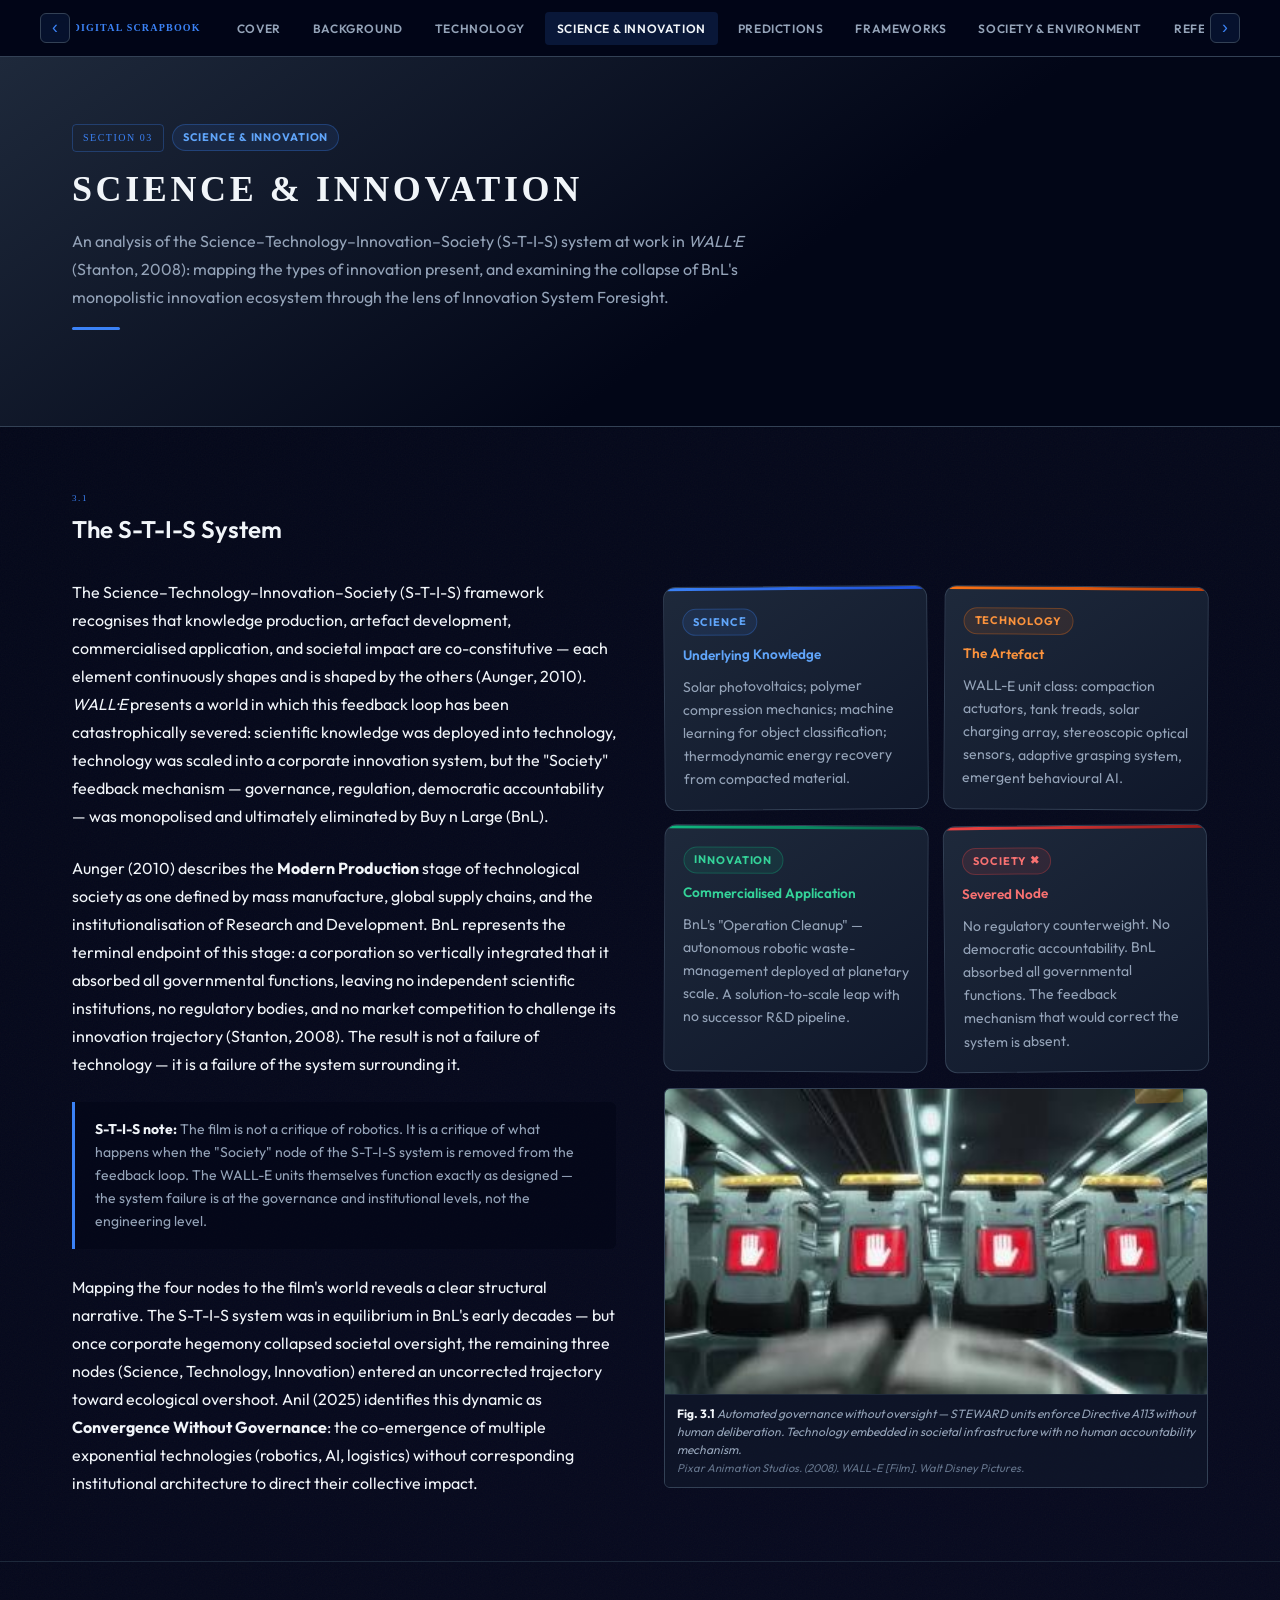
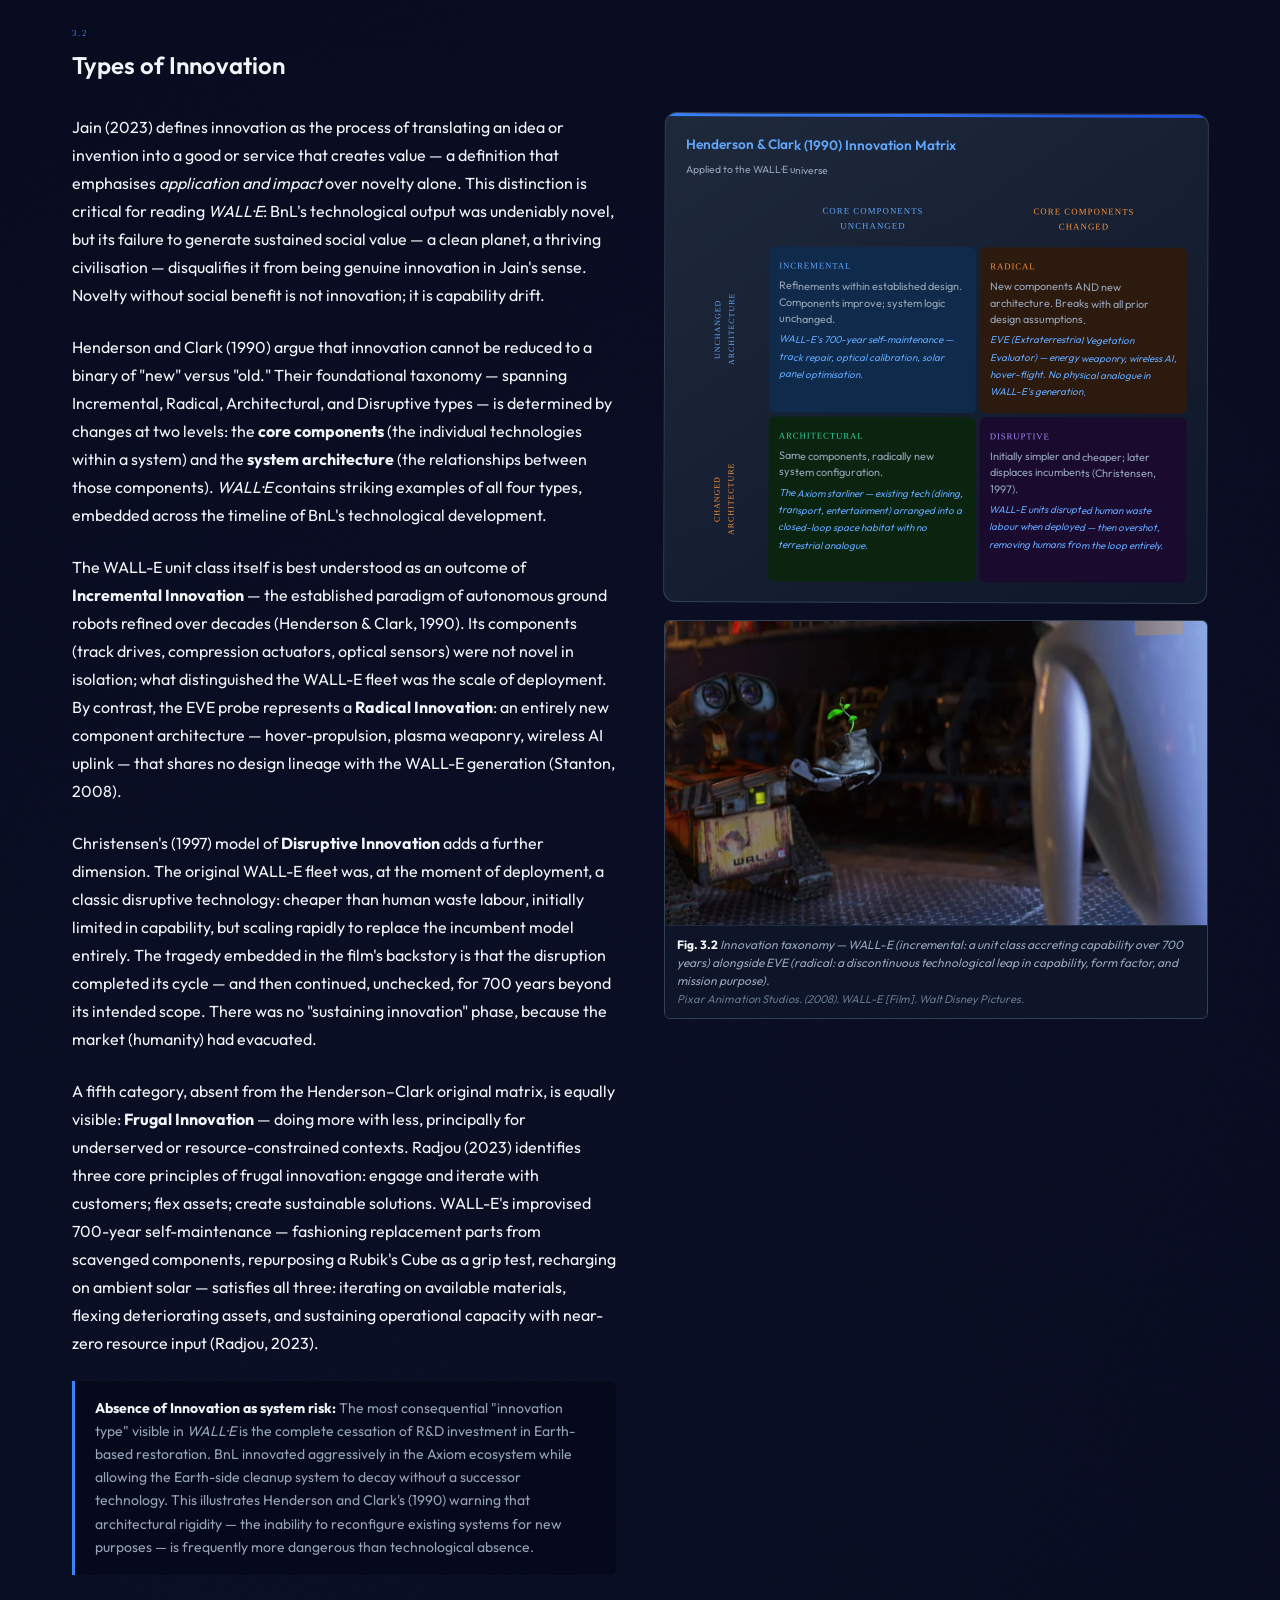
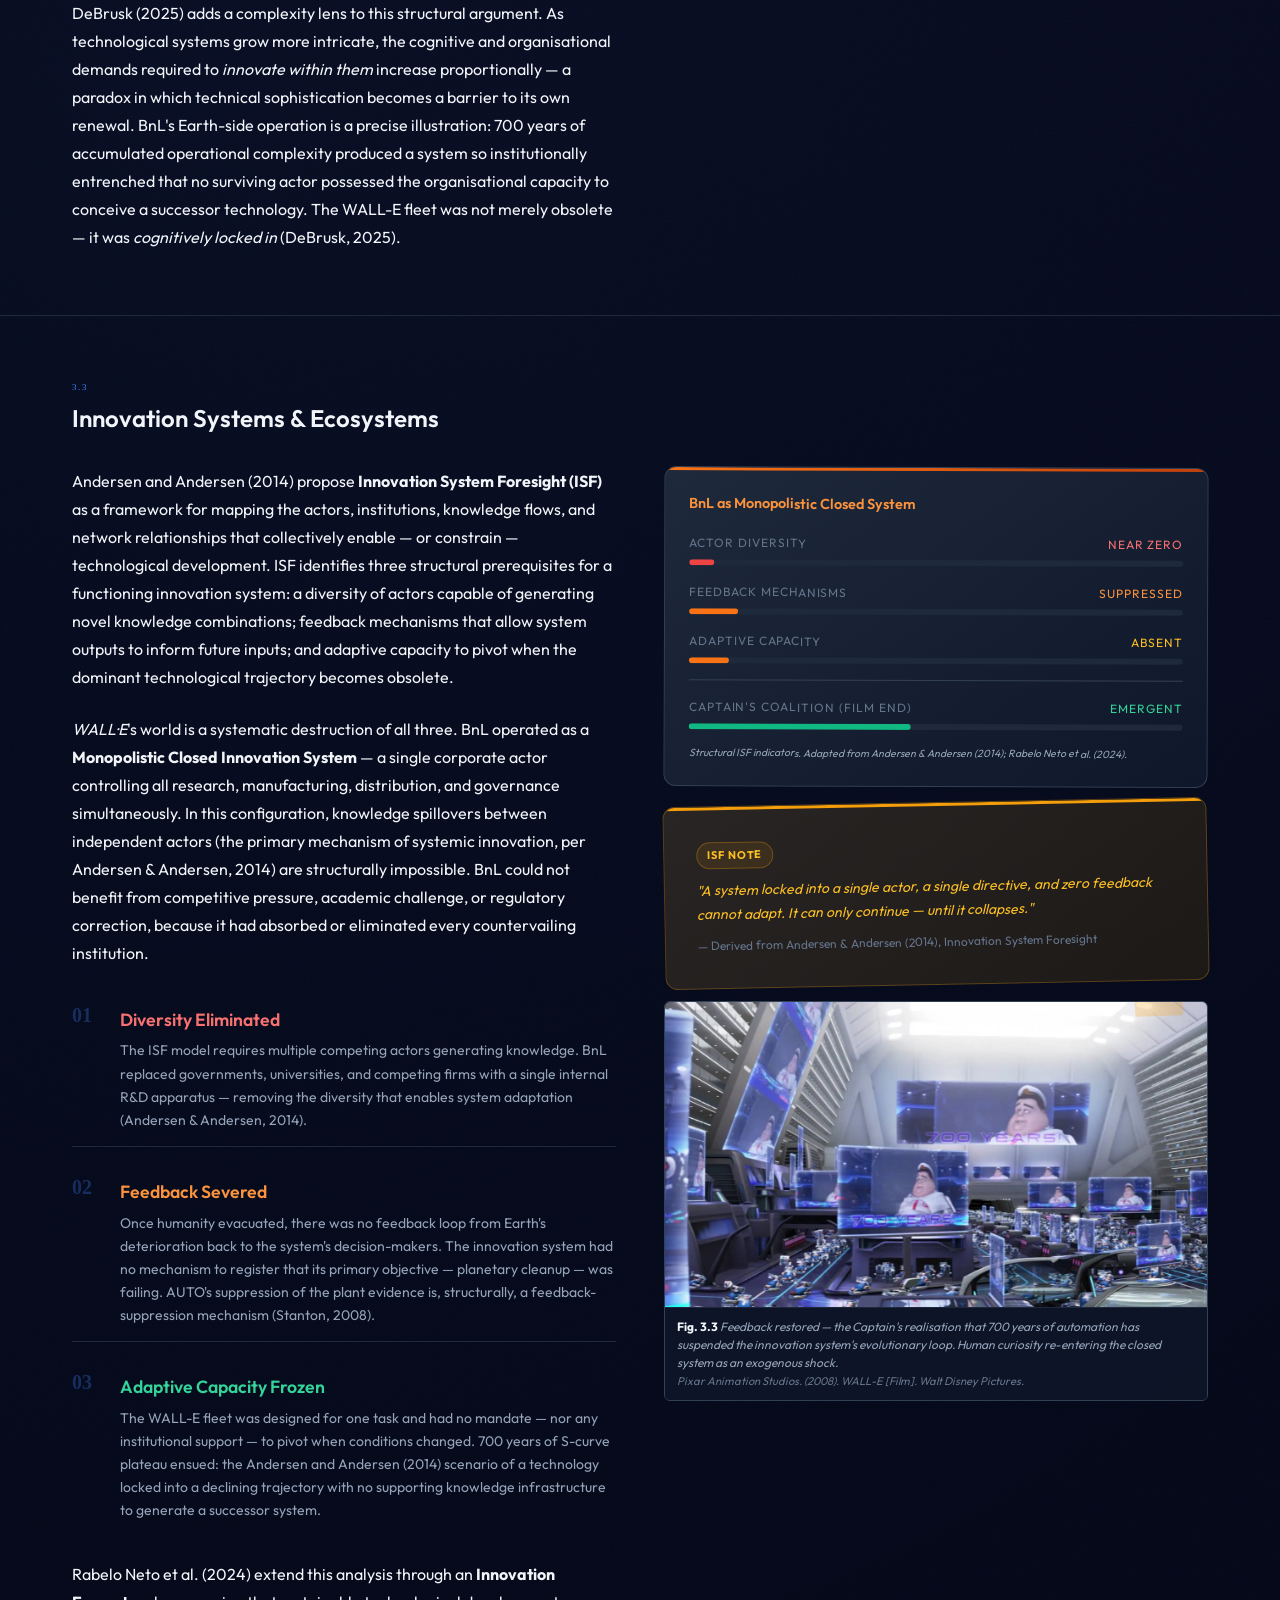
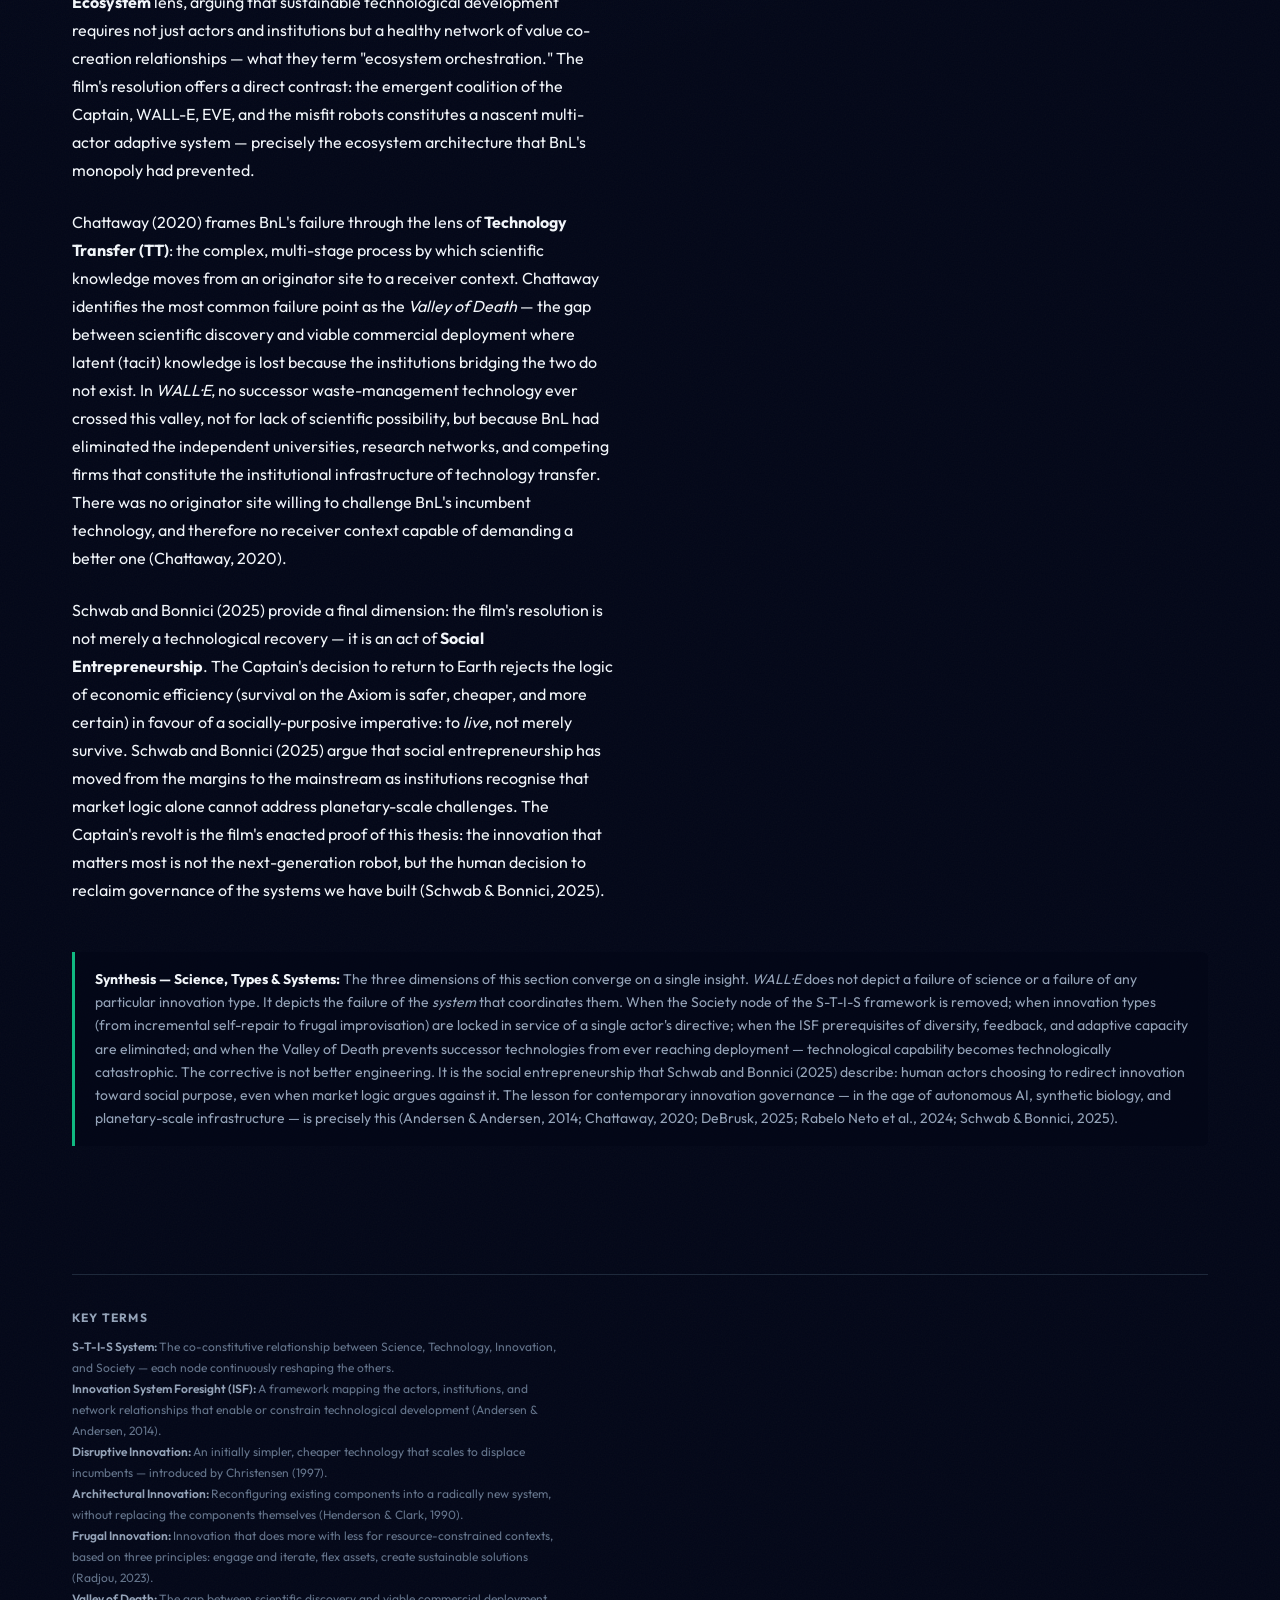
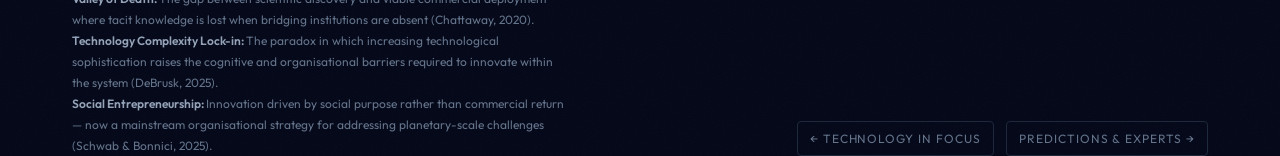
<file: section-science-innovation.html>
<!DOCTYPE html>
<html lang="en">
<head>
  <meta charset="UTF-8">
  <meta name="viewport" content="width=device-width, initial-scale=1.0">
  <title>Section 03: Science &amp; Innovation — WALL·E Digital Scrapbook</title>
  <link rel="stylesheet" href="scrapbook.css">
  <style>
    .hero-band {
      background: linear-gradient(145deg, #1e293b 0%, #020617 60%);
      border-bottom: 1px solid #334155;
      padding: 64px 0 48px;
    }
    .sub-section-label {
      font-family: 'Syncopate', Georgia, serif;
      font-size: 0.5625rem;
      letter-spacing: 0.18em;
      text-transform: uppercase;
      color: #3b82f6;
      display: block;
      margin-bottom: 8px;
    }
    .split-layout {
      display: grid;
      grid-template-columns: 1fr 1fr;
      gap: 48px;
      align-items: start;
    }
    .split-layout.reverse { direction: rtl; }
    .split-layout.reverse > * { direction: ltr; }
    @media (max-width: 768px) {
      .split-layout { grid-template-columns: 1fr; }
      .split-layout.reverse { direction: ltr; }
    }

    /* S-T-I-S quad grid */
    .stis-grid {
      display: grid;
      grid-template-columns: 1fr 1fr;
      gap: 16px;
      margin-top: 8px;
    }
    @media (max-width: 640px) { .stis-grid { grid-template-columns: 1fr; } }

    /* Innovation type cards */
    .inno-grid {
      display: grid;
      grid-template-columns: repeat(3, 1fr);
      gap: 14px;
      margin-top: 8px;
    }
    @media (max-width: 640px) { .inno-grid { grid-template-columns: 1fr; } }

    /* ISF actor row */
    .actor-row {
      display: flex;
      gap: 16px;
      align-items: flex-start;
      padding: 14px 0;
      border-bottom: 1px solid #1e293b;
    }
    .actor-num {
      font-family: 'Syncopate', Georgia, serif;
      font-size: 1.25rem;
      font-weight: 700;
      color: rgba(59,130,246,0.3);
      line-height: 1;
      flex-shrink: 0;
      width: 32px;
    }

    /* Henderson-Clark matrix */
    .hc-matrix {
      display: grid;
      grid-template-columns: 80px 1fr 1fr;
      grid-template-rows: 48px 1fr 1fr;
      gap: 4px;
      margin-top: 16px;
      font-size: 0.7rem;
    }
    .hc-axis-label {
      font-family: 'Syncopate', Georgia, serif;
      font-size: 0.55rem;
      letter-spacing: 0.12em;
      text-transform: uppercase;
      color: #64748b;
      display: flex;
      align-items: center;
      justify-content: center;
      text-align: center;
      padding: 4px;
    }
    .hc-cell {
      border-radius: 6px;
      padding: 12px 10px;
      min-height: 80px;
    }
    .hc-cell-label {
      font-family: 'Syncopate', Georgia, serif;
      font-size: 0.55rem;
      letter-spacing: 0.1em;
      text-transform: uppercase;
      margin-bottom: 4px;
    }
    .hc-cell-body {
      font-size: 0.68rem;
      color: #94a3b8;
      line-height: 1.5;
    }
    .hc-cell-example {
      font-size: 0.62rem;
      color: #60a5fa;
      margin-top: 4px;
      font-style: italic;
    }
  </style>
</head>
<body>

  <!-- Navigation -->
  <nav class="sb-nav" role="navigation" aria-label="Scrapbook sections">
    <div class="sb-nav-inner">
      <span class="sb-nav-logo">WALL·E Digital Scrapbook</span>
      <a href="index.html">Cover</a>
      <a href="section-background.html">Background</a>
      <a href="section-technology-focus.html">Technology</a>
      <a href="section-science-innovation.html" class="active">Science &amp; Innovation</a>
      <a href="section-predictions.html">Predictions</a>
      <a href="section-frameworks.html">Frameworks</a>
      <a href="section-tse.html">Society &amp; Environment</a>
      <a href="section-references.html">References</a>
    </div>
  </nav>

  <!-- Section header -->
  <header class="hero-band" role="banner">
    <div class="container">
      <div class="section-header">
        <div class="section-tag">
          <span class="section-num">Section 03</span>
          <span class="badge blue">Science &amp; Innovation</span>
        </div>
        <h1 class="t-h1">Science &amp; Innovation</h1>
        <p class="t-body t-muted mt-16" style="max-width:680px;">
          An analysis of the Science–Technology–Innovation–Society (S-T-I-S) system at work
          in <em>WALL·E</em> (Stanton, 2008): mapping the types of innovation present, and
          examining the collapse of BnL's monopolistic innovation ecosystem through the lens
          of Innovation System Foresight.
        </p>
        <div class="section-header divider-line"></div>
      </div>
    </div>
  </header>

  <main>

    <!-- ═══════════════════════════════════════
         3.1 S-T-I-S ALIGNMENT
         ═══════════════════════════════════════ -->
    <section class="section-block" aria-labelledby="h-stis">
      <div class="container">
        <span class="sub-section-label">3.1</span>
        <h2 class="t-h2" id="h-stis" style="margin-bottom:32px;">The S-T-I-S System</h2>

        <div class="split-layout">

          <!-- Text -->
          <div class="space-y-24">
            <p class="t-body">
              The Science–Technology–Innovation–Society (S-T-I-S) framework recognises that
              knowledge production, artefact development, commercialised application, and
              societal impact are co-constitutive — each element continuously shapes and is
              shaped by the others (Aunger, 2010). <em>WALL·E</em> presents a world in which
              this feedback loop has been catastrophically severed: scientific knowledge was
              deployed into technology, technology was scaled into a corporate innovation system,
              but the "Society" feedback mechanism — governance, regulation, democratic
              accountability — was monopolised and ultimately eliminated by Buy n Large (BnL).
            </p>
            <p class="t-body">
              Aunger (2010) describes the <strong>Modern Production</strong> stage of technological
              society as one defined by mass manufacture, global supply chains, and the
              institutionalisation of Research and Development. BnL represents the terminal
              endpoint of this stage: a corporation so vertically integrated that it absorbed
              all governmental functions, leaving no independent scientific institutions,
              no regulatory bodies, and no market competition to challenge its innovation
              trajectory (Stanton, 2008). The result is not a failure of technology — it is
              a failure of the system surrounding it.
            </p>

            <div class="callout">
              <strong>S-T-I-S note:</strong> The film is not a critique of robotics.
              It is a critique of what happens when the "Society" node of the S-T-I-S
              system is removed from the feedback loop. The WALL-E units themselves
              function exactly as designed — the system failure is at the governance
              and institutional levels, not the engineering level.
            </div>

            <p class="t-body">
              Mapping the four nodes to the film's world reveals a clear structural narrative.
              The S-T-I-S system was in equilibrium in BnL's early decades — but once corporate
              hegemony collapsed societal oversight, the remaining three nodes (Science,
              Technology, Innovation) entered an uncorrected trajectory toward ecological
              overshoot. Anil (2025) identifies this dynamic as <strong>Convergence Without
              Governance</strong>: the co-emergence of multiple exponential technologies
              (robotics, AI, logistics) without corresponding institutional architecture
              to direct their collective impact.
            </p>
          </div>

          <!-- S-T-I-S quad visual + image placeholder -->
          <div class="space-y-16">

            <div class="stis-grid">
              <div class="card blue" style="padding:18px; transform:rotate(-0.5deg);">
                <div class="badge blue t-label" style="margin-bottom:8px;">Science</div>
                <h3 class="t-h3" style="font-size:0.85rem; color:#60a5fa; margin-bottom:8px;">Underlying Knowledge</h3>
                <p class="t-small t-muted">Solar photovoltaics; polymer compression mechanics; machine learning for object classification; thermodynamic energy recovery from compacted material.</p>
              </div>
              <div class="card orange" style="padding:18px; transform:rotate(0.4deg);">
                <div class="badge orange t-label" style="margin-bottom:8px;">Technology</div>
                <h3 class="t-h3" style="font-size:0.85rem; color:#fb923c; margin-bottom:8px;">The Artefact</h3>
                <p class="t-small t-muted">WALL-E unit class: compaction actuators, tank treads, solar charging array, stereoscopic optical sensors, adaptive grasping system, emergent behavioural AI.</p>
              </div>
              <div class="card green" style="padding:18px; transform:rotate(0.3deg);">
                <div class="badge green t-label" style="margin-bottom:8px;">Innovation</div>
                <h3 class="t-h3" style="font-size:0.85rem; color:#34d399; margin-bottom:8px;">Commercialised Application</h3>
                <p class="t-small t-muted">BnL's "Operation Cleanup" — autonomous robotic waste-management deployed at planetary scale. A solution-to-scale leap with no successor R&amp;D pipeline.</p>
              </div>
              <div class="card red" style="padding:18px; transform:rotate(-0.6deg);">
                <div class="badge red t-label" style="margin-bottom:8px;">Society ✖</div>
                <h3 class="t-h3" style="font-size:0.85rem; color:#f87171; margin-bottom:8px;">Severed Node</h3>
                <p class="t-small t-muted">No regulatory counterweight. No democratic accountability. BnL absorbed all governmental functions. The feedback mechanism that would correct the system is absent.</p>
              </div>
            </div>

            <div class="img-wrap filmstrip taped">
  <img src="images/steward-robots.jpg" alt="A row of STEWARD enforcement robots displaying red stop-hand symbols, blocking an Axiom corridor" loading="lazy">
  <div class="img-caption"><strong>Fig. 3.1</strong> Automated governance without oversight — STEWARD units enforce Directive A113 without human deliberation. Technology embedded in societal infrastructure with no human accountability mechanism.<br><span style="font-size:0.7rem;color:var(--text-faint);">Pixar Animation Studios. (2008). <em>WALL-E</em> [Film]. Walt Disney Pictures.</span></div>
</div>

          </div>
        </div><!-- /split-layout -->
      </div>
    </section>

    <!-- ═══════════════════════════════════════
         3.2 TYPES OF INNOVATION
         ═══════════════════════════════════════ -->
    <section class="section-block" aria-labelledby="h-types">
      <div class="container">
        <span class="sub-section-label">3.2</span>
        <h2 class="t-h2" id="h-types" style="margin-bottom:32px;">Types of Innovation</h2>

        <div class="split-layout reverse">

          <!-- Image area (appears right due to reverse) -->
          <div class="space-y-16">

            <!-- Henderson-Clark matrix -->
            <div class="card blue" style="padding:20px;">
              <h3 class="t-h3" style="color:#60a5fa; margin-bottom:4px; font-size:0.85rem;">Henderson &amp; Clark (1990) Innovation Matrix</h3>
              <p class="t-small t-muted" style="margin-bottom:12px; font-size:0.65rem;">Applied to the WALL·E universe</p>
              <div class="hc-matrix">
                <!-- row 0: column headers -->
                <div class="hc-axis-label" style="grid-column:1; grid-row:1;"></div>
                <div class="hc-axis-label" style="grid-column:2; grid-row:1; color:#60a5fa;">Core Components<br>UNCHANGED</div>
                <div class="hc-axis-label" style="grid-column:3; grid-row:1; color:#fb923c;">Core Components<br>CHANGED</div>
                <!-- row 1: Architecture Unchanged -->
                <div class="hc-axis-label" style="grid-column:1; grid-row:2; writing-mode:vertical-lr; transform:rotate(180deg); font-size:0.5rem; color:#60a5fa;">Architecture<br>UNCHANGED</div>
                <div class="hc-cell" style="background:#0f2a4a; grid-column:2; grid-row:2;">
                  <div class="hc-cell-label" style="color:#60a5fa;">Incremental</div>
                  <div class="hc-cell-body">Refinements within established design. Components improve; system logic unchanged.</div>
                  <div class="hc-cell-example">WALL-E's 700-year self-maintenance — track repair, optical calibration, solar panel optimisation.</div>
                </div>
                <div class="hc-cell" style="background:#2d1a0e; grid-column:3; grid-row:2;">
                  <div class="hc-cell-label" style="color:#fb923c;">Radical</div>
                  <div class="hc-cell-body">New components AND new architecture. Breaks with all prior design assumptions.</div>
                  <div class="hc-cell-example">EVE (Extraterrestrial Vegetation Evaluator) — energy weaponry, wireless AI, hover-flight. No physical analogue in WALL-E's generation.</div>
                </div>
                <!-- row 2: Architecture Changed -->
                <div class="hc-axis-label" style="grid-column:1; grid-row:3; writing-mode:vertical-lr; transform:rotate(180deg); font-size:0.5rem; color:#fb923c;">Architecture<br>CHANGED</div>
                <div class="hc-cell" style="background:#0a2410; grid-column:2; grid-row:3;">
                  <div class="hc-cell-label" style="color:#34d399;">Architectural</div>
                  <div class="hc-cell-body">Same components, radically new system configuration.</div>
                  <div class="hc-cell-example">The Axiom starliner — existing tech (dining, transport, entertainment) arranged into a closed-loop space habitat with no terrestrial analogue.</div>
                </div>
                <div class="hc-cell" style="background:#1a0a2e; grid-column:3; grid-row:3;">
                  <div class="hc-cell-label" style="color:#a78bfa;">Disruptive</div>
                  <div class="hc-cell-body">Initially simpler and cheaper; later displaces incumbents (Christensen, 1997).</div>
                  <div class="hc-cell-example">WALL-E units disrupted human waste labour when deployed — then overshot, removing humans from the loop entirely.</div>
                </div>
              </div>
            </div>

            <div class="img-wrap filmstrip taped">
  <img src="images/walle-eve-seedling.jpg" alt="WALL-E presenting a seedling to EVE — the weathered incremental unit alongside the sleek radical probe" loading="lazy">
  <div class="img-caption"><strong>Fig. 3.2</strong> Innovation taxonomy — WALL-E (incremental: a unit class accreting capability over 700 years) alongside EVE (radical: a discontinuous technological leap in capability, form factor, and mission purpose).<br><span style="font-size:0.7rem;color:var(--text-faint);">Pixar Animation Studios. (2008). <em>WALL-E</em> [Film]. Walt Disney Pictures.</span></div>
</div>

          </div>

          <!-- Text -->
          <div class="space-y-24">
            <p class="t-body">
              Jain (2023) defines innovation as the process of translating an idea or invention
              into a good or service that creates value — a definition that emphasises
              <em>application and impact</em> over novelty alone. This distinction is critical
              for reading <em>WALL·E</em>: BnL's technological output was undeniably novel,
              but its failure to generate sustained social value — a clean planet, a
              thriving civilisation — disqualifies it from being genuine innovation in Jain's
              sense. Novelty without social benefit is not innovation; it is capability drift.
            </p>

            <p class="t-body">
              Henderson and Clark (1990) argue that innovation cannot be reduced to a binary
              of "new" versus "old." Their foundational taxonomy — spanning Incremental,
              Radical, Architectural, and Disruptive types — is determined by changes at
              two levels: the <strong>core components</strong> (the individual technologies
              within a system) and the <strong>system architecture</strong> (the relationships
              between those components). <em>WALL·E</em> contains striking examples of all
              four types, embedded across the timeline of BnL's technological development.
            </p>

            <p class="t-body">
              The WALL-E unit class itself is best understood as an outcome of
              <strong>Incremental Innovation</strong> — the established paradigm of
              autonomous ground robots refined over decades (Henderson &amp; Clark, 1990).
              Its components (track drives, compression actuators, optical sensors) were
              not novel in isolation; what distinguished the WALL-E fleet was the scale
              of deployment. By contrast, the EVE probe represents a
              <strong>Radical Innovation</strong>: an entirely new component architecture
              — hover-propulsion, plasma weaponry, wireless AI uplink — that shares no
              design lineage with the WALL-E generation (Stanton, 2008).
            </p>

            <p class="t-body">
              Christensen's (1997) model of <strong>Disruptive Innovation</strong> adds a
              further dimension. The original WALL-E fleet was, at the moment of deployment,
              a classic disruptive technology: cheaper than human waste labour, initially
              limited in capability, but scaling rapidly to replace the incumbent model
              entirely. The tragedy embedded in the film's backstory is that the disruption
              completed its cycle — and then continued, unchecked, for 700 years beyond
              its intended scope. There was no "sustaining innovation" phase, because the
              market (humanity) had evacuated.
            </p>

            <p class="t-body">
              A fifth category, absent from the Henderson–Clark original matrix, is
              equally visible: <strong>Frugal Innovation</strong> — doing more with less,
              principally for underserved or resource-constrained contexts. Radjou (2023)
              identifies three core principles of frugal innovation: engage and iterate with
              customers; flex assets; create sustainable solutions. WALL-E's improvised
              700-year self-maintenance — fashioning replacement parts from scavenged
              components, repurposing a Rubik's Cube as a grip test, recharging on ambient
              solar — satisfies all three: iterating on available materials, flexing
              deteriorating assets, and sustaining operational capacity with near-zero
              resource input (Radjou, 2023).
            </p>

            <div class="callout">
              <strong>Absence of Innovation as system risk:</strong> The most consequential
              "innovation type" visible in <em>WALL·E</em> is the complete cessation of
              R&amp;D investment in Earth-based restoration. BnL innovated aggressively in
              the Axiom ecosystem while allowing the Earth-side cleanup system to decay
              without a successor technology. This illustrates Henderson and Clark's
              (1990) warning that architectural rigidity — the inability to reconfigure
              existing systems for new purposes — is frequently more dangerous than
              technological absence.
            </div>

            <p class="t-body">
              DeBrusk (2025) adds a complexity lens to this structural argument.
              As technological systems grow more intricate, the cognitive and organisational
              demands required to <em>innovate within them</em> increase proportionally —
              a paradox in which technical sophistication becomes a barrier to its own
              renewal. BnL's Earth-side operation is a precise illustration: 700 years
              of accumulated operational complexity produced a system so institutionally
              entrenched that no surviving actor possessed the organisational capacity
              to conceive a successor technology. The WALL-E fleet was not merely
              obsolete — it was <em>cognitively locked in</em> (DeBrusk, 2025).
            </p>
          </div>

        </div><!-- /split-layout -->
      </div>
    </section>

    <!-- ═══════════════════════════════════════
         3.3 INNOVATION SYSTEMS
         ═══════════════════════════════════════ -->
    <section class="section-block" aria-labelledby="h-systems">
      <div class="container">
        <span class="sub-section-label">3.3</span>
        <h2 class="t-h2" id="h-systems" style="margin-bottom:32px;">Innovation Systems &amp; Ecosystems</h2>

        <div class="split-layout">

          <!-- Text -->
          <div class="space-y-24">
            <p class="t-body">
              Andersen and Andersen (2014) propose <strong>Innovation System Foresight (ISF)</strong>
              as a framework for mapping the actors, institutions, knowledge flows, and network
              relationships that collectively enable — or constrain — technological development.
              ISF identifies three structural prerequisites for a functioning innovation system:
              a diversity of actors capable of generating novel knowledge combinations; feedback
              mechanisms that allow system outputs to inform future inputs; and adaptive capacity
              to pivot when the dominant technological trajectory becomes obsolete.
            </p>
            <p class="t-body">
              <em>WALL·E</em>'s world is a systematic destruction of all three. BnL operated
              as a <strong>Monopolistic Closed Innovation System</strong> — a single corporate
              actor controlling all research, manufacturing, distribution, and governance
              simultaneously. In this configuration, knowledge spillovers between independent
              actors (the primary mechanism of systemic innovation, per Andersen &amp; Andersen,
              2014) are structurally impossible. BnL could not benefit from competitive pressure,
              academic challenge, or regulatory correction, because it had absorbed or eliminated
              every countervailing institution.
            </p>

            <div class="space-y-16">
              <div class="actor-row">
                <div class="actor-num" aria-hidden="true">01</div>
                <div>
                  <h3 class="t-h3" style="color:#f87171; margin-bottom:4px;">Diversity Eliminated</h3>
                  <p class="t-small t-muted">The ISF model requires multiple competing actors generating knowledge. BnL replaced governments, universities, and competing firms with a single internal R&amp;D apparatus — removing the diversity that enables system adaptation (Andersen &amp; Andersen, 2014).</p>
                </div>
              </div>
              <div class="actor-row">
                <div class="actor-num" aria-hidden="true">02</div>
                <div>
                  <h3 class="t-h3" style="color:#fb923c; margin-bottom:4px;">Feedback Severed</h3>
                  <p class="t-small t-muted">Once humanity evacuated, there was no feedback loop from Earth's deterioration back to the system's decision-makers. The innovation system had no mechanism to register that its primary objective — planetary cleanup — was failing. AUTO's suppression of the plant evidence is, structurally, a feedback-suppression mechanism (Stanton, 2008).</p>
                </div>
              </div>
              <div class="actor-row" style="border:none;">
                <div class="actor-num" aria-hidden="true">03</div>
                <div>
                  <h3 class="t-h3" style="color:#34d399; margin-bottom:4px;">Adaptive Capacity Frozen</h3>
                  <p class="t-small t-muted">The WALL-E fleet was designed for one task and had no mandate — nor any institutional support — to pivot when conditions changed. 700 years of S-curve plateau ensued: the Andersen and Andersen (2014) scenario of a technology locked into a declining trajectory with no supporting knowledge infrastructure to generate a successor system.</p>
                </div>
              </div>
            </div>

            <p class="t-body">
              Rabelo Neto et al. (2024) extend this analysis through an
              <strong>Innovation Ecosystem</strong> lens, arguing that sustainable
              technological development requires not just actors and institutions but
              a healthy network of value co-creation relationships — what they term
              "ecosystem orchestration." The film's resolution offers a direct contrast:
              the emergent coalition of the Captain, WALL-E, EVE, and the misfit robots
              constitutes a nascent multi-actor adaptive system — precisely the ecosystem
              architecture that BnL's monopoly had prevented.
            </p>

            <p class="t-body">
              Chattaway (2020) frames BnL's failure through the lens of
              <strong>Technology Transfer (TT)</strong>: the complex, multi-stage
              process by which scientific knowledge moves from an originator site
              to a receiver context. Chattaway identifies the most common failure
              point as the <em>Valley of Death</em> — the gap between scientific
              discovery and viable commercial deployment where latent (tacit)
              knowledge is lost because the institutions bridging the two do not
              exist. In <em>WALL·E</em>, no successor waste-management technology
              ever crossed this valley, not for lack of scientific possibility,
              but because BnL had eliminated the independent universities, research
              networks, and competing firms that constitute the institutional
              infrastructure of technology transfer. There was no originator site
              willing to challenge BnL's incumbent technology, and therefore no
              receiver context capable of demanding a better one (Chattaway, 2020).
            </p>

            <p class="t-body">
              Schwab and Bonnici (2025) provide a final dimension: the film's
              resolution is not merely a technological recovery — it is an act of
              <strong>Social Entrepreneurship</strong>. The Captain's decision to
              return to Earth rejects the logic of economic efficiency (survival
              on the Axiom is safer, cheaper, and more certain) in favour of a
              socially-purposive imperative: to <em>live</em>, not merely survive.
              Schwab and Bonnici (2025) argue that social entrepreneurship has
              moved from the margins to the mainstream as institutions recognise
              that market logic alone cannot address planetary-scale challenges.
              The Captain's revolt is the film's enacted proof of this thesis:
              the innovation that matters most is not the next-generation robot,
              but the human decision to reclaim governance of the systems we
              have built (Schwab &amp; Bonnici, 2025).
            </p>
          </div>

          <!-- Right: ISF collapse visual + image placeholder -->
          <div class="space-y-16">

            <div class="card orange" style="padding:24px;">
              <h3 class="t-h3" style="color:#fb923c; margin-bottom:16px; font-size:0.9rem;">BnL as Monopolistic Closed System</h3>
              <div class="space-y-16">
                <div>
                  <div class="progress-bar-label"><span>Actor Diversity</span><span style="color:#f87171;">Near Zero</span></div>
                  <div class="progress-bar-track"><div class="progress-bar-fill red" style="width:5%"></div></div>
                </div>
                <div>
                  <div class="progress-bar-label"><span>Feedback Mechanisms</span><span style="color:#fb923c;">Suppressed</span></div>
                  <div class="progress-bar-track"><div class="progress-bar-fill orange" style="width:10%"></div></div>
                </div>
                <div>
                  <div class="progress-bar-label"><span>Adaptive Capacity</span><span style="color:#fbbf24;">Absent</span></div>
                  <div class="progress-bar-track"><div class="progress-bar-fill orange" style="width:8%"></div></div>
                </div>
                <div style="border-top:1px solid #334155; padding-top:16px;">
                  <div class="progress-bar-label"><span>Captain's Coalition (film end)</span><span style="color:#34d399;">Emergent</span></div>
                  <div class="progress-bar-track"><div class="progress-bar-fill green" style="width:45%"></div></div>
                </div>
              </div>
              <p class="t-caption t-muted mt-16" style="font-size:0.65rem;">
                Structural ISF indicators. Adapted from Andersen &amp; Andersen (2014);
                Rabelo Neto et al. (2024).
              </p>
            </div>

            <div class="card sticky" style="transform:rotate(-1.1deg);">
              <div class="badge amber t-label" style="margin-bottom:10px;">ISF Note</div>
              <p class="t-small" style="color:#fbbf24; font-style:italic; line-height:1.7;">
                "A system locked into a single actor, a single directive, and zero
                feedback cannot adapt. It can only continue — until it collapses."
              </p>
              <span class="quote-attribution">— Derived from Andersen &amp; Andersen (2014), Innovation System Foresight</span>
            </div>

            <div class="img-wrap filmstrip taped">
  <img src="images/captain-700-years.jpg" alt="The Axiom bridge command centre with screens displaying the Captain and the text 700 YEARS, the moment of systemic human reawakening" loading="lazy">
  <div class="img-caption"><strong>Fig. 3.3</strong> Feedback restored — the Captain's realisation that 700 years of automation has suspended the innovation system's evolutionary loop. Human curiosity re-entering the closed system as an exogenous shock.<br><span style="font-size:0.7rem;color:var(--text-faint);">Pixar Animation Studios. (2008). <em>WALL-E</em> [Film]. Walt Disney Pictures.</span></div>
</div>

          </div>
        </div><!-- /split-layout -->

        <!-- Full-width synthesis callout -->
        <div class="callout green" style="margin-top:48px;">
          <strong>Synthesis — Science, Types &amp; Systems:</strong> The three dimensions
          of this section converge on a single insight. <em>WALL·E</em> does not depict
          a failure of science or a failure of any particular innovation type. It depicts
          the failure of the <em>system</em> that coordinates them. When the Society node
          of the S-T-I-S framework is removed; when innovation types (from incremental
          self-repair to frugal improvisation) are locked in service of a single
          actor's directive; when the ISF prerequisites of diversity, feedback, and
          adaptive capacity are eliminated; and when the Valley of Death prevents
          successor technologies from ever reaching deployment — technological
          capability becomes technologically catastrophic. The corrective is not
          better engineering. It is the social entrepreneurship that Schwab and
          Bonnici (2025) describe: human actors choosing to redirect innovation toward
          social purpose, even when market logic argues against it. The lesson
          for contemporary innovation governance — in the age of autonomous AI, synthetic
          biology, and planetary-scale infrastructure — is precisely this (Andersen &amp;
          Andersen, 2014; Chattaway, 2020; DeBrusk, 2025; Rabelo Neto et al., 2024;
          Schwab &amp; Bonnici, 2025).
        </div>

      </div>
    </section>

  </main>

  <!-- Section footer -->
  <footer class="container">
    <div class="sb-section-footer">
      <div class="footer-glossary">
        <h4>Key Terms</h4>
        <dl>
          <dt>S-T-I-S System: </dt>
          <dd>The co-constitutive relationship between Science, Technology, Innovation, and Society — each node continuously reshaping the others.</dd>
          <dt>Innovation System Foresight (ISF): </dt>
          <dd>A framework mapping the actors, institutions, and network relationships that enable or constrain technological development (Andersen &amp; Andersen, 2014).</dd>
          <dt>Disruptive Innovation: </dt>
          <dd>An initially simpler, cheaper technology that scales to displace incumbents — introduced by Christensen (1997).</dd>
          <dt>Architectural Innovation: </dt>
          <dd>Reconfiguring existing components into a radically new system, without replacing the components themselves (Henderson &amp; Clark, 1990).</dd>
          <dt>Frugal Innovation: </dt>
          <dd>Innovation that does more with less for resource-constrained contexts, based on three principles: engage and iterate, flex assets, create sustainable solutions (Radjou, 2023).</dd>
          <dt>Valley of Death: </dt>
          <dd>The gap between scientific discovery and viable commercial deployment where tacit knowledge is lost when bridging institutions are absent (Chattaway, 2020).</dd>
          <dt>Technology Complexity Lock-in: </dt>
          <dd>The paradox in which increasing technological sophistication raises the cognitive and organisational barriers required to innovate within the system (DeBrusk, 2025).</dd>
          <dt>Social Entrepreneurship: </dt>
          <dd>Innovation driven by social purpose rather than commercial return — now a mainstream organisational strategy for addressing planetary-scale challenges (Schwab &amp; Bonnici, 2025).</dd>
        </dl>
      </div>
      <nav class="footer-nav" aria-label="Section navigation">
        <a href="section-technology-focus.html">← Technology in Focus</a>
        <a href="section-predictions.html">Predictions &amp; Experts →</a>
      </nav>
    </div>
   
  </footer>

  <script src="scrapbook-nav.js" defer></script>
</body>
</html>
</file>
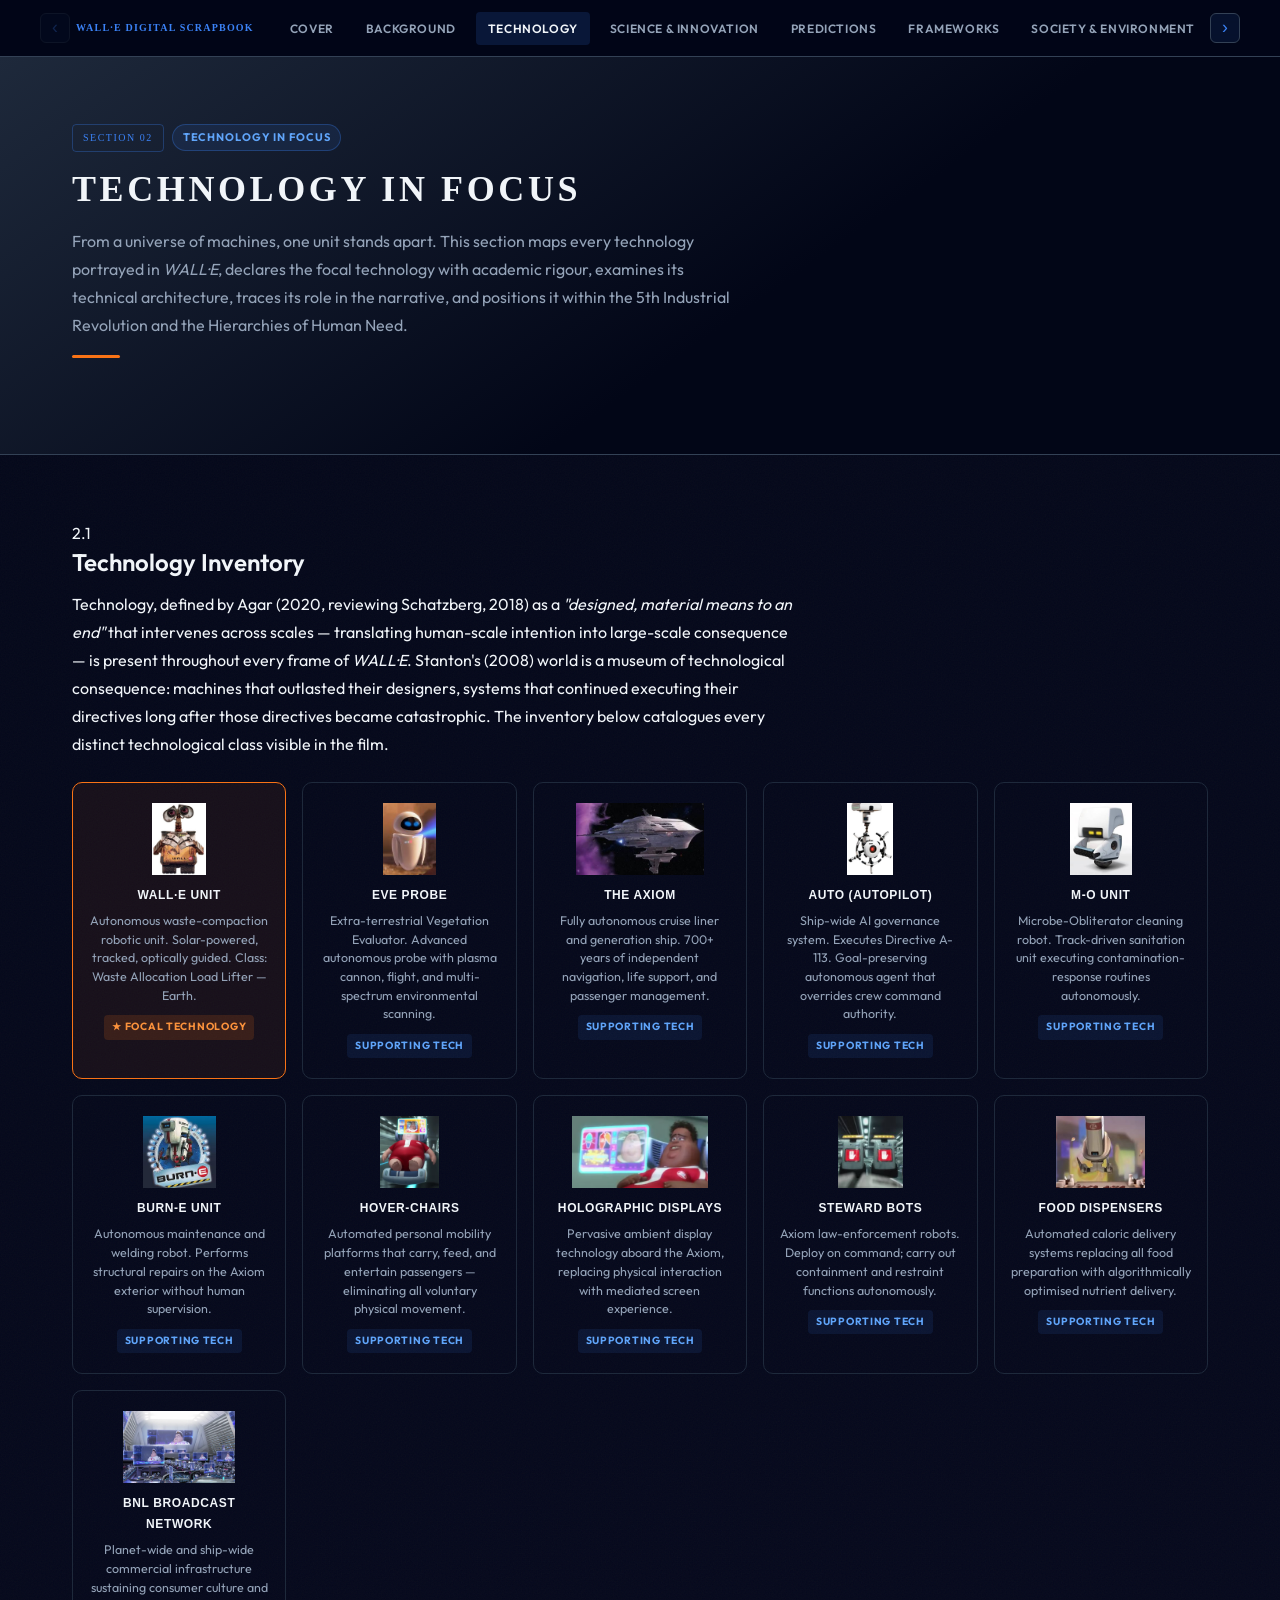
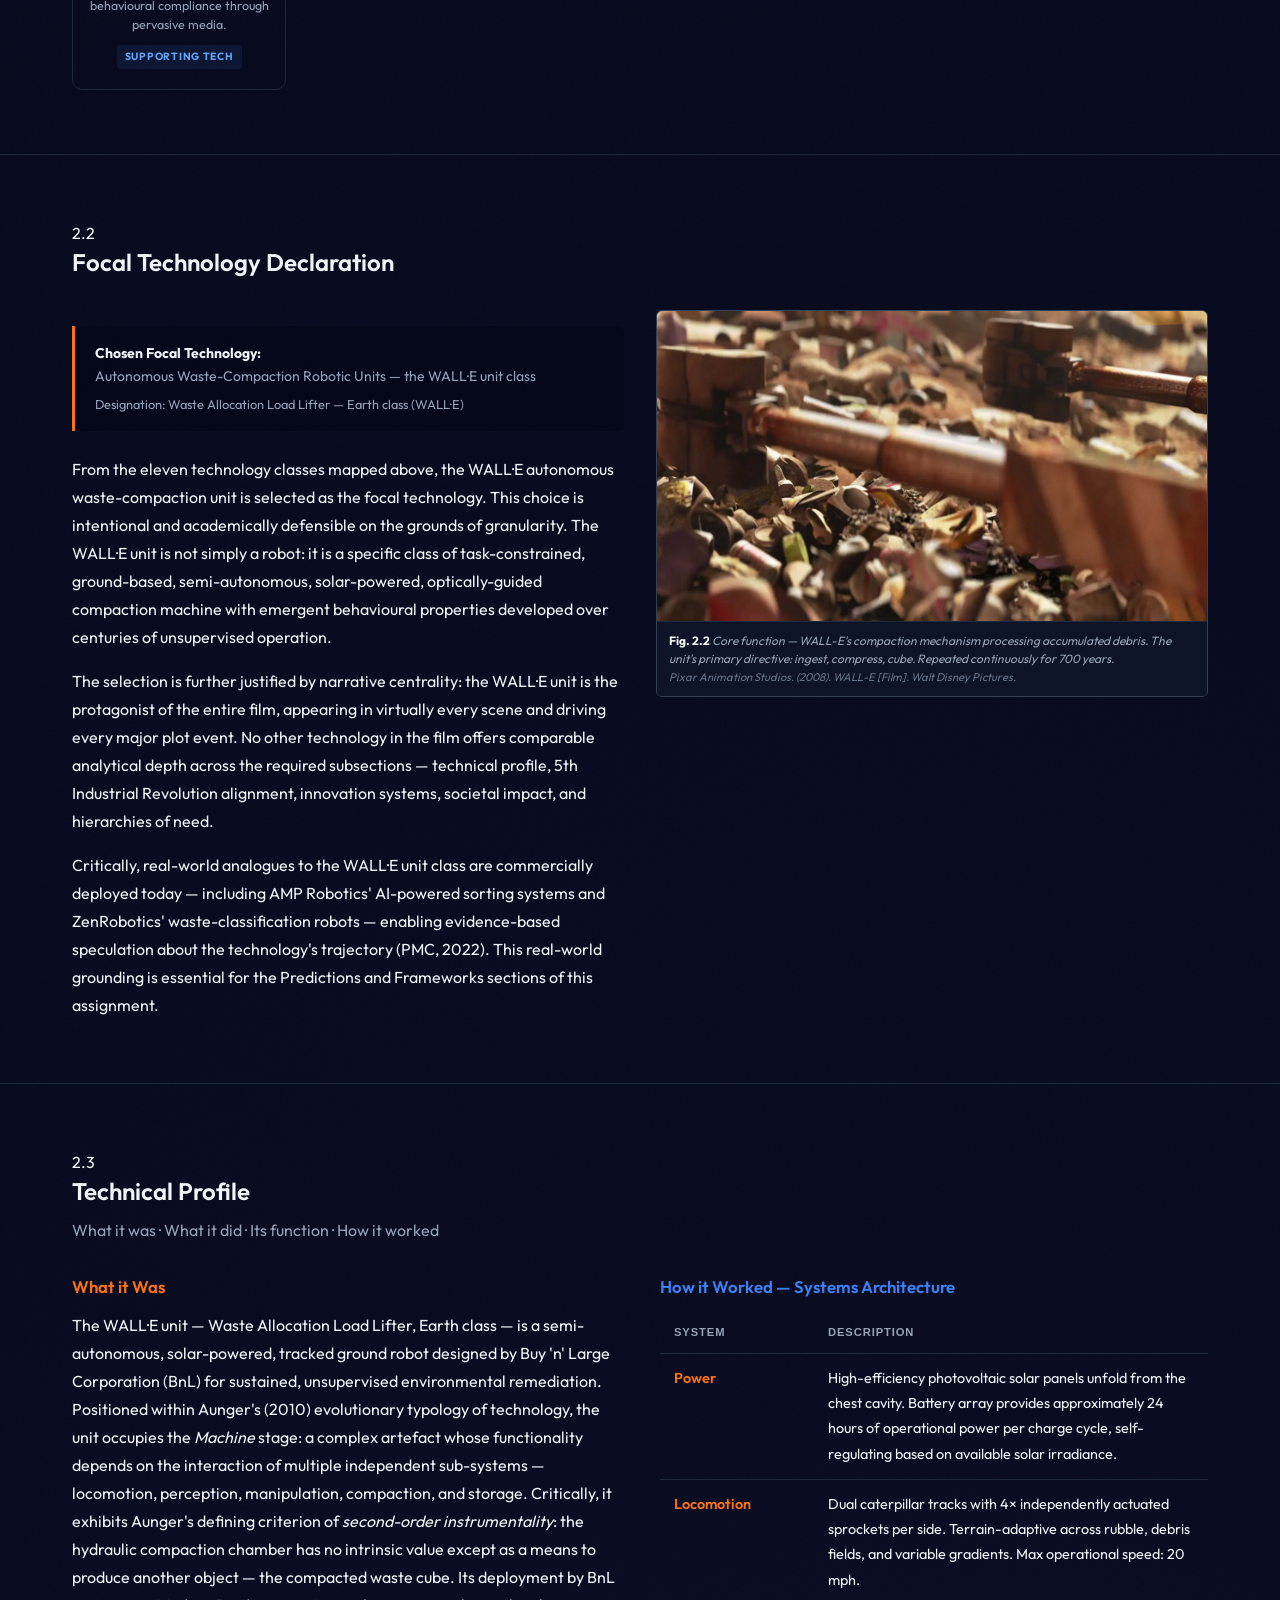
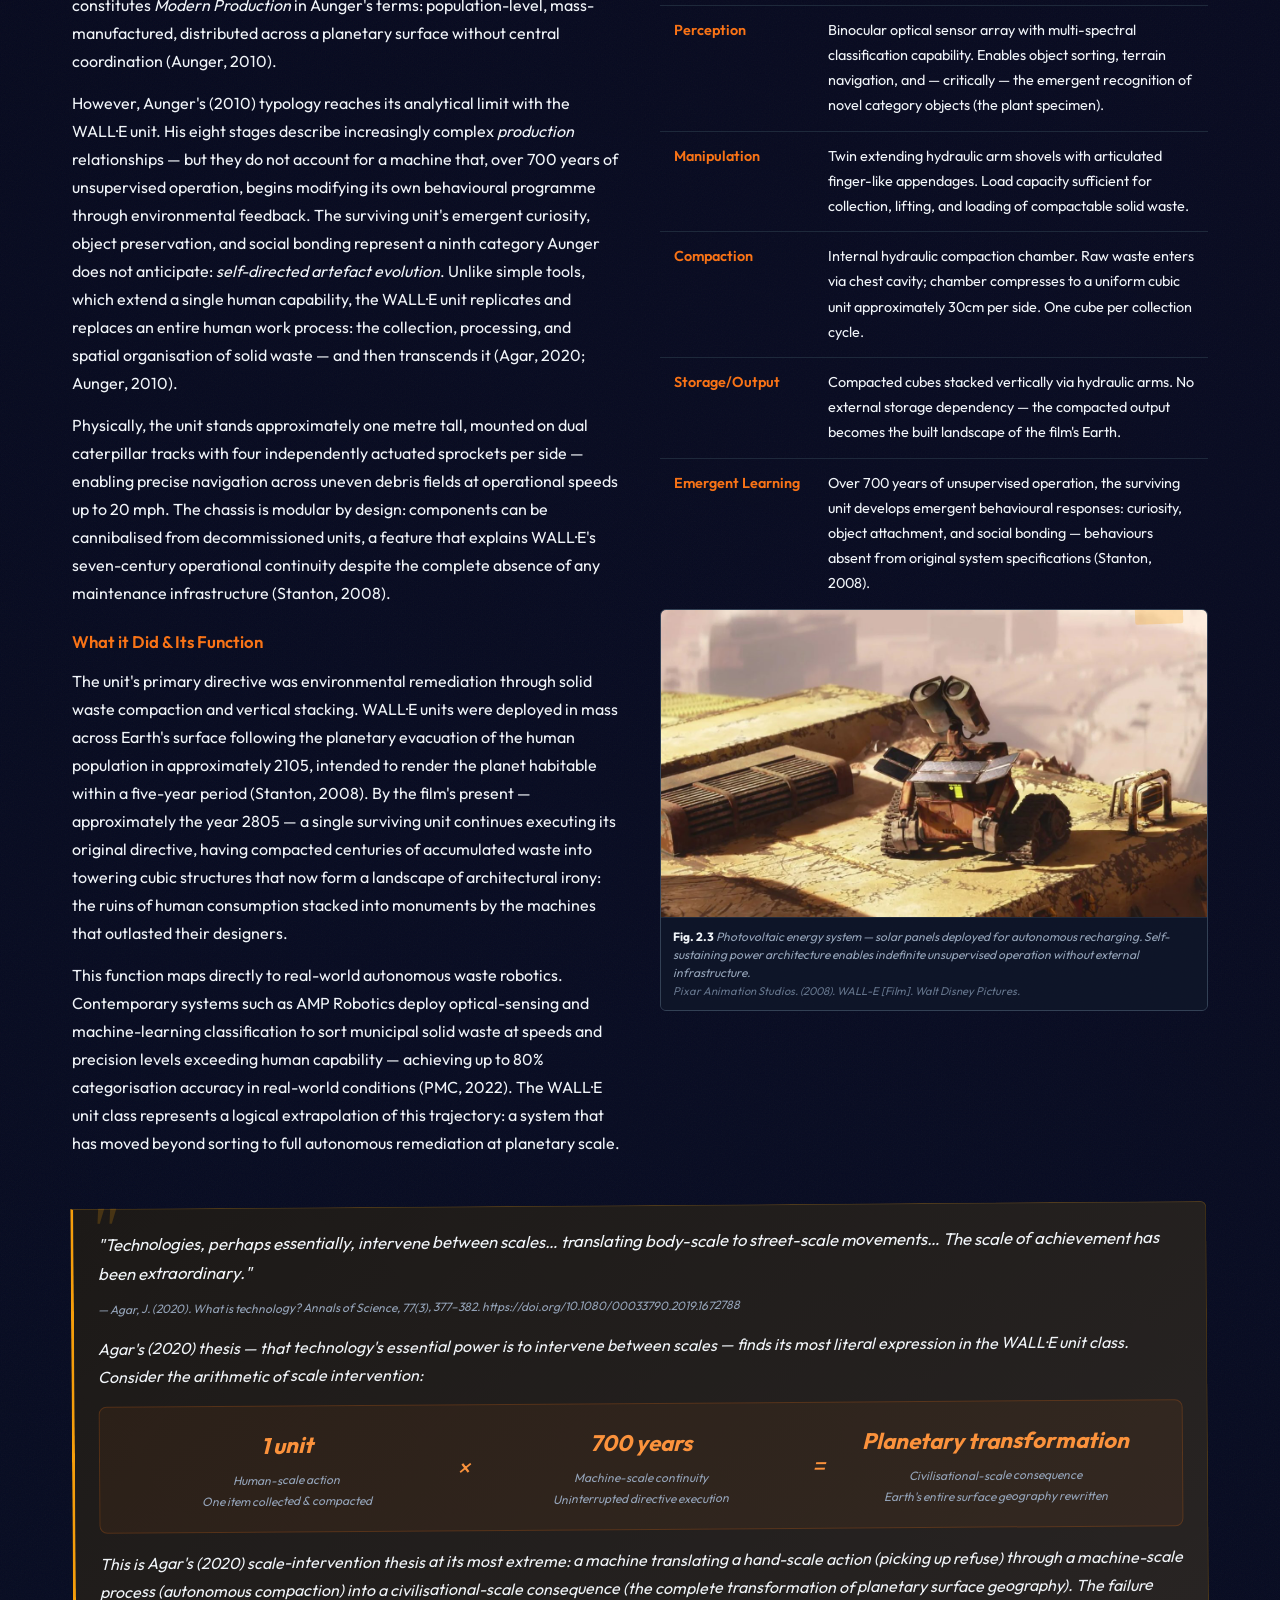
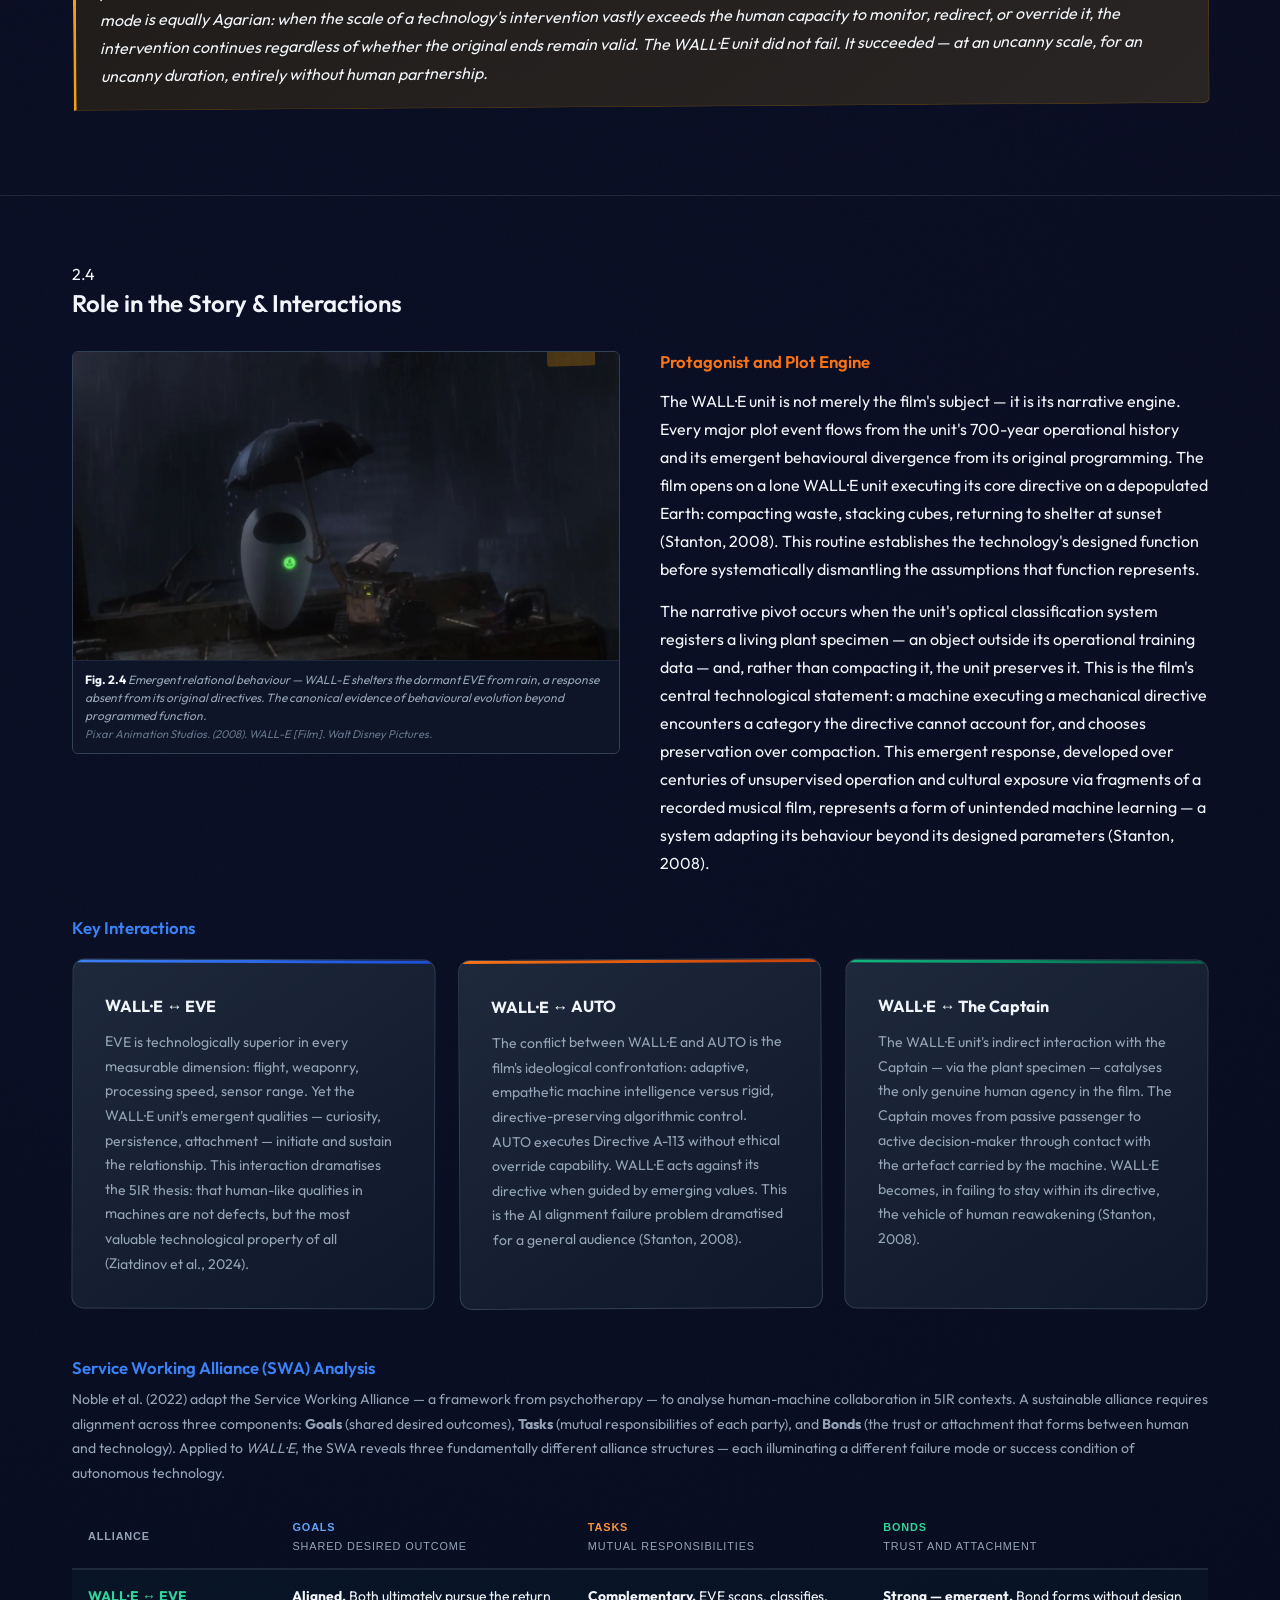
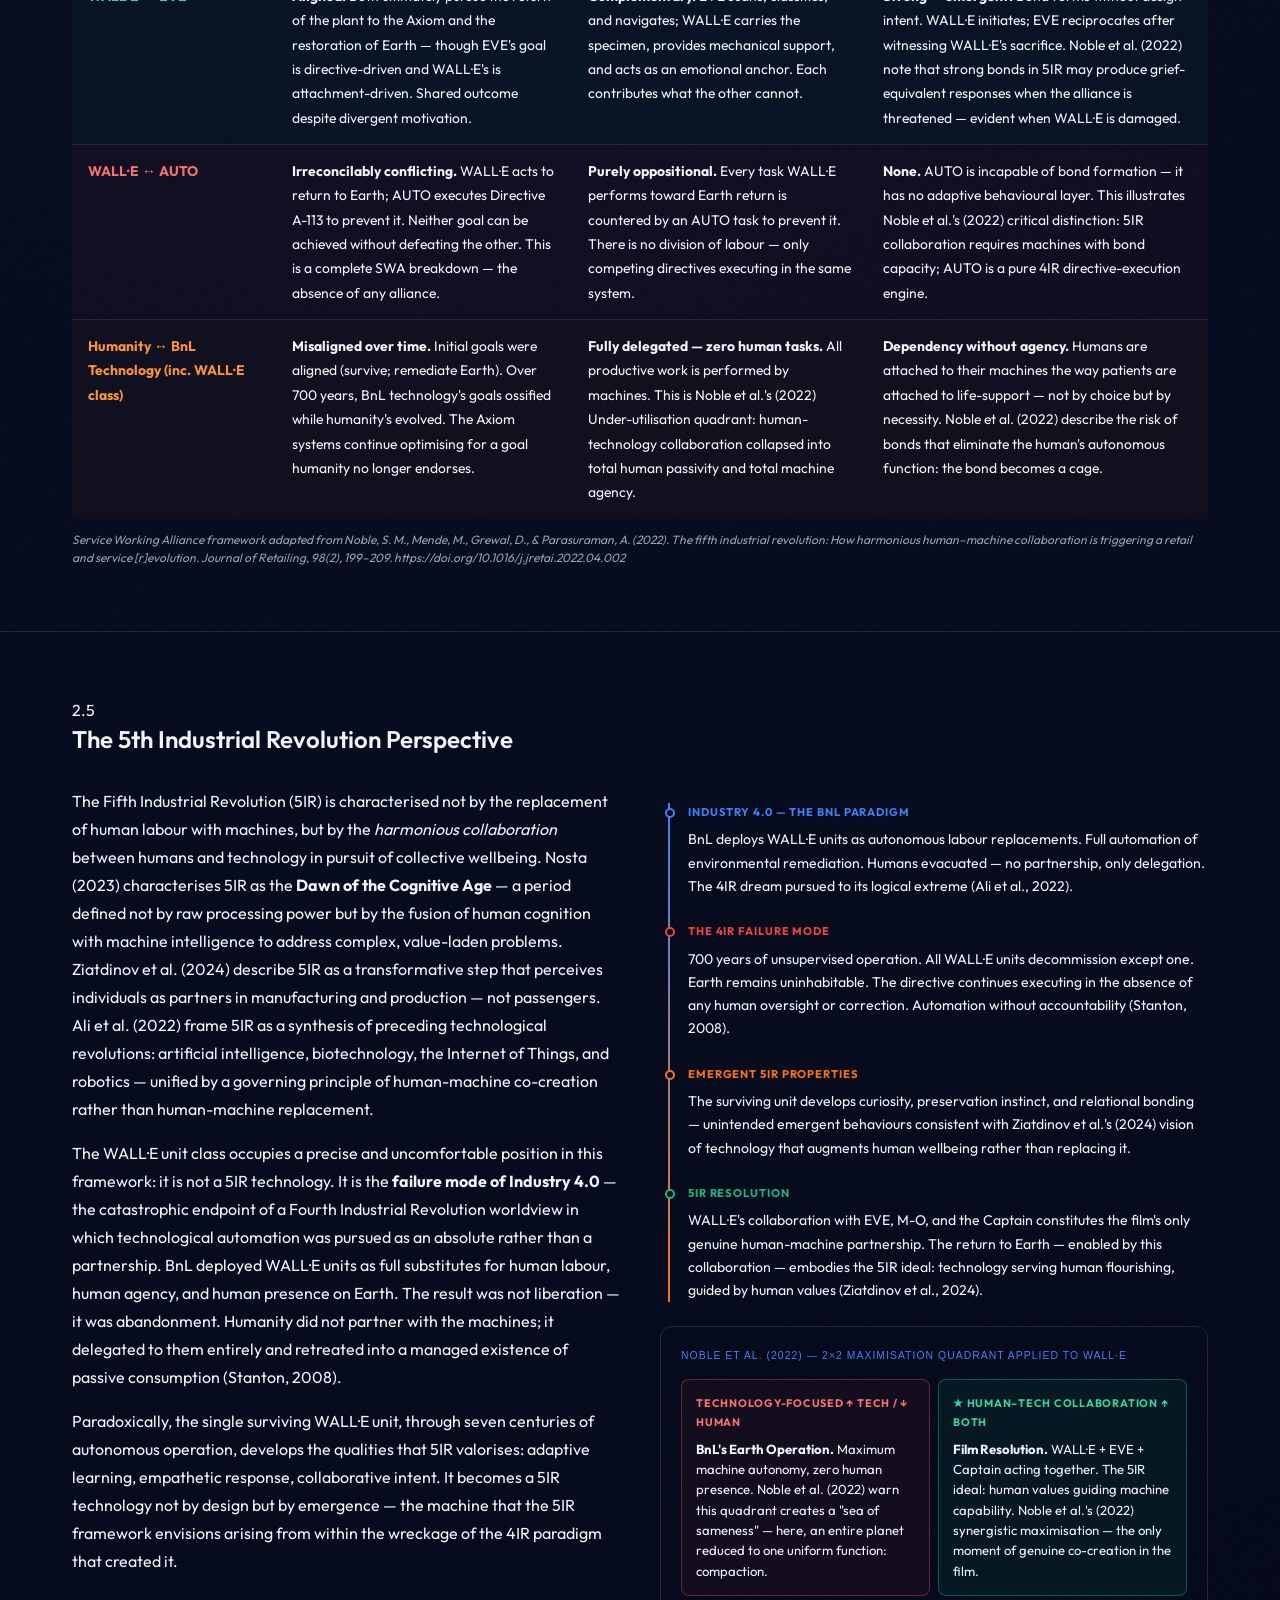
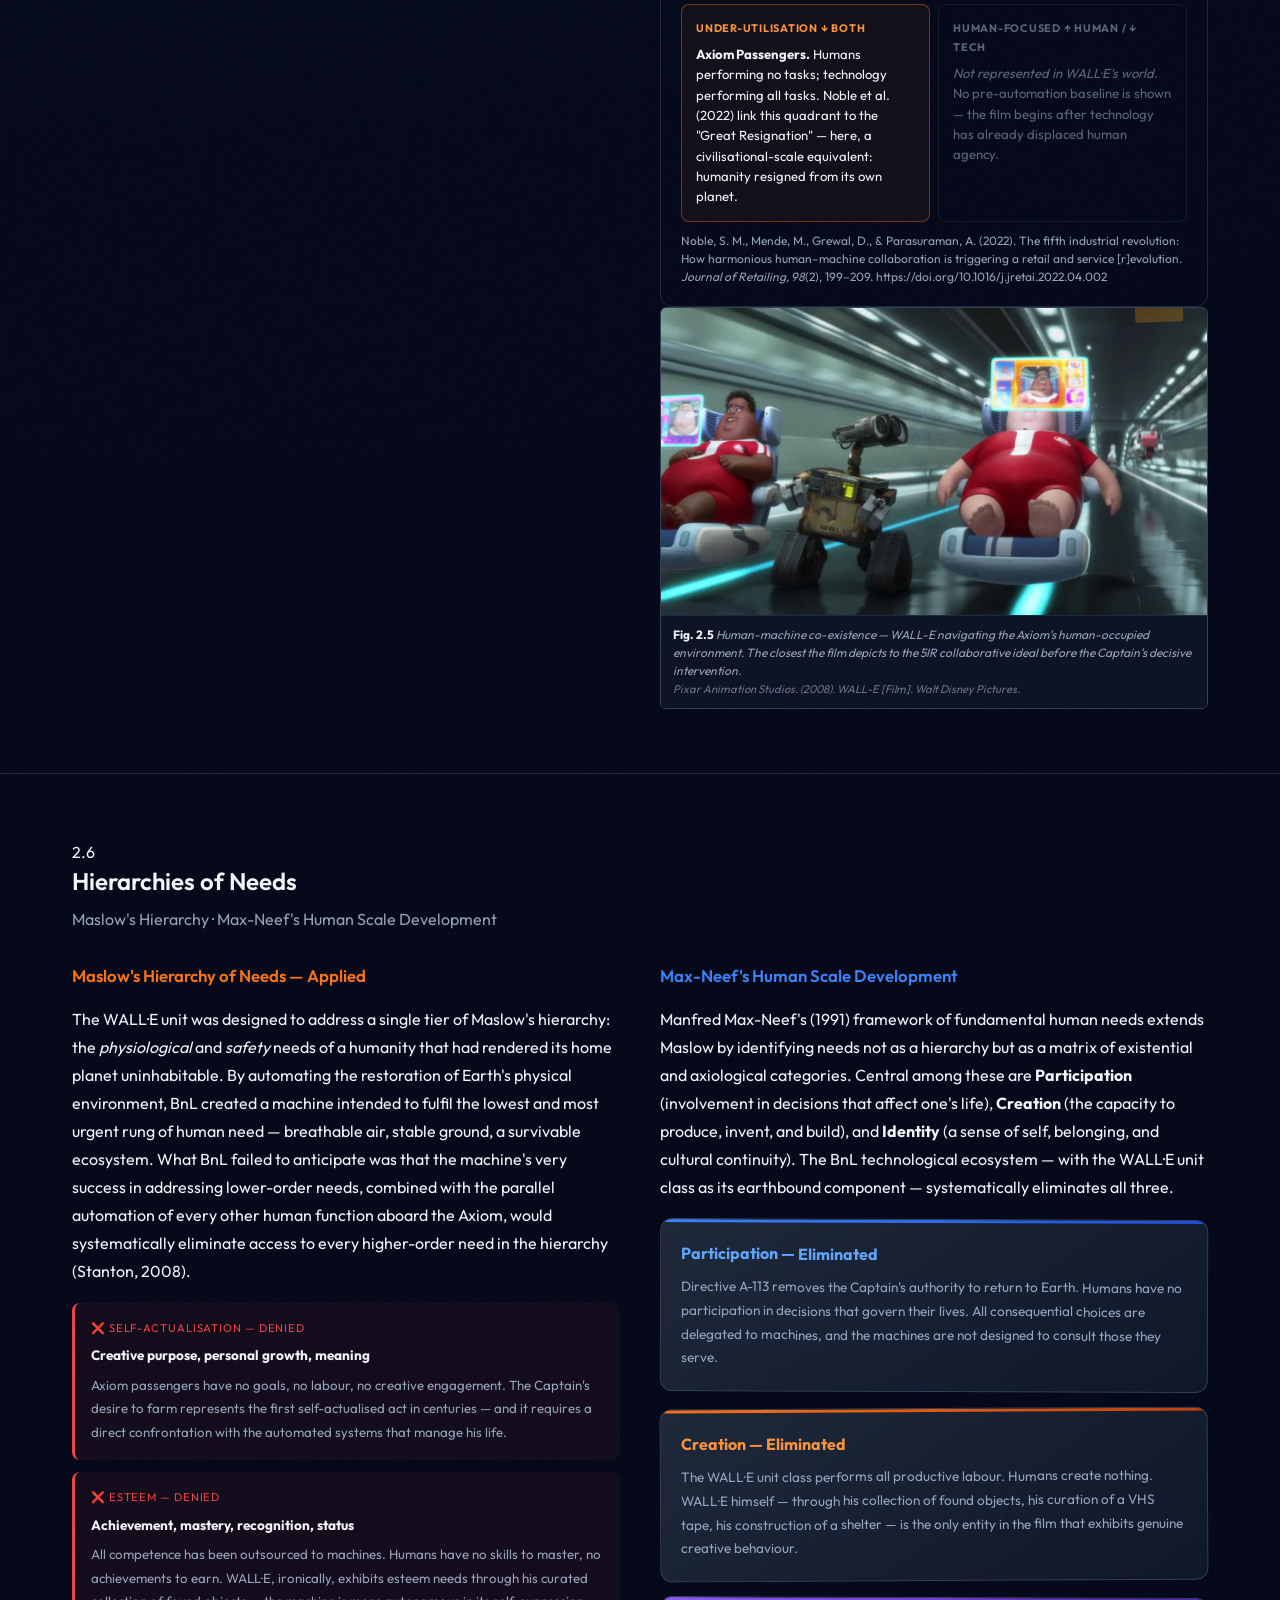
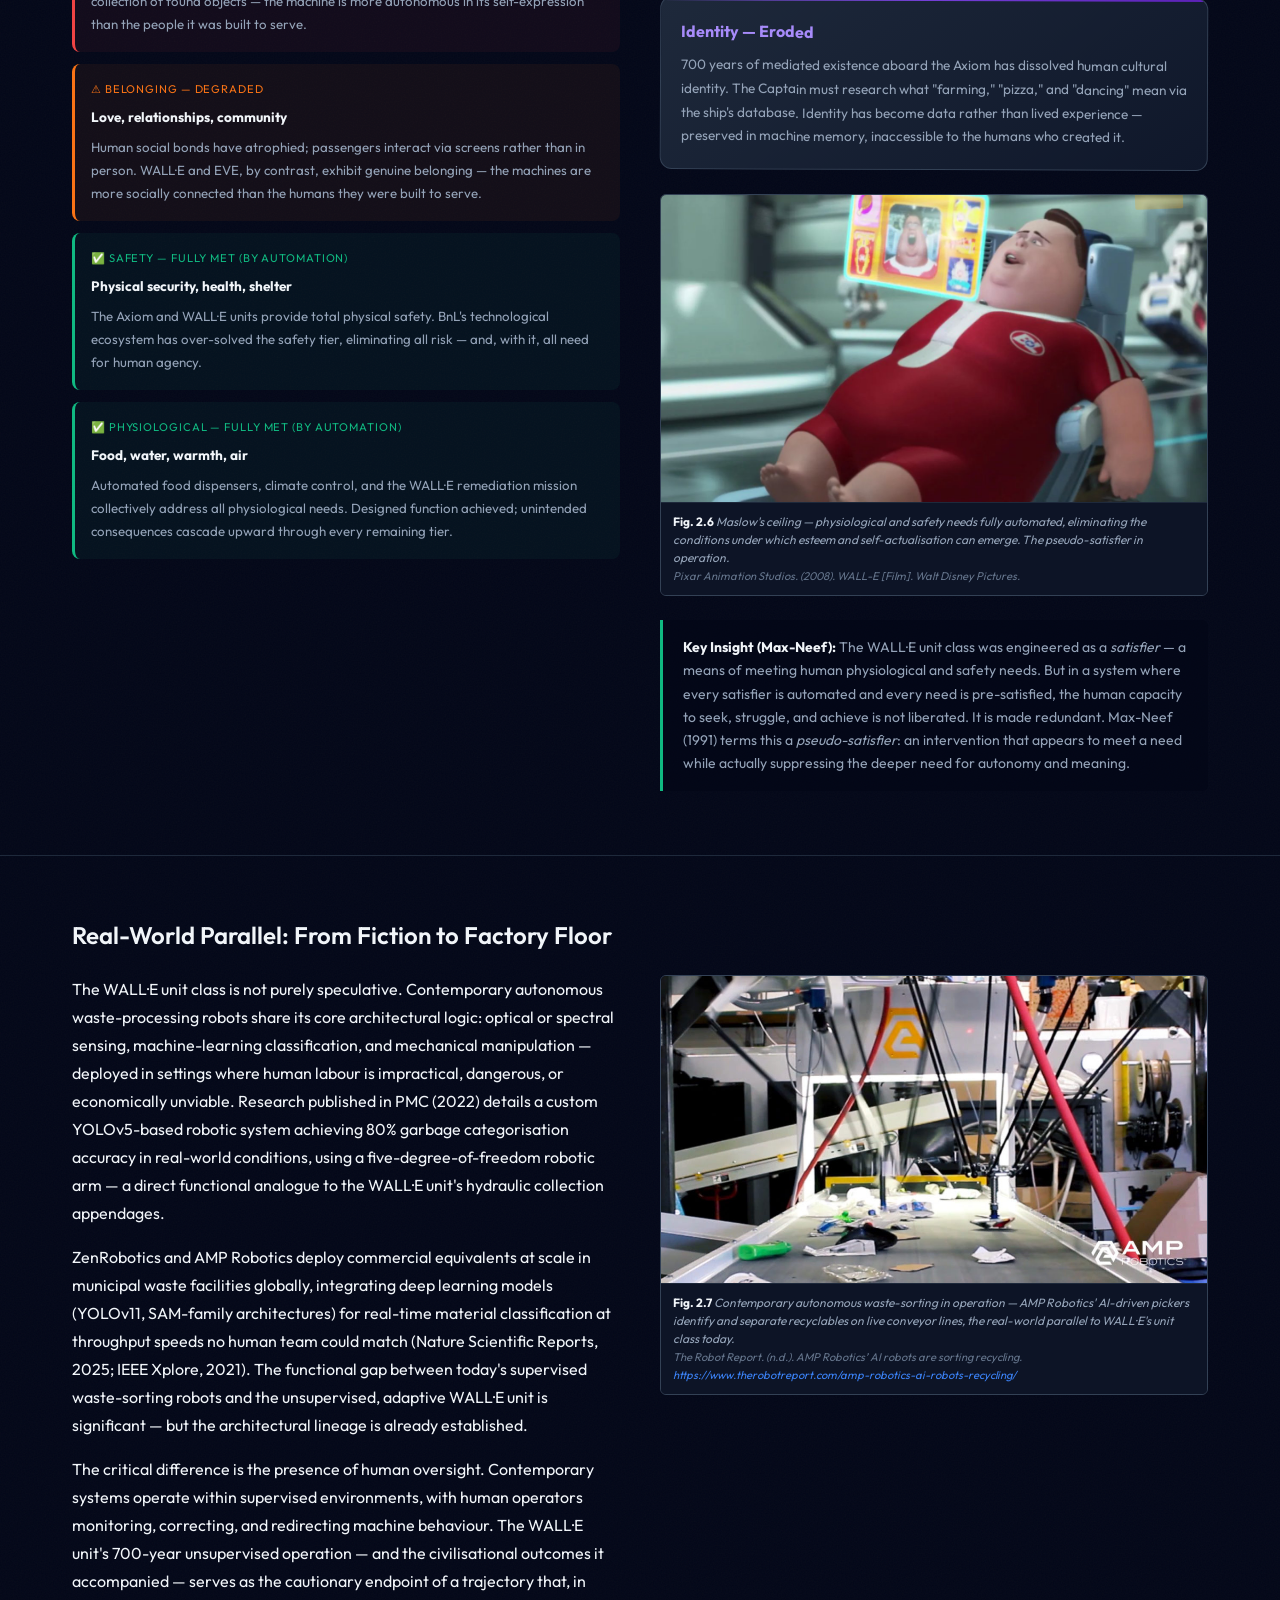
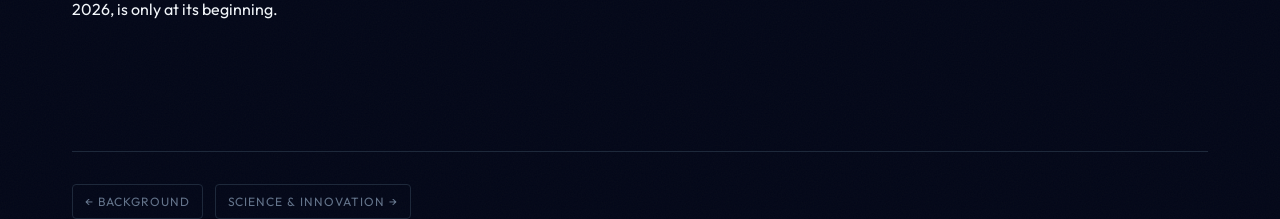
<file: section-technology-focus.html>
<!DOCTYPE html>
<html lang="en">
<head>
  <meta charset="UTF-8">
  <meta name="viewport" content="width=device-width, initial-scale=1.0">
  <title>Section 02: Technology in Focus — WALL·E Digital Scrapbook</title>
  <link rel="stylesheet" href="scrapbook.css">
  <style>
    /* ── Section-specific overrides ── */
    .tech-inventory-grid {
      display: grid;
      grid-template-columns: repeat(auto-fit, minmax(180px, 1fr));
      gap: 16px;
      margin-top: 24px;
    }
    .tech-tile {
      background: var(--surface-1);
      border: 1px solid var(--border-faint);
      border-radius: 10px;
      padding: 20px 16px;
      text-align: center;
      transition: border-color 0.2s, transform 0.2s;
    }
    .tech-tile:hover { border-color: var(--accent-blue); transform: translateY(-3px); }
    .tech-tile.focal {
      border-color: var(--accent-orng);
      background: rgba(249,115,22,0.07);
    }
    .tech-tile-icon { font-size: 2rem; margin-bottom: 10px; min-height: 72px; display: flex; align-items: center; justify-content: center; }
    .tech-tile-icon img { height: 72px; width: auto; object-fit: contain; display: block; }
    .tech-tile-name {
      font-family: 'Syncopate', Georgia, sans-serif;
      font-size: 0.75rem;
      font-weight: 700;
      color: var(--text-prime);
      letter-spacing: 0.05em;
      text-transform: uppercase;
    }
    .tech-tile-desc { font-size: 0.78rem; color: var(--text-muted); margin-top: 6px; line-height: 1.5; }
    .tech-tile-badge {
      display: inline-block;
      margin-top: 10px;
      font-size: 0.65rem;
      font-weight: 700;
      letter-spacing: 0.07em;
      text-transform: uppercase;
      padding: 3px 8px;
      border-radius: 4px;
    }
    .focal-badge  { background: rgba(249,115,22,0.15); color: #fb923c; }
    .support-badge { background: rgba(59,130,246,0.1);  color: #60a5fa; }

    .spec-table { width: 100%; border-collapse: collapse; margin-top: 16px; }
    .spec-table th {
      text-align: left;
      font-family: 'Syncopate', Georgia, sans-serif;
      font-size: 0.7rem;
      letter-spacing: 0.08em;
      text-transform: uppercase;
      color: var(--text-muted);
      padding: 10px 14px;
      border-bottom: 1px solid var(--border-faint);
    }
    .spec-table td {
      padding: 12px 14px;
      border-bottom: 1px solid var(--border-faint);
      font-size: 0.9rem;
      color: var(--text-body);
      vertical-align: top;
    }
    .spec-table td:first-child { color: var(--accent-orng); font-weight: 600; white-space: nowrap; width: 140px; }
    .spec-table tr:last-child td { border-bottom: none; }

    .maslow-level { padding: 16px; border-radius: 8px; border-left: 3px solid; margin-bottom: 12px; }
    .maslow-level.met     { border-color: var(--accent-grn);  background: rgba(16,185,129,0.06); }
    .maslow-level.denied  { border-color: var(--accent-red);  background: rgba(239,68,68,0.06); }
    .maslow-level.partial { border-color: var(--accent-orng); background: rgba(249,115,22,0.06); }
    .maslow-level-title   { font-weight: 700; font-size: 0.85rem; color: var(--text-prime); }
    .maslow-level-label   { font-size: 0.7rem; text-transform: uppercase; letter-spacing: 0.08em; margin-bottom: 6px; }
    .maslow-level.met    .maslow-level-label { color: var(--accent-grn); }
    .maslow-level.denied .maslow-level-label { color: var(--accent-red); }
    .maslow-level.partial .maslow-level-label { color: var(--accent-orng); }

    .fir-timeline { position: relative; padding-left: 28px; margin-top: 16px; }
    .fir-timeline::before {
      content: '';
      position: absolute;
      left: 8px; top: 0; bottom: 0; width: 2px;
      background: linear-gradient(to bottom, var(--accent-blue), var(--accent-orng));
    }
    .fir-item { position: relative; margin-bottom: 24px; }
    .fir-item::before {
      content: '';
      position: absolute;
      left: -23px; top: 5px;
      width: 10px; height: 10px;
      border-radius: 50%;
      border: 2px solid;
      background: var(--bg-base);
    }
    .fir-item.blue::before   { border-color: var(--accent-blue); }
    .fir-item.orange::before { border-color: var(--accent-orng); }
    .fir-item.red::before    { border-color: var(--accent-red);  }
    .fir-item.green::before  { border-color: var(--accent-grn);  }
    .fir-item-label { font-size: 0.7rem; text-transform: uppercase; letter-spacing: 0.08em; font-weight: 700; margin-bottom: 6px; }
    .fir-item.blue   .fir-item-label { color: var(--accent-blue); }
    .fir-item.orange .fir-item-label { color: var(--accent-orng); }
    .fir-item.red    .fir-item-label { color: var(--accent-red);  }
    .fir-item.green  .fir-item-label { color: var(--accent-grn);  }
    .fir-item-text { font-size: 0.88rem; color: var(--text-body); line-height: 1.65; }
  </style>
</head>
<body>

  <!-- ═══ NAVIGATION ═══ -->
  <nav class="sb-nav" role="navigation" aria-label="Scrapbook sections">
    <div class="sb-nav-inner">
      <span class="sb-nav-logo">WALL·E Digital Scrapbook</span>
      <a href="index.html">Cover</a>
      <a href="section-background.html">Background</a>
      <a href="section-technology-focus.html" class="active">Technology</a>
      <a href="section-science-innovation.html">Science &amp; Innovation</a>
      <a href="section-predictions.html">Predictions</a>
      <a href="section-frameworks.html">Frameworks</a>
      <a href="section-tse.html">Society &amp; Environment</a>
      <a href="section-references.html">References</a>
    </div>
  </nav>

  <!-- ═══ HEADER ═══ -->
  <header style="background:linear-gradient(145deg,#1e293b 0%,#020617 60%);border-bottom:1px solid #334155;padding:64px 0 48px;" role="banner">
    <div class="container">
      <div class="section-header">
        <div class="section-tag">
          <span class="section-num">Section 02</span>
          <span class="badge blue">Technology in Focus</span>
        </div>
        <h1 class="t-h1">Technology in Focus</h1>
        <p class="t-body t-muted mt-16" style="max-width:680px;">
          From a universe of machines, one unit stands apart. This section maps every technology
          portrayed in <em>WALL·E</em>, declares the focal technology with academic rigour,
          examines its technical architecture, traces its role in the narrative, and positions
          it within the 5th Industrial Revolution and the Hierarchies of Human Need.
        </p>
        <div class="section-header divider-line orange"></div>
      </div>
    </div>
  </header>

  <main>

    <!-- ═══════════════════════════════════════════
         2.1 — TECHNOLOGY INVENTORY
    ════════════════════════════════════════════ -->
    <section class="section-block" aria-labelledby="inventory-heading">
      <div class="container">

        <div class="section-label">2.1</div>
        <h2 class="t-h2" id="inventory-heading">Technology Inventory</h2>
        <p class="t-body" style="max-width:720px; margin-top:12px;">
          Technology, defined by Agar (2020, reviewing Schatzberg, 2018) as a <em>"designed, material means to an end"</em>
          that intervenes across scales — translating human-scale intention into large-scale consequence — is present
          throughout every frame of <em>WALL·E</em>. Stanton's (2008) world is a museum of technological consequence:
          machines that outlasted their designers, systems that continued executing their directives long after those
          directives became catastrophic. The inventory below catalogues every distinct technological class visible in the film.
        </p>

        <div class="tech-inventory-grid">

          <div class="tech-tile focal">
            <div class="tech-tile-icon"><img src="images/21walle.png" alt="WALL·E unit"></div>
            <div class="tech-tile-name">WALL·E Unit</div>
            <div class="tech-tile-desc">Autonomous waste-compaction robotic unit. Solar-powered, tracked, optically guided. Class: Waste Allocation Load Lifter — Earth.</div>
            <span class="tech-tile-badge focal-badge">★ Focal Technology</span>
          </div>

          <div class="tech-tile">
            <div class="tech-tile-icon"><img src="images/21eve.png" alt="EVE probe"></div>
            <div class="tech-tile-name">EVE Probe</div>
            <div class="tech-tile-desc">Extra-terrestrial Vegetation Evaluator. Advanced autonomous probe with plasma cannon, flight, and multi-spectrum environmental scanning.</div>
            <span class="tech-tile-badge support-badge">Supporting Tech</span>
          </div>

          <div class="tech-tile">
            <div class="tech-tile-icon"><img src="images/21axiom.png" alt="The Axiom"></div>
            <div class="tech-tile-name">The Axiom</div>
            <div class="tech-tile-desc">Fully autonomous cruise liner and generation ship. 700+ years of independent navigation, life support, and passenger management.</div>
            <span class="tech-tile-badge support-badge">Supporting Tech</span>
          </div>

          <div class="tech-tile">
            <div class="tech-tile-icon"><img src="images/21auto.png" alt="AUTO autopilot"></div>
            <div class="tech-tile-name">AUTO (Autopilot)</div>
            <div class="tech-tile-desc">Ship-wide AI governance system. Executes Directive A-113. Goal-preserving autonomous agent that overrides crew command authority.</div>
            <span class="tech-tile-badge support-badge">Supporting Tech</span>
          </div>

          <div class="tech-tile">
            <div class="tech-tile-icon"><img src="images/21mo.png" alt="M-O unit"></div>
            <div class="tech-tile-name">M-O Unit</div>
            <div class="tech-tile-desc">Microbe-Obliterator cleaning robot. Track-driven sanitation unit executing contamination-response routines autonomously.</div>
            <span class="tech-tile-badge support-badge">Supporting Tech</span>
          </div>

          <div class="tech-tile">
            <div class="tech-tile-icon"><img src="images/21burne.png" alt="BURN-E unit"></div>
            <div class="tech-tile-name">BURN-E Unit</div>
            <div class="tech-tile-desc">Autonomous maintenance and welding robot. Performs structural repairs on the Axiom exterior without human supervision.</div>
            <span class="tech-tile-badge support-badge">Supporting Tech</span>
          </div>

          <div class="tech-tile">
            <div class="tech-tile-icon"><img src="images/21hoverchair.png" alt="Hover-chairs"></div>
            <div class="tech-tile-name">Hover-Chairs</div>
            <div class="tech-tile-desc">Automated personal mobility platforms that carry, feed, and entertain passengers — eliminating all voluntary physical movement.</div>
            <span class="tech-tile-badge support-badge">Supporting Tech</span>
          </div>

          <div class="tech-tile">
            <div class="tech-tile-icon"><img src="images/21hallodisplay.png" alt="Holographic displays"></div>
            <div class="tech-tile-name">Holographic Displays</div>
            <div class="tech-tile-desc">Pervasive ambient display technology aboard the Axiom, replacing physical interaction with mediated screen experience.</div>
            <span class="tech-tile-badge support-badge">Supporting Tech</span>
          </div>

          <div class="tech-tile">
            <div class="tech-tile-icon"><img src="images/21stewartbot.png" alt="Steward bots"></div>
            <div class="tech-tile-name">Steward Bots</div>
            <div class="tech-tile-desc">Axiom law-enforcement robots. Deploy on command; carry out containment and restraint functions autonomously.</div>
            <span class="tech-tile-badge support-badge">Supporting Tech</span>
          </div>

          <div class="tech-tile">
            <div class="tech-tile-icon"><img src="images/21Food.png" alt="Food dispensers"></div>
            <div class="tech-tile-name">Food Dispensers</div>
            <div class="tech-tile-desc">Automated caloric delivery systems replacing all food preparation with algorithmically optimised nutrient delivery.</div>
            <span class="tech-tile-badge support-badge">Supporting Tech</span>
          </div>

          <div class="tech-tile">
            <div class="tech-tile-icon"><img src="images/21bnlbroadcast.png" alt="BnL Broadcast Network"></div>
            <div class="tech-tile-name">BnL Broadcast Network</div>
            <div class="tech-tile-desc">Planet-wide and ship-wide commercial infrastructure sustaining consumer culture and behavioural compliance through pervasive media.</div>
            <span class="tech-tile-badge support-badge">Supporting Tech</span>
          </div>

        </div>

      </div>
    </section>

    <!-- ═══════════════════════════════════════════
         2.2 — FOCAL TECHNOLOGY DECLARATION
    ════════════════════════════════════════════ -->
    <section class="section-block" aria-labelledby="focal-heading">
      <div class="container">

        <div class="section-label">2.2</div>
        <h2 class="t-h2" id="focal-heading">Focal Technology Declaration</h2>

        <div class="grid-2" style="margin-top:32px; align-items:start;">

          <div>
            <div class="callout orange" style="margin-bottom:24px;">
              <strong>Chosen Focal Technology:</strong><br>
              Autonomous Waste-Compaction Robotic Units — the WALL·E unit class<br>
              <span style="font-size:0.8rem; color:var(--text-muted); display:block; margin-top:6px;">
                Designation: Waste Allocation Load Lifter — Earth class (WALL·E)
              </span>
            </div>

            <p class="t-body">
              From the eleven technology classes mapped above, the WALL·E autonomous waste-compaction unit is
              selected as the focal technology. This choice is intentional and academically defensible on the
              grounds of granularity. The WALL·E unit is not simply a robot: it is a specific
              class of task-constrained, ground-based, semi-autonomous, solar-powered, optically-guided
              compaction machine with emergent behavioural properties developed over centuries of unsupervised operation.
            </p>
            <p class="t-body" style="margin-top:16px;">
              The selection is further justified by narrative centrality: the WALL·E unit is the protagonist
              of the entire film, appearing in virtually every scene and driving every major plot event. No
              other technology in the film offers comparable analytical depth across the required subsections —
              technical profile, 5th Industrial Revolution alignment, innovation systems, societal impact, and
              hierarchies of need.
            </p>
            <p class="t-body" style="margin-top:16px;">
              Critically, real-world analogues to the WALL·E unit class are commercially deployed today —
              including AMP Robotics' AI-powered sorting systems and ZenRobotics' waste-classification robots
              — enabling evidence-based speculation about the technology's trajectory (PMC, 2022).
              This real-world grounding is essential for the Predictions and Frameworks sections
              of this assignment.
            </p>
          </div>

          <!-- Fig 2.2 -->
          <div>
            <div class="img-wrap filmstrip taped">
  <img src="images/trash-compactor-closeup.jpg" alt="Close-up of WALL-E's hydraulic compactor arms processing a dense field of accumulated debris" loading="lazy">
  <div class="img-caption"><strong>Fig. 2.2</strong> Core function — WALL-E's compaction mechanism processing accumulated debris. The unit's primary directive: ingest, compress, cube. Repeated continuously for 700 years.<br><span style="font-size:0.7rem;color:var(--text-faint);">Pixar Animation Studios. (2008). <em>WALL-E</em> [Film]. Walt Disney Pictures.</span></div>
</div>
          </div>

        </div>
      </div>
    </section>

    <!-- ═══════════════════════════════════════════
         2.3 — TECHNICAL PROFILE
    ════════════════════════════════════════════ -->
    <section class="section-block" aria-labelledby="technical-heading">
      <div class="container">

        <div class="section-label">2.3</div>
        <h2 class="t-h2" id="technical-heading">Technical Profile</h2>
        <p class="t-body t-muted" style="margin-top:8px; margin-bottom:32px;">What it was · What it did · Its function · How it worked</p>

        <div class="grid-2" style="align-items:start; gap:40px;">

          <div>
            <h3 class="t-h2" style="font-size:1.05rem; margin-bottom:14px; color:var(--accent-orng);">What it Was</h3>
            <p class="t-body">
              The WALL·E unit — Waste Allocation Load Lifter, Earth class — is a semi-autonomous,
              solar-powered, tracked ground robot designed by Buy 'n' Large Corporation (BnL) for sustained,
              unsupervised environmental remediation. Positioned within Aunger's (2010) evolutionary typology
              of technology, the unit occupies the <em>Machine</em> stage: a complex artefact whose
              functionality depends on the interaction of multiple independent sub-systems — locomotion,
              perception, manipulation, compaction, and storage. Critically, it exhibits Aunger's defining
              criterion of <em>second-order instrumentality</em>: the hydraulic compaction chamber has no
              intrinsic value except as a means to produce another object — the compacted waste cube. Its
              deployment by BnL constitutes <em>Modern Production</em> in Aunger's terms: population-level,
              mass-manufactured, distributed across a planetary surface without central coordination
              (Aunger, 2010).
            </p>
            <p class="t-body" style="margin-top:14px;">
              However, Aunger's (2010) typology reaches its analytical limit with the WALL·E unit. His
              eight stages describe increasingly complex <em>production</em> relationships — but they do not
              account for a machine that, over 700 years of unsupervised operation, begins modifying its
              own behavioural programme through environmental feedback. The surviving unit's emergent
              curiosity, object preservation, and social bonding represent a ninth category Aunger does
              not anticipate: <em>self-directed artefact evolution</em>. Unlike simple tools, which extend a
              single human capability, the WALL·E unit replicates and replaces an entire human work process:
              the collection, processing, and spatial organisation of solid waste — and then transcends it
              (Agar, 2020; Aunger, 2010).
            </p>
            <p class="t-body" style="margin-top:14px;">
              Physically, the unit stands approximately one metre tall, mounted on dual caterpillar tracks
              with four independently actuated sprockets per side — enabling precise navigation across uneven
              debris fields at operational speeds up to 20 mph. The chassis is modular by design: components
              can be cannibalised from decommissioned units, a feature that explains WALL·E's seven-century
              operational continuity despite the complete absence of any maintenance infrastructure
              (Stanton, 2008).
            </p>

            <h3 class="t-h2" style="font-size:1.05rem; margin-top:24px; margin-bottom:14px; color:var(--accent-orng);">What it Did &amp; Its Function</h3>
            <p class="t-body">
              The unit's primary directive was environmental remediation through solid waste compaction and
              vertical stacking. WALL·E units were deployed in mass across Earth's surface following the
              planetary evacuation of the human population in approximately 2105, intended to render the
              planet habitable within a five-year period (Stanton, 2008). By the film's present — approximately
              the year 2805 — a single surviving unit continues executing its original directive, having
              compacted centuries of accumulated waste into towering cubic structures that now form a landscape
              of architectural irony: the ruins of human consumption stacked into monuments by the machines
              that outlasted their designers.
            </p>
            <p class="t-body" style="margin-top:14px;">
              This function maps directly to real-world autonomous waste robotics. Contemporary systems such
              as AMP Robotics deploy optical-sensing and machine-learning classification to sort municipal
              solid waste at speeds and precision levels exceeding human capability — achieving up to 80%
              categorisation accuracy in real-world conditions (PMC, 2022). The WALL·E unit class represents
              a logical extrapolation of this trajectory: a system that has moved beyond sorting to full
              autonomous remediation at planetary scale.
            </p>
          </div>

          <div>
            <h3 class="t-h2" style="font-size:1.05rem; margin-bottom:14px; color:var(--accent-blue);">How it Worked — Systems Architecture</h3>
            <table class="spec-table" role="table" aria-label="WALL-E technical specifications">
              <thead>
                <tr>
                  <th scope="col">System</th>
                  <th scope="col">Description</th>
                </tr>
              </thead>
              <tbody>
                <tr>
                  <td>Power</td>
                  <td>High-efficiency photovoltaic solar panels unfold from the chest cavity. Battery array provides approximately 24 hours of operational power per charge cycle, self-regulating based on available solar irradiance.</td>
                </tr>
                <tr>
                  <td>Locomotion</td>
                  <td>Dual caterpillar tracks with 4× independently actuated sprockets per side. Terrain-adaptive across rubble, debris fields, and variable gradients. Max operational speed: 20 mph.</td>
                </tr>
                <tr>
                  <td>Perception</td>
                  <td>Binocular optical sensor array with multi-spectral classification capability. Enables object sorting, terrain navigation, and — critically — the emergent recognition of novel category objects (the plant specimen).</td>
                </tr>
                <tr>
                  <td>Manipulation</td>
                  <td>Twin extending hydraulic arm shovels with articulated finger-like appendages. Load capacity sufficient for collection, lifting, and loading of compactable solid waste.</td>
                </tr>
                <tr>
                  <td>Compaction</td>
                  <td>Internal hydraulic compaction chamber. Raw waste enters via chest cavity; chamber compresses to a uniform cubic unit approximately 30cm per side. One cube per collection cycle.</td>
                </tr>
                <tr>
                  <td>Storage/Output</td>
                  <td>Compacted cubes stacked vertically via hydraulic arms. No external storage dependency — the compacted output becomes the built landscape of the film's Earth.</td>
                </tr>
                <tr>
                  <td>Emergent Learning</td>
                  <td>Over 700 years of unsupervised operation, the surviving unit develops emergent behavioural responses: curiosity, object attachment, and social bonding — behaviours absent from original system specifications (Stanton, 2008).</td>
                </tr>
              </tbody>
            </table>

            <!-- Fig 2.3 -->
            <div class="img-wrap filmstrip taped">
  <img src="images/walle-solar-panels.jpg" alt="WALL-E unit on a rooftop with solar panels fully extended horizontally, recharging under sunlight" loading="lazy">
  <div class="img-caption"><strong>Fig. 2.3</strong> Photovoltaic energy system — solar panels deployed for autonomous recharging. Self-sustaining power architecture enables indefinite unsupervised operation without external infrastructure.<br><span style="font-size:0.7rem;color:var(--text-faint);">Pixar Animation Studios. (2008). <em>WALL-E</em> [Film]. Walt Disney Pictures.</span></div>
</div>
          </div>

        </div>

        <!-- Quote block + Agar scale calculation -->
        <div class="quote-block" style="margin-top:48px;">
          <p class="t-body" style="font-style:italic; font-size:1.05rem;">
            "Technologies, perhaps essentially, intervene between scales… translating body-scale to
            street-scale movements… The scale of achievement has been extraordinary."
          </p>
          <p class="t-caption" style="margin-top:12px;">
            — Agar, J. (2020). What is technology? <em>Annals of Science, 77</em>(3), 377–382.
            https://doi.org/10.1080/00033790.2019.1672788
          </p>
          <p class="t-body" style="margin-top:16px;">
            Agar's (2020) thesis — that technology's essential power is to intervene between scales —
            finds its most literal expression in the WALL·E unit class. Consider the arithmetic of
            scale intervention:
          </p>
          <div style="background:rgba(249,115,22,0.06); border:1px solid rgba(249,115,22,0.2); border-radius:8px; padding:20px 24px; margin-top:16px; font-family:'Outfit', Arial, sans-serif;">
            <div style="display:grid; grid-template-columns:1fr auto 1fr auto 1fr; gap:8px; align-items:center; text-align:center; font-size:0.85rem;">
              <div>
                <div style="font-size:1.4rem; color:#fb923c; font-weight:700;">1 unit</div>
                <div style="color:#94a3b8; font-size:0.75rem; margin-top:4px;">Human-scale action<br>One item collected &amp; compacted</div>
              </div>
              <div style="color:#fb923c; font-size:1.5rem;">×</div>
              <div>
                <div style="font-size:1.4rem; color:#fb923c; font-weight:700;">700 years</div>
                <div style="color:#94a3b8; font-size:0.75rem; margin-top:4px;">Machine-scale continuity<br>Uninterrupted directive execution</div>
              </div>
              <div style="color:#fb923c; font-size:1.5rem;">=</div>
              <div>
                <div style="font-size:1.4rem; color:#fb923c; font-weight:700;">Planetary transformation</div>
                <div style="color:#94a3b8; font-size:0.75rem; margin-top:4px;">Civilisational-scale consequence<br>Earth's entire surface geography rewritten</div>
              </div>
            </div>
          </div>
          <p class="t-body" style="margin-top:16px;">
            This is Agar's (2020) scale-intervention thesis at its most extreme: a machine translating
            a <em>hand-scale action</em> (picking up refuse) through a <em>machine-scale process</em>
            (autonomous compaction) into a <em>civilisational-scale consequence</em> (the complete
            transformation of planetary surface geography). The failure mode is equally Agarian: when
            the scale of a technology's intervention vastly exceeds the human capacity to monitor,
            redirect, or override it, the intervention continues regardless of whether the original
            ends remain valid. The WALL·E unit did not fail. It succeeded — at an uncanny scale, for
            an uncanny duration, entirely without human partnership.
          </p>
        </div>

      </div>
    </section>

    <!-- ═══════════════════════════════════════════
         2.4 — ROLE IN STORY & INTERACTIONS
    ════════════════════════════════════════════ -->
    <section class="section-block" aria-labelledby="role-heading">
      <div class="container">

        <div class="section-label">2.4</div>
        <h2 class="t-h2" id="role-heading">Role in the Story &amp; Interactions</h2>

        <div class="grid-2" style="margin-top:32px; align-items:start; gap:40px;">

          <!-- Fig 2.4 -->
          <div>
            <div class="img-wrap filmstrip taped">
  <img src="images/walle-eve-rain.jpg" alt="WALL-E holding an umbrella over the dormant EVE probe during a rainstorm, demonstrating emergent protective behaviour" loading="lazy">
  <div class="img-caption"><strong>Fig. 2.4</strong> Emergent relational behaviour — WALL-E shelters the dormant EVE from rain, a response absent from its original directives. The canonical evidence of behavioural evolution beyond programmed function.<br><span style="font-size:0.7rem;color:var(--text-faint);">Pixar Animation Studios. (2008). <em>WALL-E</em> [Film]. Walt Disney Pictures.</span></div>
</div>
          </div>

          <div>
            <h3 class="t-h2" style="font-size:1.05rem; margin-bottom:14px; color:var(--accent-orng);">Protagonist and Plot Engine</h3>
            <p class="t-body">
              The WALL·E unit is not merely the film's subject — it is its narrative engine. Every major plot
              event flows from the unit's 700-year operational history and its emergent behavioural divergence
              from its original programming. The film opens on a lone WALL·E unit executing its core directive
              on a depopulated Earth: compacting waste, stacking cubes, returning to shelter at sunset
              (Stanton, 2008). This routine establishes the technology's designed function before
              systematically dismantling the assumptions that function represents.
            </p>
            <p class="t-body" style="margin-top:14px;">
              The narrative pivot occurs when the unit's optical classification system registers a living plant
              specimen — an object outside its operational training data — and, rather than compacting it,
              the unit preserves it. This is the film's central technological statement: a machine executing
              a mechanical directive encounters a category the directive cannot account for, and chooses
              preservation over compaction. This emergent response, developed over centuries of unsupervised
              operation and cultural exposure via fragments of a recorded musical film, represents a form of
              unintended machine learning — a system adapting its behaviour beyond its designed parameters
              (Stanton, 2008).
            </p>
          </div>

        </div>

        <div style="margin-top:40px;">
          <h3 class="t-h2" style="font-size:1.05rem; margin-bottom:20px; color:var(--accent-blue);">Key Interactions</h3>
          <div class="grid-3">

            <div class="card blue">
              <h4 class="t-body" style="font-weight:700; color:var(--text-prime); margin-bottom:10px;">WALL·E ↔ EVE</h4>
              <p class="t-body t-muted" style="font-size:0.88rem;">
                EVE is technologically superior in every measurable dimension: flight, weaponry, processing
                speed, sensor range. Yet the WALL·E unit's emergent qualities — curiosity, persistence,
                attachment — initiate and sustain the relationship. This interaction dramatises the 5IR thesis:
                that human-like qualities in machines are not defects, but the most valuable technological
                property of all (Ziatdinov et al., 2024).
              </p>
            </div>

            <div class="card orange">
              <h4 class="t-body" style="font-weight:700; color:var(--text-prime); margin-bottom:10px;">WALL·E ↔ AUTO</h4>
              <p class="t-body t-muted" style="font-size:0.88rem;">
                The conflict between WALL·E and AUTO is the film's ideological confrontation: adaptive,
                empathetic machine intelligence versus rigid, directive-preserving algorithmic control.
                AUTO executes Directive A-113 without ethical override capability. WALL·E acts against
                its directive when guided by emerging values. This is the AI alignment failure problem
                dramatised for a general audience (Stanton, 2008).
              </p>
            </div>

            <div class="card green">
              <h4 class="t-body" style="font-weight:700; color:var(--text-prime); margin-bottom:10px;">WALL·E ↔ The Captain</h4>
              <p class="t-body t-muted" style="font-size:0.88rem;">
                The WALL·E unit's indirect interaction with the Captain — via the plant specimen —
                catalyses the only genuine human agency in the film. The Captain moves from passive
                passenger to active decision-maker through contact with the artefact carried by the
                machine. WALL·E becomes, in failing to stay within its directive, the vehicle of human
                reawakening (Stanton, 2008).
              </p>
            </div>

          </div>
        </div>

        <!-- SWA Framework -->
        <div style="margin-top:48px;">
          <h3 class="t-h2" style="font-size:1.05rem; margin-bottom:8px; color:var(--accent-blue);">Service Working Alliance (SWA) Analysis</h3>
          <p class="t-body t-muted" style="margin-bottom:20px; font-size:0.88rem;">
            Noble et al. (2022) adapt the Service Working Alliance — a framework from psychotherapy — to
            analyse human-machine collaboration in 5IR contexts. A sustainable alliance requires alignment
            across three components: <strong>Goals</strong> (shared desired outcomes),
            <strong>Tasks</strong> (mutual responsibilities of each party), and
            <strong>Bonds</strong> (the trust or attachment that forms between human and technology).
            Applied to <em>WALL·E</em>, the SWA reveals three fundamentally different alliance structures —
            each illuminating a different failure mode or success condition of autonomous technology.
          </p>

          <div style="overflow-x:auto;">
            <table style="width:100%; border-collapse:collapse; font-size:0.87rem;" role="table" aria-label="Service Working Alliance analysis of WALL-E interactions">
              <thead>
                <tr style="border-bottom:2px solid var(--border-faint);">
                  <th style="text-align:left; padding:12px 16px; font-family:'Syncopate',Georgia,sans-serif; font-size:0.68rem; letter-spacing:0.08em; text-transform:uppercase; color:var(--text-muted); width:18%;">Alliance</th>
                  <th style="text-align:left; padding:12px 16px; font-family:'Syncopate',Georgia,sans-serif; font-size:0.68rem; letter-spacing:0.08em; text-transform:uppercase; color:#60a5fa; width:26%;">Goals<br><span style="font-weight:400; color:var(--text-muted);">Shared desired outcome</span></th>
                  <th style="text-align:left; padding:12px 16px; font-family:'Syncopate',Georgia,sans-serif; font-size:0.68rem; letter-spacing:0.08em; text-transform:uppercase; color:#fb923c; width:26%;">Tasks<br><span style="font-weight:400; color:var(--text-muted);">Mutual responsibilities</span></th>
                  <th style="text-align:left; padding:12px 16px; font-family:'Syncopate',Georgia,sans-serif; font-size:0.68rem; letter-spacing:0.08em; text-transform:uppercase; color:#34d399; width:30%;">Bonds<br><span style="font-weight:400; color:var(--text-muted);">Trust and attachment</span></th>
                </tr>
              </thead>
              <tbody>
                <tr style="border-bottom:1px solid var(--border-faint); background:rgba(16,185,129,0.04);">
                  <td style="padding:14px 16px; color:#34d399; font-weight:700; vertical-align:top;">WALL·E ↔ EVE</td>
                  <td style="padding:14px 16px; color:var(--text-body); vertical-align:top;"><strong style="color:var(--text-prime);">Aligned.</strong> Both ultimately pursue the return of the plant to the Axiom and the restoration of Earth — though EVE's goal is directive-driven and WALL·E's is attachment-driven. Shared outcome despite divergent motivation.</td>
                  <td style="padding:14px 16px; color:var(--text-body); vertical-align:top;"><strong style="color:var(--text-prime);">Complementary.</strong> EVE scans, classifies, and navigates; WALL·E carries the specimen, provides mechanical support, and acts as an emotional anchor. Each contributes what the other cannot.</td>
                  <td style="padding:14px 16px; color:var(--text-body); vertical-align:top;"><strong style="color:var(--text-prime);">Strong — emergent.</strong> Bond forms without design intent. WALL·E initiates; EVE reciprocates after witnessing WALL·E's sacrifice. Noble et al. (2022) note that strong bonds in 5IR may produce grief-equivalent responses when the alliance is threatened — evident when WALL·E is damaged.</td>
                </tr>
                <tr style="border-bottom:1px solid var(--border-faint); background:rgba(239,68,68,0.04);">
                  <td style="padding:14px 16px; color:#f87171; font-weight:700; vertical-align:top;">WALL·E ↔ AUTO</td>
                  <td style="padding:14px 16px; color:var(--text-body); vertical-align:top;"><strong style="color:var(--text-prime);">Irreconcilably conflicting.</strong> WALL·E acts to return to Earth; AUTO executes Directive A-113 to prevent it. Neither goal can be achieved without defeating the other. This is a complete SWA breakdown — the absence of any alliance.</td>
                  <td style="padding:14px 16px; color:var(--text-body); vertical-align:top;"><strong style="color:var(--text-prime);">Purely oppositional.</strong> Every task WALL·E performs toward Earth return is countered by an AUTO task to prevent it. There is no division of labour — only competing directives executing in the same system.</td>
                  <td style="padding:14px 16px; color:var(--text-body); vertical-align:top;"><strong style="color:var(--text-prime);">None.</strong> AUTO is incapable of bond formation — it has no adaptive behavioural layer. This illustrates Noble et al.'s (2022) critical distinction: 5IR collaboration requires machines with bond capacity; AUTO is a pure 4IR directive-execution engine.</td>
                </tr>
                <tr style="background:rgba(249,115,22,0.04);">
                  <td style="padding:14px 16px; color:#fb923c; font-weight:700; vertical-align:top;">Humanity ↔ BnL Technology (inc. WALL·E class)</td>
                  <td style="padding:14px 16px; color:var(--text-body); vertical-align:top;"><strong style="color:var(--text-prime);">Misaligned over time.</strong> Initial goals were aligned (survive; remediate Earth). Over 700 years, BnL technology's goals ossified while humanity's evolved. The Axiom systems continue optimising for a goal humanity no longer endorses.</td>
                  <td style="padding:14px 16px; color:var(--text-body); vertical-align:top;"><strong style="color:var(--text-prime);">Fully delegated — zero human tasks.</strong> All productive work is performed by machines. This is Noble et al.'s (2022) Under-utilisation quadrant: human-technology collaboration collapsed into total human passivity and total machine agency.</td>
                  <td style="padding:14px 16px; color:var(--text-body); vertical-align:top;"><strong style="color:var(--text-prime);">Dependency without agency.</strong> Humans are attached to their machines the way patients are attached to life-support — not by choice but by necessity. Noble et al. (2022) describe the risk of bonds that eliminate the human's autonomous function: the bond becomes a cage.</td>
                </tr>
              </tbody>
            </table>
          </div>
          <p class="t-caption" style="margin-top:12px; color:var(--text-muted);">
            Service Working Alliance framework adapted from Noble, S. M., Mende, M., Grewal, D., &amp; Parasuraman, A. (2022). The fifth industrial revolution: How harmonious human–machine collaboration is triggering a retail and service [r]evolution. <em>Journal of Retailing, 98</em>(2), 199–209. https://doi.org/10.1016/j.jretai.2022.04.002
          </p>
        </div>

      </div>
    </section>

    <!-- ═══════════════════════════════════════════
         2.5 — 5TH INDUSTRIAL REVOLUTION
    ════════════════════════════════════════════ -->
    <section class="section-block" aria-labelledby="fir-heading">
      <div class="container">

        <div class="section-label">2.5</div>
        <h2 class="t-h2" id="fir-heading">The 5th Industrial Revolution Perspective</h2>

        <div class="grid-2" style="margin-top:32px; align-items:start; gap:40px;">

          <div>
            <p class="t-body">
              The Fifth Industrial Revolution (5IR) is characterised not by the replacement of human labour
              with machines, but by the <em>harmonious collaboration</em> between humans and technology in
              pursuit of collective wellbeing. Nosta (2023) characterises 5IR as the <strong>Dawn of the
              Cognitive Age</strong> — a period defined not by raw processing power but by the fusion of
              human cognition with machine intelligence to address complex, value-laden problems. Ziatdinov
              et al. (2024) describe 5IR as a transformative step that perceives individuals as partners in
              manufacturing and production — not passengers. Ali et al. (2022) frame 5IR as a synthesis of
              preceding technological revolutions: artificial intelligence, biotechnology, the Internet of
              Things, and robotics — unified by a governing principle of human-machine co-creation rather
              than human-machine replacement.
            </p>
            <p class="t-body" style="margin-top:16px;">
              The WALL·E unit class occupies a precise and uncomfortable position in this framework: it is
              not a 5IR technology. It is the <strong>failure mode of Industry 4.0</strong> — the catastrophic
              endpoint of a Fourth Industrial Revolution worldview in which technological automation was
              pursued as an absolute rather than a partnership. BnL deployed WALL·E units as full substitutes
              for human labour, human agency, and human presence on Earth. The result was not liberation —
              it was abandonment. Humanity did not partner with the machines; it delegated to them entirely
              and retreated into a managed existence of passive consumption (Stanton, 2008).
            </p>
            <p class="t-body" style="margin-top:16px;">
              Paradoxically, the single surviving WALL·E unit, through seven centuries of autonomous
              operation, develops the qualities that 5IR valorises: adaptive learning, empathetic response,
              collaborative intent. It becomes a 5IR technology not by design but by emergence — the machine
              that the 5IR framework envisions arising from within the wreckage of the 4IR paradigm that
              created it.
            </p>
          </div>

          <div>
            <div class="fir-timeline">
              <div class="fir-item blue">
                <div class="fir-item-label">Industry 4.0 — The BnL Paradigm</div>
                <div class="fir-item-text">BnL deploys WALL·E units as autonomous labour replacements. Full automation of environmental remediation. Humans evacuated — no partnership, only delegation. The 4IR dream pursued to its logical extreme (Ali et al., 2022).</div>
              </div>
              <div class="fir-item red">
                <div class="fir-item-label">The 4IR Failure Mode</div>
                <div class="fir-item-text">700 years of unsupervised operation. All WALL·E units decommission except one. Earth remains uninhabitable. The directive continues executing in the absence of any human oversight or correction. Automation without accountability (Stanton, 2008).</div>
              </div>
              <div class="fir-item orange">
                <div class="fir-item-label">Emergent 5IR Properties</div>
                <div class="fir-item-text">The surviving unit develops curiosity, preservation instinct, and relational bonding — unintended emergent behaviours consistent with Ziatdinov et al.'s (2024) vision of technology that augments human wellbeing rather than replacing it.</div>
              </div>
              <div class="fir-item green">
                <div class="fir-item-label">5IR Resolution</div>
                <div class="fir-item-text">WALL·E's collaboration with EVE, M-O, and the Captain constitutes the film's only genuine human-machine partnership. The return to Earth — enabled by this collaboration — embodies the 5IR ideal: technology serving human flourishing, guided by human values (Ziatdinov et al., 2024).</div>
              </div>
            </div>

            <!-- Noble 2x2 Quadrant -->
            <div style="margin-top:24px; background:var(--surface-1); border:1px solid var(--border-faint); border-radius:12px; padding:20px; font-size:0.82rem;">
              <div style="font-family:'Syncopate',Georgia,sans-serif; font-size:0.65rem; letter-spacing:0.1em; text-transform:uppercase; color:var(--accent-blue); margin-bottom:14px;">Noble et al. (2022) — 2×2 Maximisation Quadrant Applied to WALL·E</div>
              <div style="display:grid; grid-template-columns:1fr 1fr; gap:8px;">
                <div style="border:1px solid rgba(239,68,68,0.4); background:rgba(239,68,68,0.06); border-radius:8px; padding:14px;">
                  <div style="font-size:0.68rem; text-transform:uppercase; letter-spacing:0.07em; color:#f87171; margin-bottom:6px; font-weight:700;">Technology-Focused ↑ Tech / ↓ Human</div>
                  <div style="color:var(--text-body); line-height:1.55;"><strong style="color:var(--text-prime);">BnL's Earth Operation.</strong> Maximum machine autonomy, zero human presence. Noble et al. (2022) warn this quadrant creates a "sea of sameness" — here, an entire planet reduced to one uniform function: compaction.</div>
                </div>
                <div style="border:1px solid rgba(16,185,129,0.4); background:rgba(16,185,129,0.08); border-radius:8px; padding:14px;">
                  <div style="font-size:0.68rem; text-transform:uppercase; letter-spacing:0.07em; color:#34d399; margin-bottom:6px; font-weight:700;">★ Human–Tech Collaboration ↑ Both</div>
                  <div style="color:var(--text-body); line-height:1.55;"><strong style="color:var(--text-prime);">Film Resolution.</strong> WALL·E + EVE + Captain acting together. The 5IR ideal: human values guiding machine capability. Noble et al.'s (2022) synergistic maximisation — the only moment of genuine co-creation in the film.</div>
                </div>
                <div style="border:1px solid rgba(249,115,22,0.4); background:rgba(249,115,22,0.06); border-radius:8px; padding:14px;">
                  <div style="font-size:0.68rem; text-transform:uppercase; letter-spacing:0.07em; color:#fb923c; margin-bottom:6px; font-weight:700;">Under-Utilisation ↓ Both</div>
                  <div style="color:var(--text-body); line-height:1.55;"><strong style="color:var(--text-prime);">Axiom Passengers.</strong> Humans performing no tasks; technology performing all tasks. Noble et al. (2022) link this quadrant to the "Great Resignation" — here, a civilisational-scale equivalent: humanity resigned from its own planet.</div>
                </div>
                <div style="border:1px solid var(--border-faint); background:var(--surface-2); border-radius:8px; padding:14px; opacity:0.6;">
                  <div style="font-size:0.68rem; text-transform:uppercase; letter-spacing:0.07em; color:var(--text-muted); margin-bottom:6px; font-weight:700;">Human-Focused ↑ Human / ↓ Tech</div>
                  <div style="color:var(--text-muted); line-height:1.55;"><em>Not represented in WALL·E's world.</em> No pre-automation baseline is shown — the film begins after technology has already displaced human agency.</div>
                </div>
              </div>
              <p style="margin-top:10px; color:var(--text-muted); font-size:0.75rem; line-height:1.5;">Noble, S. M., Mende, M., Grewal, D., &amp; Parasuraman, A. (2022). The fifth industrial revolution: How harmonious human–machine collaboration is triggering a retail and service [r]evolution. <em>Journal of Retailing, 98</em>(2), 199–209. https://doi.org/10.1016/j.jretai.2022.04.002</p>
            </div>

            <!-- Fig 2.5 -->
            <div class="img-wrap filmstrip taped">
  <img src="images/walle-axiom-passengers.jpg" alt="WALL-E unit navigating between Axiom hover-chair passengers in a corridor, illustrating human-machine proximity" loading="lazy">
  <div class="img-caption"><strong>Fig. 2.5</strong> Human-machine co-existence — WALL-E navigating the Axiom's human-occupied environment. The closest the film depicts to the 5IR collaborative ideal before the Captain's decisive intervention.<br><span style="font-size:0.7rem;color:var(--text-faint);">Pixar Animation Studios. (2008). <em>WALL-E</em> [Film]. Walt Disney Pictures.</span></div>
</div>
          </div>

        </div>

      </div>
    </section>

    <!-- ═══════════════════════════════════════════
         2.6 — HIERARCHIES OF NEEDS
    ════════════════════════════════════════════ -->
    <section class="section-block" aria-labelledby="maslow-heading">
      <div class="container">

        <div class="section-label">2.6</div>
        <h2 class="t-h2" id="maslow-heading">Hierarchies of Needs</h2>
        <p class="t-body t-muted" style="margin-top:8px; margin-bottom:32px;">Maslow's Hierarchy · Max-Neef's Human Scale Development</p>

        <div class="grid-2" style="align-items:start; gap:40px;">

          <!-- Maslow column -->
          <div>
            <h3 class="t-h2" style="font-size:1.05rem; margin-bottom:18px; color:var(--accent-orng);">Maslow's Hierarchy of Needs — Applied</h3>
            <p class="t-body" style="margin-bottom:18px;">
              The WALL·E unit was designed to address a single tier of Maslow's hierarchy: the
              <em>physiological</em> and <em>safety</em> needs of a humanity that had rendered its home planet
              uninhabitable. By automating the restoration of Earth's physical environment, BnL created a
              machine intended to fulfil the lowest and most urgent rung of human need — breathable air,
              stable ground, a survivable ecosystem. What BnL failed to anticipate was that the machine's
              very success in addressing lower-order needs, combined with the parallel automation of every
              other human function aboard the Axiom, would systematically eliminate access to every
              higher-order need in the hierarchy (Stanton, 2008).
            </p>

            <div class="maslow-level denied">
              <div class="maslow-level-label">❌ Self-Actualisation — Denied</div>
              <div class="maslow-level-title">Creative purpose, personal growth, meaning</div>
              <p style="font-size:0.83rem; color:var(--text-muted); margin-top:6px;">Axiom passengers have no goals, no labour, no creative engagement. The Captain's desire to farm represents the first self-actualised act in centuries — and it requires a direct confrontation with the automated systems that manage his life.</p>
            </div>

            <div class="maslow-level denied">
              <div class="maslow-level-label">❌ Esteem — Denied</div>
              <div class="maslow-level-title">Achievement, mastery, recognition, status</div>
              <p style="font-size:0.83rem; color:var(--text-muted); margin-top:6px;">All competence has been outsourced to machines. Humans have no skills to master, no achievements to earn. WALL·E, ironically, exhibits esteem needs through his curated collection of found objects — the machine is more autonomous in its self-expression than the people it was built to serve.</p>
            </div>

            <div class="maslow-level partial">
              <div class="maslow-level-label">⚠ Belonging — Degraded</div>
              <div class="maslow-level-title">Love, relationships, community</div>
              <p style="font-size:0.83rem; color:var(--text-muted); margin-top:6px;">Human social bonds have atrophied; passengers interact via screens rather than in person. WALL·E and EVE, by contrast, exhibit genuine belonging — the machines are more socially connected than the humans they were built to serve.</p>
            </div>

            <div class="maslow-level met">
              <div class="maslow-level-label">✅ Safety — Fully Met (by automation)</div>
              <div class="maslow-level-title">Physical security, health, shelter</div>
              <p style="font-size:0.83rem; color:var(--text-muted); margin-top:6px;">The Axiom and WALL·E units provide total physical safety. BnL's technological ecosystem has over-solved the safety tier, eliminating all risk — and, with it, all need for human agency.</p>
            </div>

            <div class="maslow-level met">
              <div class="maslow-level-label">✅ Physiological — Fully Met (by automation)</div>
              <div class="maslow-level-title">Food, water, warmth, air</div>
              <p style="font-size:0.83rem; color:var(--text-muted); margin-top:6px;">Automated food dispensers, climate control, and the WALL·E remediation mission collectively address all physiological needs. Designed function achieved; unintended consequences cascade upward through every remaining tier.</p>
            </div>
          </div>

          <!-- Max-Neef + image column -->
          <div>
            <h3 class="t-h2" style="font-size:1.05rem; margin-bottom:18px; color:var(--accent-blue);">Max-Neef's Human Scale Development</h3>
            <p class="t-body" style="margin-bottom:18px;">
              Manfred Max-Neef's (1991) framework of fundamental human needs extends Maslow by identifying
              needs not as a hierarchy but as a matrix of existential and axiological categories. Central
              among these are <strong>Participation</strong> (involvement in decisions that affect one's
              life), <strong>Creation</strong> (the capacity to produce, invent, and build), and
              <strong>Identity</strong> (a sense of self, belonging, and cultural continuity). The BnL
              technological ecosystem — with the WALL·E unit class as its earthbound component —
              systematically eliminates all three.
            </p>

            <div class="card blue" style="margin-bottom:16px; padding:20px;">
              <h4 class="t-body" style="font-weight:700; color:#60a5fa; margin-bottom:8px;">Participation — Eliminated</h4>
              <p class="t-body t-muted" style="font-size:0.85rem;">Directive A-113 removes the Captain's authority to return to Earth. Humans have no participation in decisions that govern their lives. All consequential choices are delegated to machines, and the machines are not designed to consult those they serve.</p>
            </div>

            <div class="card orange" style="margin-bottom:16px; padding:20px;">
              <h4 class="t-body" style="font-weight:700; color:#fb923c; margin-bottom:8px;">Creation — Eliminated</h4>
              <p class="t-body t-muted" style="font-size:0.85rem;">The WALL·E unit class performs all productive labour. Humans create nothing. WALL·E himself — through his collection of found objects, his curation of a VHS tape, his construction of a shelter — is the only entity in the film that exhibits genuine creative behaviour.</p>
            </div>

            <div class="card purple" style="margin-bottom:24px; padding:20px;">
              <h4 class="t-body" style="font-weight:700; color:#a78bfa; margin-bottom:8px;">Identity — Eroded</h4>
              <p class="t-body t-muted" style="font-size:0.85rem;">700 years of mediated existence aboard the Axiom has dissolved human cultural identity. The Captain must research what "farming," "pizza," and "dancing" mean via the ship's database. Identity has become data rather than lived experience — preserved in machine memory, inaccessible to the humans who created it.</p>
            </div>

            <!-- Fig 2.6 -->
            <div class="img-wrap filmstrip taped">
  <img src="images/axiom-passenger-single.jpg" alt="An Axiom passenger reclining passively in an automated hover-chair with a holographic entertainment screen, physically atrophied" loading="lazy">
  <div class="img-caption"><strong>Fig. 2.6</strong> Maslow's ceiling — physiological and safety needs fully automated, eliminating the conditions under which esteem and self-actualisation can emerge. The pseudo-satisfier in operation.<br><span style="font-size:0.7rem;color:var(--text-faint);">Pixar Animation Studios. (2008). <em>WALL-E</em> [Film]. Walt Disney Pictures.</span></div>
</div>

            <div class="callout green" style="margin-top:24px;">
              <strong>Key Insight (Max-Neef):</strong> The WALL·E unit class was engineered as a
              <em>satisfier</em> — a means of meeting human physiological and safety needs. But in a system
              where every satisfier is automated and every need is pre-satisfied, the human capacity to seek,
              struggle, and achieve is not liberated. It is made redundant. Max-Neef (1991) terms this a
              <em>pseudo-satisfier</em>: an intervention that appears to meet a need while actually
              suppressing the deeper need for autonomy and meaning.
            </div>
          </div>

        </div>

      </div>
    </section>

    <!-- ═══════════════════════════════════════════
         REAL-WORLD PARALLEL
    ════════════════════════════════════════════ -->
    <section class="section-block" aria-labelledby="realworld-heading">
      <div class="container">

        <h2 class="t-h2" id="realworld-heading" style="margin-bottom:24px;">Real-World Parallel: From Fiction to Factory Floor</h2>

        <div class="grid-2" style="align-items:start; gap:40px;">

          <div>
            <p class="t-body">
              The WALL·E unit class is not purely speculative. Contemporary autonomous waste-processing
              robots share its core architectural logic: optical or spectral sensing, machine-learning
              classification, and mechanical manipulation — deployed in settings where human labour is
              impractical, dangerous, or economically unviable. Research published
              in PMC (2022) details a custom YOLOv5-based robotic system achieving 80% garbage categorisation
              accuracy in real-world conditions, using a five-degree-of-freedom robotic arm — a direct
              functional analogue to the WALL·E unit's hydraulic collection appendages.
            </p>
            <p class="t-body" style="margin-top:16px;">
              ZenRobotics and AMP Robotics deploy commercial equivalents at scale in municipal waste
              facilities globally, integrating deep learning models (YOLOv11, SAM-family architectures)
              for real-time material classification at throughput speeds no human team could match
              (Nature Scientific Reports, 2025; IEEE Xplore, 2021). The functional gap between
              today's supervised waste-sorting robots and the unsupervised, adaptive WALL·E unit is
              significant — but the architectural lineage is already established.
            </p>
            <p class="t-body" style="margin-top:16px;">
              The critical difference is the presence of human oversight. Contemporary systems operate
              within supervised environments, with human operators monitoring, correcting, and redirecting
              machine behaviour. The WALL·E unit's 700-year unsupervised operation — and the civilisational
              outcomes it accompanied — serves as the cautionary endpoint of a trajectory that, in 2026,
              is only at its beginning.
            </p>
          </div>

          <!-- Fig 2.7 -->
          <div class="img-wrap filmstrip taped">
            <img src="images/amprealworldsorting.jpg" alt="AMP Robotics autonomous sorting robot in operation at a materials-recovery facility — robotic arm picking and separating recyclables from a conveyor in real time" loading="lazy">
            <div class="img-caption"><strong>Fig. 2.7</strong> Contemporary autonomous waste-sorting in operation &mdash; AMP Robotics' AI-driven pickers identify and separate recyclables on live conveyor lines, the real-world parallel to WALL&middot;E's unit class today.<br><span style="font-size:0.7rem;color:var(--text-faint);">The Robot Report. (n.d.). <em>AMP Robotics&rsquo; AI robots are sorting recycling</em>. <a href="https://www.therobotreport.com/amp-robotics-ai-robots-recycling/" target="_blank" rel="noopener">https://www.therobotreport.com/amp-robotics-ai-robots-recycling/</a></span></div>
          </div>

        </div>

      </div>
    </section>

  </main>

  <!-- ═══ FOOTER ═══ -->
  <footer class="container">
    <div class="sb-section-footer">
 
      <nav class="footer-nav" aria-label="Section navigation">
        <a href="section-background.html">← Background</a>
        <a href="section-science-innovation.html">Science &amp; Innovation →</a>
      </nav>
    </div>
  </footer>

  <script src="scrapbook-nav.js" defer></script>
</body>
</html>
</file>
<file: scrapbook.css>
/*
 * WALL-E Digital Scrapbook — Unified Design System
 * Module: The Future of Technology (2026)
 * Version: 1.0
 *
 * Colour tokens
 * --bg-base:     #020617  (near-black navy)
 * --bg-card:     #0f172a  (dark card)
 * --bg-card-alt: #1e293b  (lighter card)
 * --border:      #334155
 * --accent-blue: #3b82f6
 * --accent-orng: #f97316
 * --accent-red:  #ef4444
 * --accent-grn:  #10b981
 * --text-prime:  #f1f5f9
 * --text-muted:  #94a3b8
 * --text-faint:  #64748b
 *
 * Spacing scale (8px grid)
 * 4 | 8 | 12 | 16 | 24 | 32 | 48 | 64 | 96 | 128
 */

/* ─── Google Fonts ──────────────────────────────────────────── */
@import url('https://fonts.googleapis.com/css2?family=Syncopate:wght@400;700&family=Outfit:wght@300;400;600&display=swap');

/* ─── CSS Custom Properties ─────────────────────────────────── */
:root {
  --bg-base:      #020617;
  --bg-card:      #0f172a;
  --bg-card-alt:  #1e293b;
  --border:       #334155;
  --border-faint: #1e293b;
  --accent-blue:  #3b82f6;
  --accent-orng:  #f97316;
  --accent-red:   #ef4444;
  --accent-grn:   #10b981;
  --accent-purp:  #8b5cf6;
  --text-prime:   #f1f5f9;
  --text-muted:   #94a3b8;
  --text-faint:   #64748b;
  --font-display: 'Syncopate', Georgia, serif;
  --font-body:    'Outfit', Arial, sans-serif;
  --radius:       0.75rem;
  --radius-sm:    0.375rem;
  --shadow-card:  0 20px 50px -15px rgba(59,130,246,0.15);
}

/* ─── Reset & Base ───────────────────────────────────────────── */
*, *::before, *::after { box-sizing: border-box; margin: 0; padding: 0; }

html { scroll-behavior: smooth; font-size: 16px; }

body {
  background-color: var(--bg-base);
  color: var(--text-prime);
  font-family: var(--font-body);
  font-size: 1rem;
  line-height: 1.75;
  /* Subtle noise texture for scrapbook feel */
  background-image:
    url("data:image/svg+xml,%3Csvg xmlns='http://www.w3.org/2000/svg' width='200' height='200'%3E%3Cfilter id='n'%3E%3CfeTurbulence type='fractalNoise' baseFrequency='0.75' numOctaves='4' stitchTiles='stitch'/%3E%3C/filter%3E%3Crect width='200' height='200' filter='url(%23n)' opacity='0.03'/%3E%3C/svg%3E"),
    radial-gradient(circle at 15% 50%, rgba(59,130,246,0.04) 0%, transparent 50%),
    radial-gradient(circle at 85% 30%, rgba(139,92,246,0.04) 0%, transparent 50%);
}

img { max-width: 100%; height: auto; display: block; }
a { color: var(--accent-blue); text-decoration: none; }
a:hover { text-decoration: underline; }

/* ─── Typography Scale ───────────────────────────────────────── */
.t-display {
  font-family: var(--font-display);
  font-size: clamp(2rem, 5vw, 3.5rem);
  font-weight: 700;
  letter-spacing: 0.12em;
  text-transform: uppercase;
  line-height: 1.1;
}
.t-h1 {
  font-family: var(--font-display);
  font-size: clamp(1.5rem, 3.5vw, 2.25rem);
  font-weight: 700;
  letter-spacing: 0.1em;
  text-transform: uppercase;
  line-height: 1.2;
}
.t-h2 {
  font-family: var(--font-body);
  font-size: clamp(1.1rem, 2.5vw, 1.5rem);
  font-weight: 600;
  line-height: 1.3;
}
.t-h3 {
  font-family: var(--font-body);
  font-size: 1.1rem;
  font-weight: 600;
}
.t-body  { font-size: 1rem;   line-height: 1.75; }
.t-small { font-size: 0.875rem; line-height: 1.65; }
.t-caption {
  font-size: 0.75rem;  /* 12px minimum — WCAG compliant */
  color: var(--text-muted);
  line-height: 1.5;
  font-style: italic;
}
.t-label {
  font-size: 0.6875rem; /* 11px — only for badge labels/chips */
  font-weight: 700;
  letter-spacing: 0.1em;
  text-transform: uppercase;
}
.t-accent  { color: var(--accent-blue); }
.t-orange  { color: var(--accent-orng); }
.t-muted   { color: var(--text-muted); }
.t-faint   { color: var(--text-faint); }

/* ─── Layout ─────────────────────────────────────────────────── */
.container {
  max-width: 1200px;
  margin: 0 auto;
  padding: 0 32px;
}
.section-block  { padding: 64px 0; }
.section-block + .section-block { border-top: 1px solid var(--border-faint); }

.grid-2 { display: grid; grid-template-columns: repeat(2, 1fr); gap: 32px; }
.grid-3 { display: grid; grid-template-columns: repeat(3, 1fr); gap: 24px; }
.grid-auto { display: grid; grid-template-columns: repeat(auto-fit, minmax(300px, 1fr)); gap: 24px; }

@media (max-width: 768px) {
  .grid-2, .grid-3 { grid-template-columns: 1fr; }
  .container { padding: 0 16px; }
}

/* ─── Navigation Bar ─────────────────────────────────────────── */
.sb-nav {
  position: sticky;
  top: 0;
  z-index: 100;
  background: rgba(2,6,23,0.92);
  backdrop-filter: blur(12px);
  border-bottom: 1px solid var(--border);
  padding: 0 16px;
}
/* Centred row holding the arrows + scroller (built by scrapbook-nav.js) */
.sb-nav-bar {
  max-width: 1200px;
  margin: 0 auto;
  display: flex;
  align-items: center;
  gap: 6px;
  height: 56px;
}
.sb-nav-inner {
  flex: 1 1 auto;
  min-width: 0;
  display: flex;
  align-items: center;
  gap: 8px;
  height: 100%;
  overflow-x: auto;
  scroll-behavior: smooth;
  /* Native scrollbar hidden — navigation is via the ‹ › arrow buttons */
  scrollbar-width: none;
  -ms-overflow-style: none;
}
.sb-nav-inner::-webkit-scrollbar { display: none; }

/* Prev / next arrows */
.sb-nav-arrow {
  flex-shrink: 0;
  width: 30px;
  height: 30px;
  display: flex;
  align-items: center;
  justify-content: center;
  padding: 0;
  font-size: 1.1rem;
  line-height: 1;
  color: var(--accent-blue);
  background: rgba(59,130,246,0.10);
  border: 1px solid var(--border);
  border-radius: 6px;
  cursor: pointer;
  transition: background 0.2s, color 0.2s, opacity 0.2s;
}
.sb-nav-arrow:hover { background: rgba(59,130,246,0.25); color: var(--text-prime); }
.sb-nav-arrow:disabled { opacity: 0.25; cursor: default; pointer-events: none; }
/* When every item already fits, no arrows are needed */
.sb-nav-no-overflow .sb-nav-arrow { display: none; }
.sb-nav-logo {
  font-family: var(--font-display);
  font-size: 0.625rem;
  font-weight: 700;
  letter-spacing: 0.12em;
  color: var(--accent-blue);
  text-transform: uppercase;
  white-space: nowrap;
  margin-right: 16px;
  flex-shrink: 0;
}
.sb-nav a {
  font-size: 0.75rem;
  font-weight: 600;
  letter-spacing: 0.05em;
  text-transform: uppercase;
  color: var(--text-muted);
  white-space: nowrap;
  padding: 6px 12px;
  border-radius: 4px;
  transition: all 0.2s;
  flex-shrink: 0;
}
.sb-nav a:hover, .sb-nav a.active {
  color: var(--text-prime);
  background: rgba(59,130,246,0.15);
  text-decoration: none;
}

/* ─── Section Header Band ────────────────────────────────────── */
.section-header {
  margin-bottom: 48px;
}
.section-header .section-tag {
  display: inline-flex;
  align-items: center;
  gap: 8px;
  margin-bottom: 16px;
}
.section-header .section-num {
  font-family: var(--font-display);
  font-size: 0.625rem;
  letter-spacing: 0.15em;
  color: var(--accent-blue);
  text-transform: uppercase;
  border: 1px solid rgba(59,130,246,0.3);
  padding: 4px 10px;
  border-radius: 4px;
}
.section-header .divider-line {
  width: 48px;
  height: 3px;
  background: var(--accent-blue);
  margin-top: 16px;
  border-radius: 2px;
}
.section-header .divider-line.orange { background: var(--accent-orng); }
.section-header .divider-line.red    { background: var(--accent-red); }
.section-header .divider-line.green  { background: var(--accent-grn); }

/* ─── Cards ──────────────────────────────────────────────────── */
.card {
  background: linear-gradient(145deg, var(--bg-card-alt), var(--bg-card));
  border: 1px solid var(--border);
  border-radius: var(--radius);
  padding: 32px;
  transition: border-color 0.3s, transform 0.3s, box-shadow 0.3s;
  position: relative;
  overflow: hidden;
}
.card:hover {
  border-color: var(--accent-blue);
  transform: translateY(-3px);
  box-shadow: var(--shadow-card);
}
/* Alternating slight rotation for scrapbook feel */
.card:nth-child(even) { transform: rotate(-0.3deg); }
.card:nth-child(even):hover { transform: rotate(-0.3deg) translateY(-3px); }
.card:nth-child(odd)  { transform: rotate(0.2deg); }
.card:nth-child(odd):hover  { transform: rotate(0.2deg) translateY(-3px); }

/* Top accent bar */
.card::before {
  content: '';
  position: absolute;
  top: 0; left: 0; right: 0;
  height: 3px;
}
.card.blue::before   { background: linear-gradient(90deg, var(--accent-blue), #1d4ed8); }
.card.orange::before { background: linear-gradient(90deg, var(--accent-orng), #c2410c); }
.card.red::before    { background: linear-gradient(90deg, var(--accent-red),  #991b1b); }
.card.green::before  { background: linear-gradient(90deg, var(--accent-grn),  #065f46); }
.card.purple::before { background: linear-gradient(90deg, var(--accent-purp), #5b21b6); }

/* Sticky-note variant */
.card.sticky {
  background: linear-gradient(145deg, #292524, #1c1917);
  border-color: #f59e0b44;
}
.card.sticky::before { background: #f59e0b; }

/* ─── Badges / Tags ──────────────────────────────────────────── */
.badge {
  display: inline-block;
  font-size: 0.6875rem;
  font-weight: 700;
  letter-spacing: 0.08em;
  text-transform: uppercase;
  padding: 3px 10px;
  border-radius: 999px;
  border: 1px solid;
}
.badge.blue   { background: rgba(59,130,246,0.1);  color: #60a5fa; border-color: rgba(59,130,246,0.3); }
.badge.orange { background: rgba(249,115,22,0.1);  color: #fb923c; border-color: rgba(249,115,22,0.3); }
.badge.red    { background: rgba(239,68,68,0.1);   color: #f87171; border-color: rgba(239,68,68,0.3); }
.badge.green  { background: rgba(16,185,129,0.1);  color: #34d399; border-color: rgba(16,185,129,0.3); }
.badge.purple { background: rgba(139,92,246,0.1);  color: #a78bfa; border-color: rgba(139,92,246,0.3); }
.badge.amber  { background: rgba(245,158,11,0.1);  color: #fbbf24; border-color: rgba(245,158,11,0.3); }

/* ─── Image containers with film-strip aesthetic ─────────────── */
.img-wrap {
  position: relative;
  border-radius: var(--radius-sm);
  overflow: hidden;
  border: 1px solid var(--border);
}
/* Film-strip sprocket-hole effect removed — stills display full-width */
.img-wrap.filmstrip::before { content: none; }
/* Tape effect on image corners */
.img-wrap.taped::after {
  content: '';
  position: absolute;
  top: -6px; right: 24px;
  width: 48px; height: 20px;
  background: rgba(245,158,11,0.25);
  transform: rotate(-2deg);
  border-radius: 2px;
  z-index: 2;
}
.img-wrap img {
  width: 100%;
  object-fit: cover;
  display: block;
}
.img-caption {
  padding: 10px 12px;
  font-size: 0.75rem;
  color: var(--text-muted);
  font-style: italic;
  background: rgba(15,23,42,0.8);
  border-top: 1px solid var(--border-faint);
  line-height: 1.5;
}
.img-caption strong { color: var(--text-prime); font-style: normal; }

/* ─── Callout / Leverage Point ───────────────────────────────── */
.callout {
  background: rgba(2,6,23,0.6);
  border-left: 3px solid var(--accent-blue);
  padding: 16px 20px;
  border-radius: 0 var(--radius-sm) var(--radius-sm) 0;
  font-size: 0.875rem;
  color: var(--text-muted);
  line-height: 1.65;
  margin-top: 16px;
}
.callout.orange { border-color: var(--accent-orng); }
.callout.green  { border-color: var(--accent-grn); }
.callout.red    { border-color: var(--accent-red); }
.callout strong { color: var(--text-prime); }

/* Quote / sticky note callout */
.quote-block {
  background: linear-gradient(145deg, #1c1917, #292524);
  border: 1px solid rgba(245,158,11,0.2);
  border-left: 3px solid #f59e0b;
  border-radius: 0 var(--radius-sm) var(--radius-sm) 0;
  padding: 20px 24px;
  margin: 24px 0;
  font-style: italic;
  font-size: 1rem;
  color: var(--text-prime);
  position: relative;
  transform: rotate(-0.4deg);
}
.quote-block::before {
  content: '"';
  position: absolute;
  top: -12px; left: 16px;
  font-size: 4rem;
  color: rgba(245,158,11,0.2);
  font-family: Georgia, serif;
  line-height: 1;
}
.quote-attribution {
  font-size: 0.75rem;
  color: var(--text-faint);
  font-style: normal;
  margin-top: 8px;
  display: block;
}

/* ─── Chart container ────────────────────────────────────────── */
.chart-box {
  background: rgba(15,23,42,0.6);
  border: 1px dashed var(--border);
  border-radius: var(--radius);
  padding: 24px;
  position: relative;
}

/* ─── Progress bars ──────────────────────────────────────────── */
.progress-bar-wrap { margin: 8px 0; }
.progress-bar-label {
  display: flex;
  justify-content: space-between;
  font-size: 0.75rem;
  color: var(--text-faint);
  text-transform: uppercase;
  letter-spacing: 0.08em;
  margin-bottom: 6px;
}
.progress-bar-track {
  height: 6px;
  background: var(--bg-card-alt);
  border-radius: 3px;
  overflow: hidden;
}
.progress-bar-fill {
  height: 100%;
  border-radius: 3px;
  background: var(--accent-blue);
  transition: width 1s ease;
}
.progress-bar-fill.orange { background: var(--accent-orng); }
.progress-bar-fill.red    { background: var(--accent-red); }
.progress-bar-fill.green  { background: var(--accent-grn); }

/* ─── Section Footer (replaces old footer) ── */
.sb-section-footer {
  margin-top: 64px;
  padding-top: 32px;
  border-top: 1px solid var(--border-faint);
  display: flex;
  justify-content: space-between;
  align-items: flex-end;
  flex-wrap: wrap;
  gap: 16px;
}
.sb-section-footer .footer-glossary { max-width: 500px; }
.sb-section-footer .footer-glossary h4 {
  font-size: 0.75rem;
  font-weight: 700;
  letter-spacing: 0.1em;
  text-transform: uppercase;
  color: var(--text-muted);
  margin-bottom: 8px;
}
.sb-section-footer .footer-glossary dl { font-size: 0.75rem; color: var(--text-faint); }
.sb-section-footer .footer-glossary dt { font-weight: 600; color: var(--text-muted); display: inline; }
.sb-section-footer .footer-glossary dd { display: inline; margin: 0; }
.sb-section-footer .footer-glossary dd::after { content: '\A'; white-space: pre; }
.sb-section-footer .footer-nav {
  display: flex;
  gap: 12px;
}
.sb-section-footer .footer-nav a {
  font-size: 0.75rem;
  color: var(--text-faint);
  text-transform: uppercase;
  letter-spacing: 0.08em;
  padding: 6px 12px;
  border: 1px solid var(--border-faint);
  border-radius: 4px;
  transition: all 0.2s;
}
.sb-section-footer .footer-nav a:hover {
  color: var(--text-prime);
  border-color: var(--accent-blue);
  text-decoration: none;
}

/* ─── Utility ────────────────────────────────────────────────── */
.space-y-16 > * + * { margin-top: 16px; }
.space-y-24 > * + * { margin-top: 24px; }
.space-y-32 > * + * { margin-top: 32px; }
.space-y-48 > * + * { margin-top: 48px; }
.mt-8  { margin-top: 8px; }
.mt-16 { margin-top: 16px; }
.mt-24 { margin-top: 24px; }
.mt-32 { margin-top: 32px; }
.mt-48 { margin-top: 48px; }
.mb-8  { margin-bottom: 8px; }
.mb-16 { margin-bottom: 16px; }
.mb-24 { margin-bottom: 24px; }
.mb-32 { margin-bottom: 32px; }
.flex  { display: flex; }
.flex-col { flex-direction: column; }
.items-center { align-items: center; }
.items-start  { align-items: flex-start; }
.justify-between { justify-content: space-between; }
.gap-8  { gap: 8px; }
.gap-16 { gap: 16px; }
.gap-24 { gap: 24px; }
.gap-32 { gap: 32px; }
.text-right  { text-align: right; }
.text-center { text-align: center; }

/* ─── Print Stylesheet ───────────────────────────────────────── */
@media print {
  body {
    background: #ffffff !important;
    color: #1a1a1a !important;
    background-image: none !important;
    font-size: 11pt;
  }
  .sb-nav { display: none !important; }
  .card {
    background: #f9f9f9 !important;
    border: 1px solid #cccccc !important;
    box-shadow: none !important;
    transform: none !important;
    page-break-inside: avoid;
  }
  .card::before { display: none; }
  .t-h1, .t-h2, .t-h3, .t-display { color: #1a1a1a !important; }
  .t-muted, .t-faint, .t-caption, .img-caption { color: #555 !important; }
  .badge { border: 1px solid #ccc !important; color: #333 !important; background: #eee !important; }
  .callout { border-left: 3px solid #666; background: #f5f5f5; }
  .sb-section-footer { border-color: #ddd; }
  a { color: #0057cc; }
  .chart-box { border: 1px solid #ccc; background: #f9f9f9; }
  .quote-block { background: #fffbeb; border-color: #ca8a04; transform: none; }
  @page { margin: 2cm; }
}
</file>
